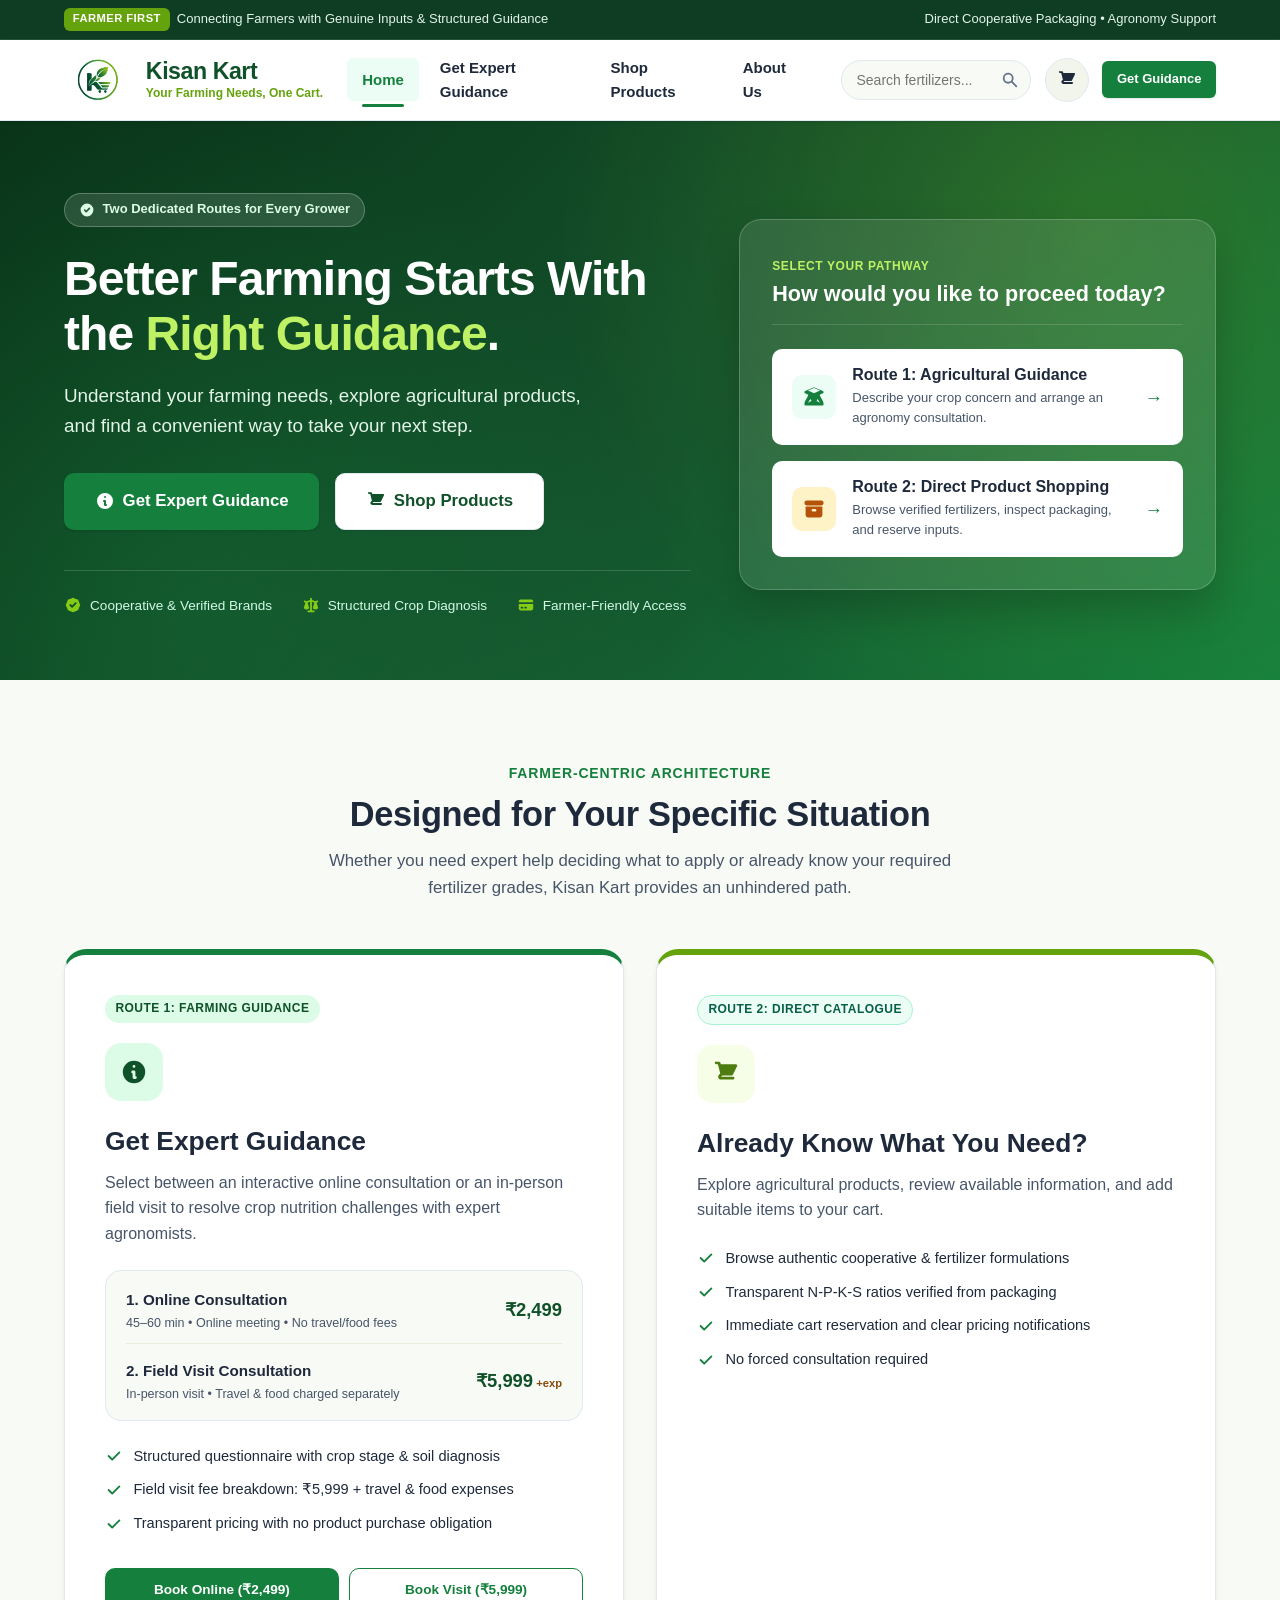
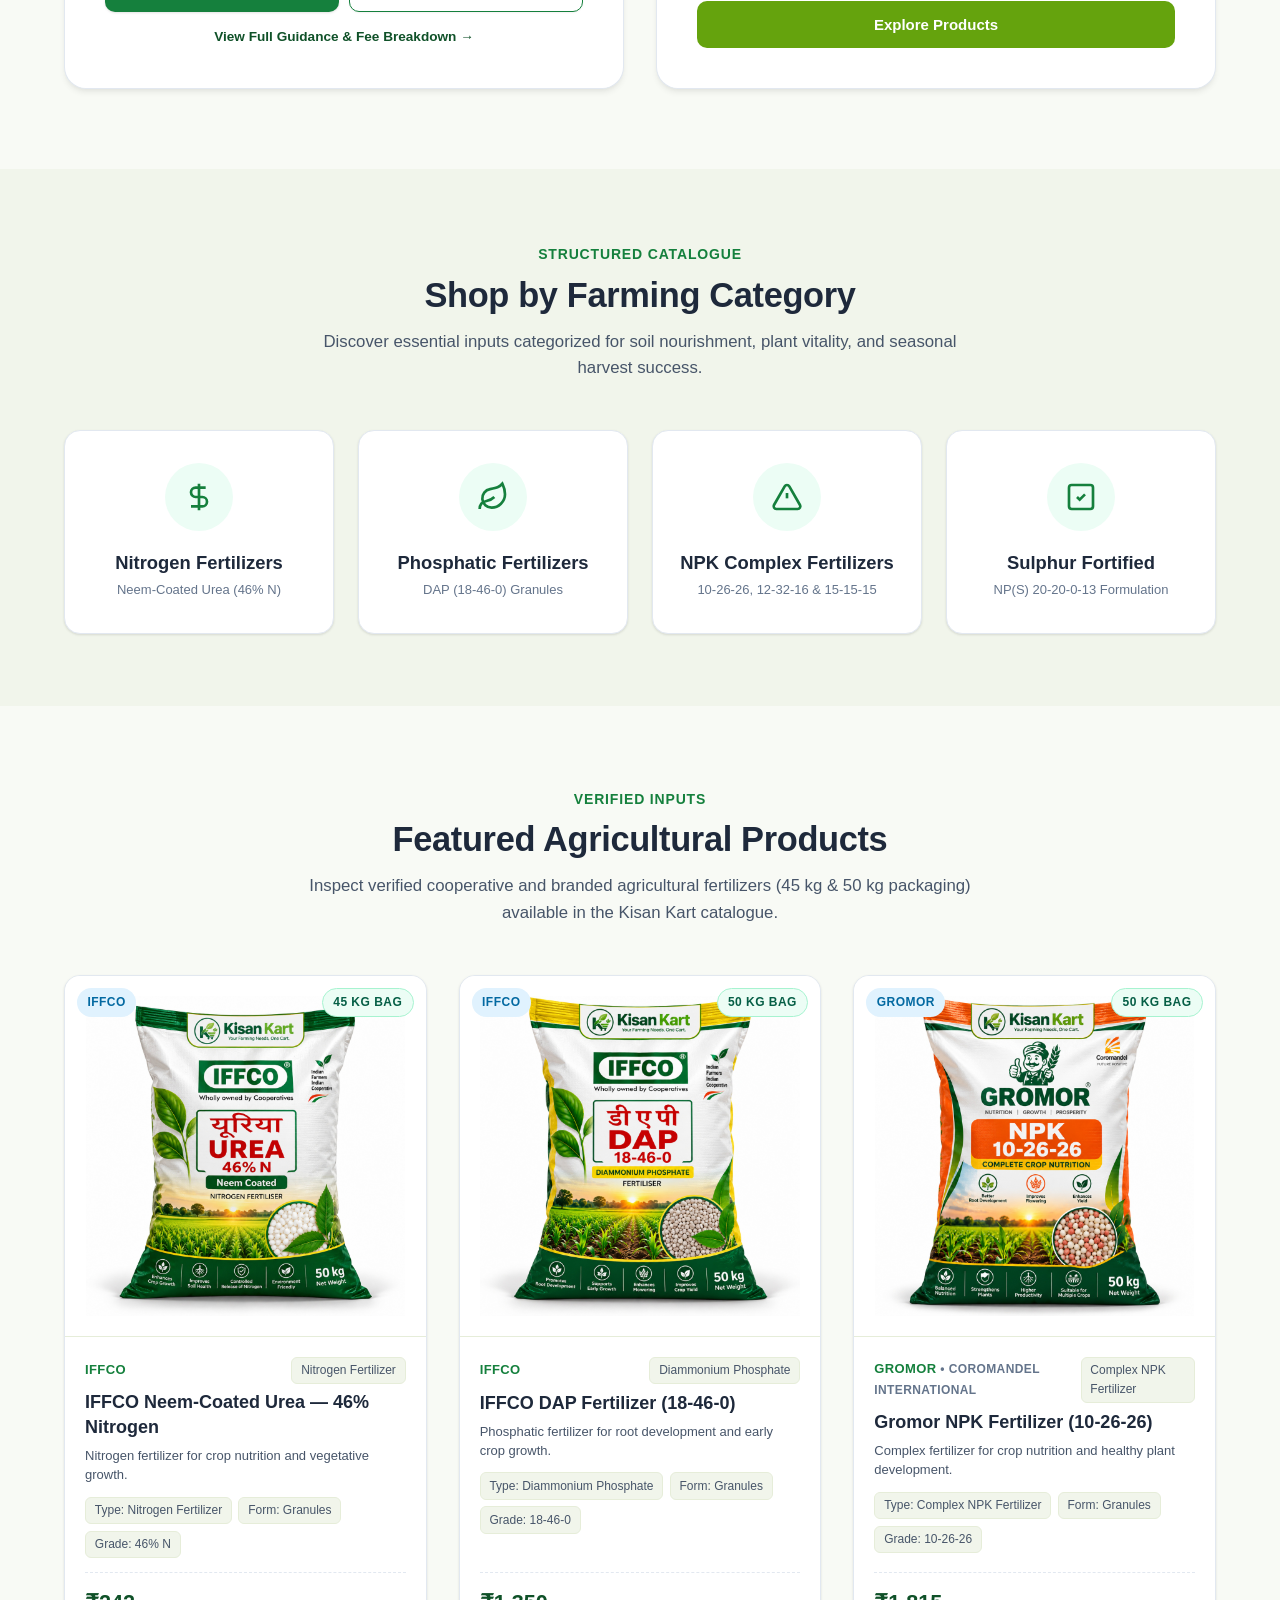
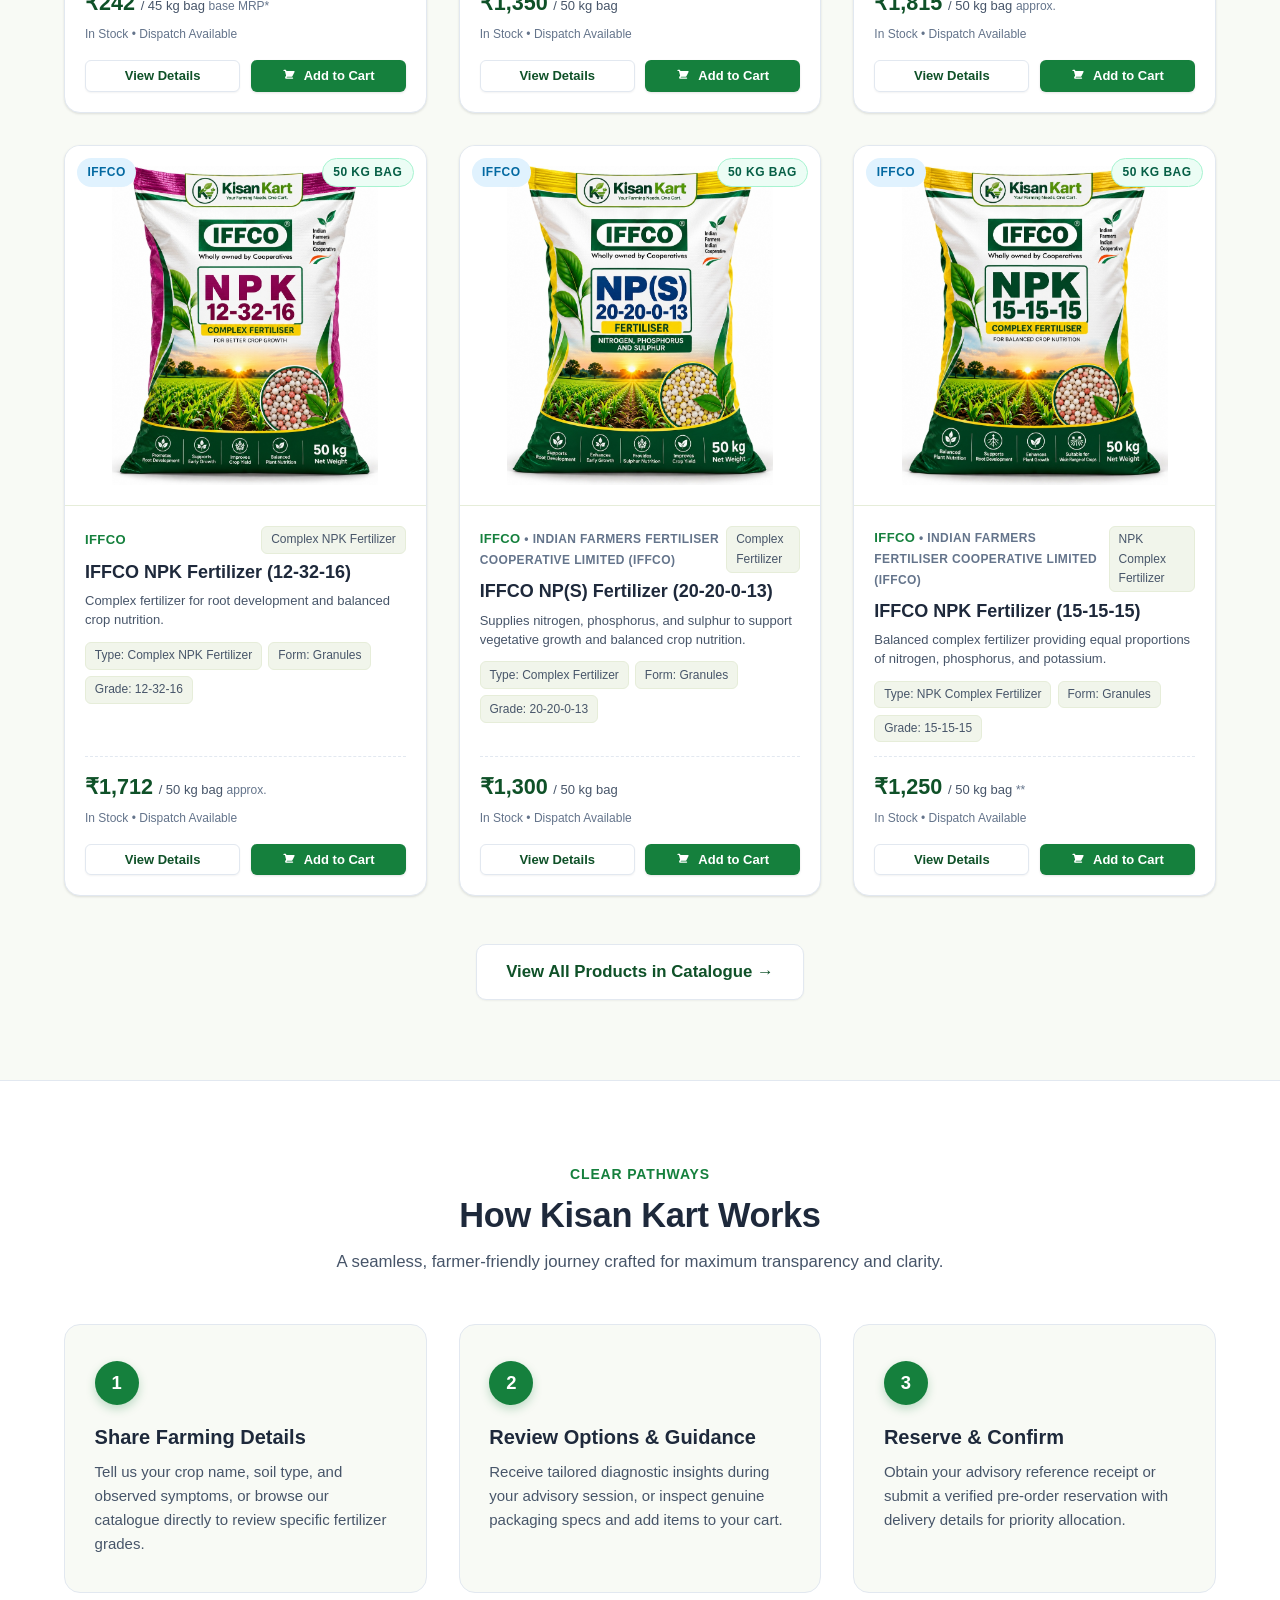
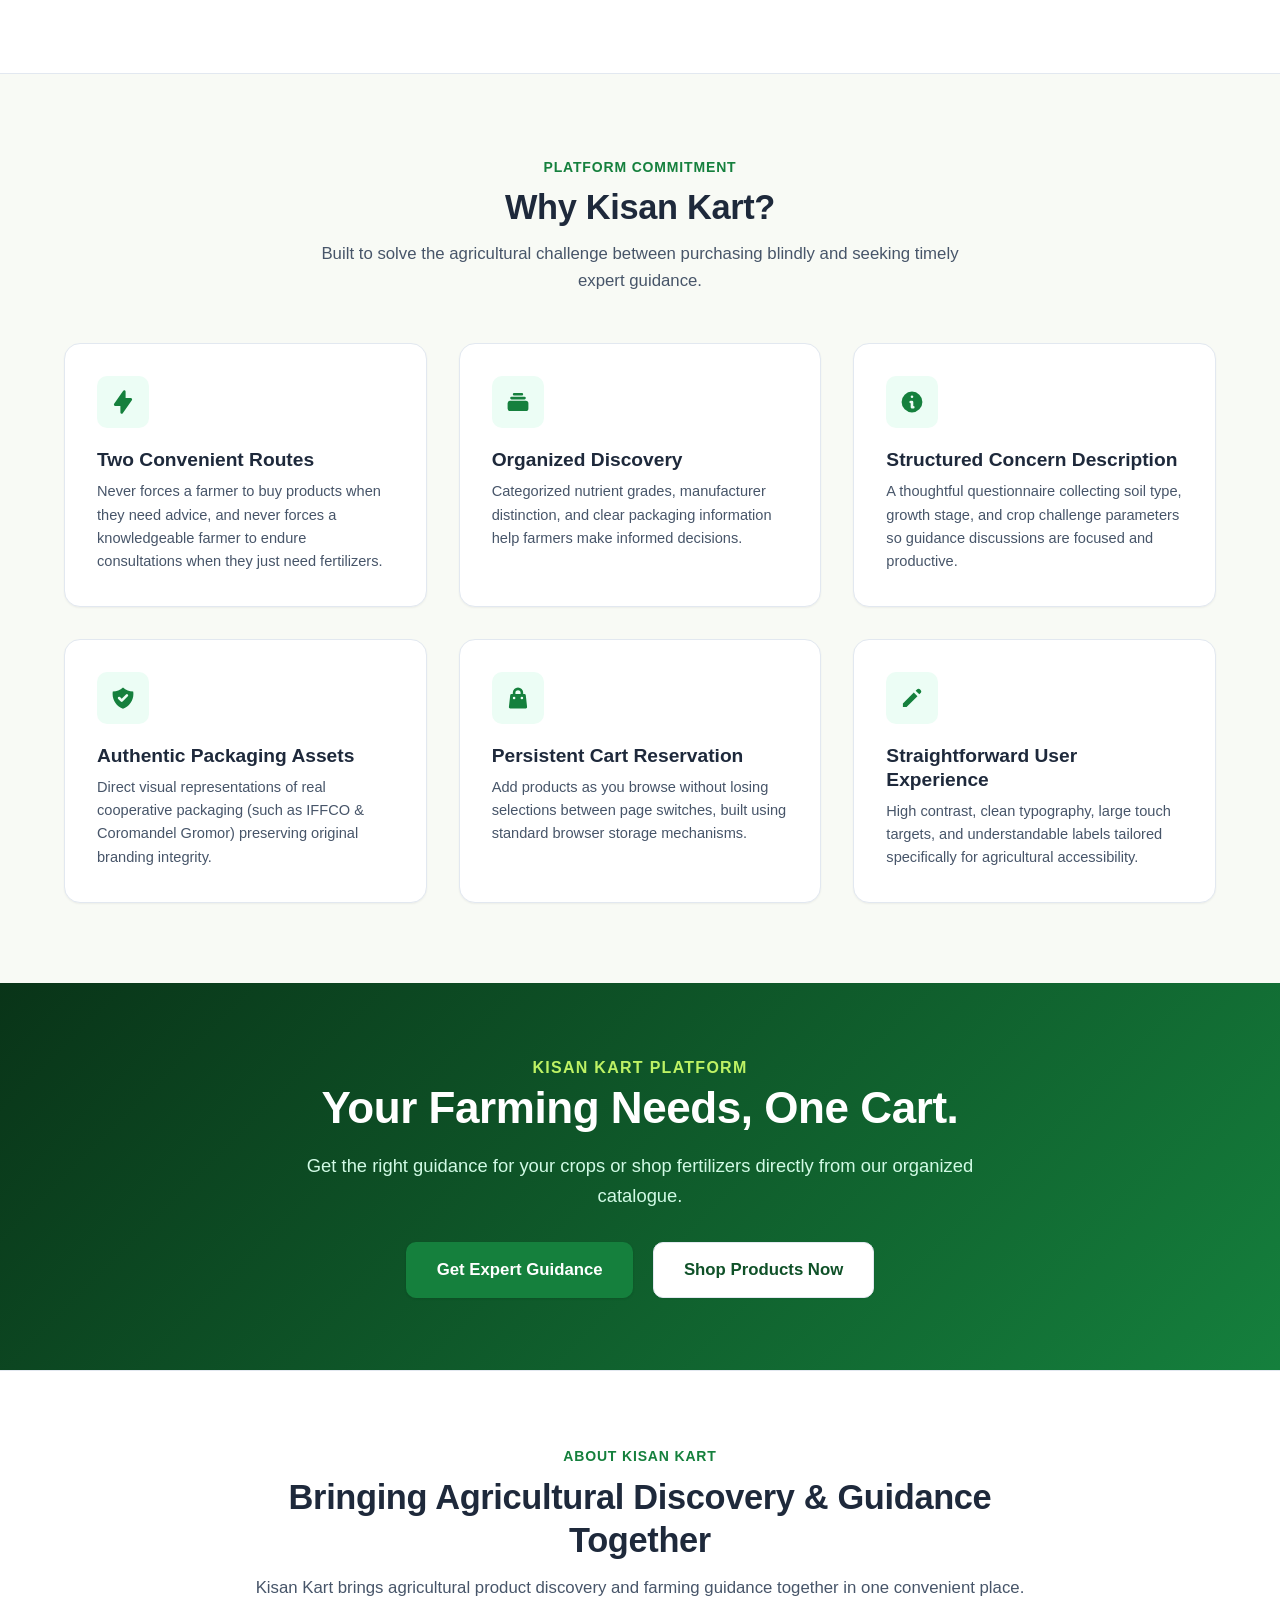
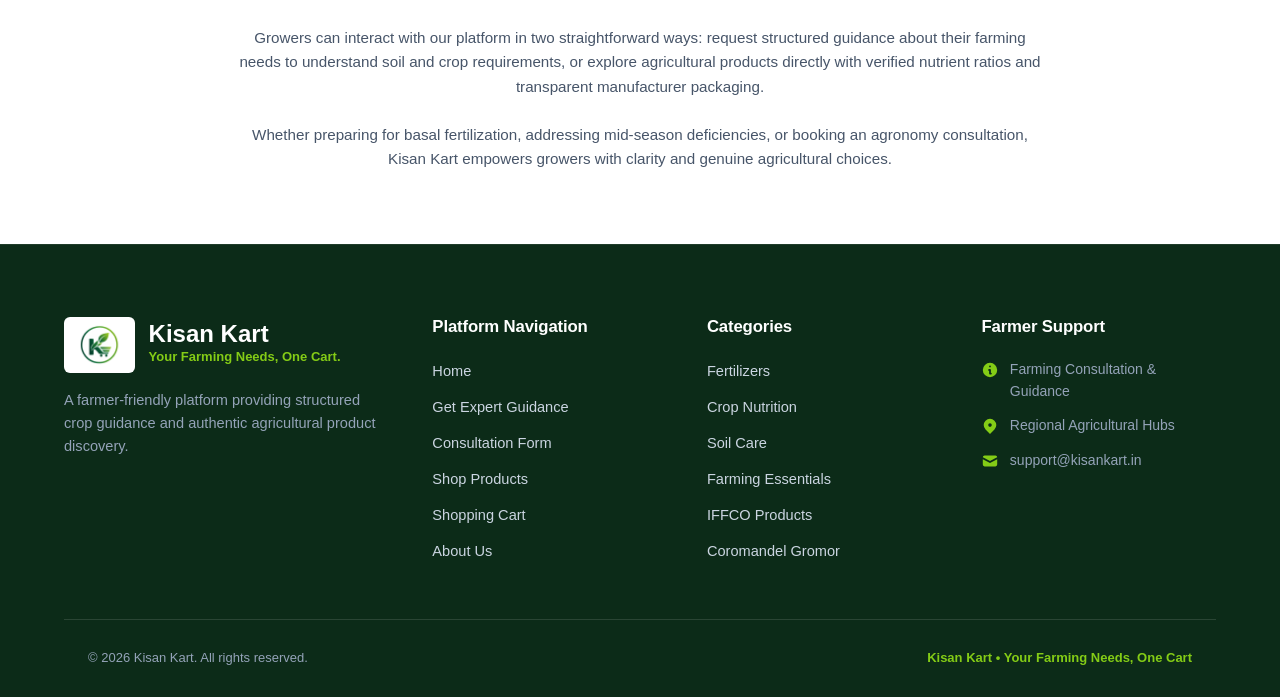
<file: index.html>
<!DOCTYPE html>
<html lang="en">
<head>
    <meta charset="UTF-8">
    <meta name="viewport" content="width=device-width, initial-scale=1.0">
    <title>Kisan Kart | Your Farming Needs, One Cart — Agricultural Shopping & Guidance</title>
    <meta name="description" content="Kisan Kart brings agricultural product discovery and farming guidance together in one convenient place. Explore certified fertilizers and request agronomy guidance.">
    
    <!-- Local Stylesheets (Direct file:// Compatible) -->
    <link rel="stylesheet" href="styles/style.css">
    <link rel="stylesheet" href="styles/responsive.css">
</head>
<body>

    <!-- TOP ANNOUNCEMENT BAR -->
    <aside class="top-notice-banner" aria-label="Official Platform Notice">
        <div class="container">
            <div class="banner-item">
                <span class="banner-badge">Farmer First</span>
                <span>Connecting Farmers with Genuine Inputs & Structured Guidance</span>
            </div>
            <div class="banner-item">
                <span>Direct Cooperative Packaging • Agronomy Support</span>
            </div>
        </div>
    </aside>

    <!-- SHARED SITE HEADER -->
    <header class="site-header">
        <div class="container header-container">
            <!-- Left: Official Kisan Kart Logo -->
            <a href="index.html" class="brand-link" title="Kisan Kart Homepage">
                <img src="assets/images/kisan-kart-logo.png" 
                     alt="Kisan Kart - Your Farming Needs, One Cart Logo" 
                     class="brand-logo-img">
                <div class="brand-meta">
                    <span class="brand-title">Kisan Kart</span>
                    <span class="brand-tagline">Your Farming Needs, One Cart.</span>
                </div>
            </a>

            <!-- Navigation Links -->
            <nav class="main-nav" id="mainNav" aria-label="Primary Navigation">
                <ul class="nav-list">
                    <li><a href="index.html" class="nav-link active">Home</a></li>
                    <li><a href="guidance.html" class="nav-link">Get Expert Guidance</a></li>
                    <li><a href="products.html" class="nav-link">Shop Products</a></li>
                    <li><a href="index.html#about-us" class="nav-link">About Us</a></li>
                </ul>
            </nav>

            <!-- Header Action Tools -->
            <div class="header-actions">
                <form class="header-search-form" id="headerSearchForm" role="search">
                    <input type="text" 
                           class="header-search-input" 
                           id="headerSearchInput" 
                           placeholder="Search fertilizers..." 
                           aria-label="Search agricultural products">
                    <button type="submit" class="header-search-btn" aria-label="Submit search">
                        <svg width="18" height="18" viewBox="0 0 20 20" fill="currentColor">
                            <path fill-rule="evenodd" d="M8 4a4 4 0 100 8 4 4 0 000-8zM2 8a6 6 0 1110.89 3.476l4.817 4.817a1 1 0 01-1.414 1.414l-4.816-4.816A6 6 0 012 8z" clip-rule="evenodd"/>
                        </svg>
                    </button>
                </form>

                <a href="cart.html" class="header-cart-btn" id="headerCartBtn" aria-label="Shopping Cart">
                    <svg width="20" height="20" viewBox="0 0 20 20" fill="currentColor">
                        <path d="M3 1a1 1 0 000 2h1.22l.305 1.222a.997.997 0 00.01.042l1.358 5.43-.893.892C3.74 11.846 4.632 14 6.414 14H15a1 1 0 000-2H6.414l1-1H14a1 1 0 00.894-.553l3-6A1 1 0 0017 3H6.28l-.24-1a1 1 0 00-.986-.78H3z"/>
                    </svg>
                    <span class="cart-count-badge" id="cartCountBadge" style="display: none;">0</span>
                </a>

                <a href="guidance.html" class="btn btn-primary btn-sm" id="headerGuidanceBtn">
                    Get Guidance
                </a>

                <button type="button" class="mobile-nav-toggle" id="mobileNavToggle" aria-label="Toggle navigation menu" aria-expanded="false">
                    <span></span>
                    <span></span>
                    <span></span>
                </button>
            </div>
        </div>
    </header>

    <main>
        <!-- SECTION 9.1: HERO SECTION -->
        <section class="hero-section">
            <div class="container">
                <div class="hero-grid">
                    <div class="hero-content">
                        <div class="hero-badge-pill">
                            <svg width="16" height="16" viewBox="0 0 20 20" fill="currentColor">
                                <path fill-rule="evenodd" d="M10 18a8 8 0 100-16 8 8 0 000 16zm3.707-9.293a1 1 0 00-1.414-1.414L9 10.586 7.707 9.293a1 1 0 00-1.414 1.414l2 2a1 1 0 001.414 0l4-4z" clip-rule="evenodd"/>
                            </svg>
                            Two Dedicated Routes for Every Grower
                        </div>
                        <h1 class="hero-title">
                            Better Farming Starts With the <span>Right Guidance</span>.
                        </h1>
                        <p class="hero-lead">
                            Understand your farming needs, explore agricultural products, and find a convenient way to take your next step.
                        </p>
                        
                        <div class="hero-cta-group">
                            <a href="guidance.html" class="btn btn-primary btn-lg" id="heroGuidanceCta">
                                <svg width="20" height="20" viewBox="0 0 20 20" fill="currentColor">
                                    <path fill-rule="evenodd" d="M18 10a8 8 0 11-16 0 8 8 0 0116 0zm-7-4a1 1 0 11-2 0 1 1 0 012 0zM9 9a1 1 0 000 2v3a1 1 0 001 1h1a1 1 0 100-2v-3a1 1 0 00-1-1H9z" clip-rule="evenodd"/>
                                </svg>
                                Get Expert Guidance
                            </a>
                            <a href="products.html" class="btn btn-secondary btn-lg" id="heroShopCta">
                                <svg width="20" height="20" viewBox="0 0 20 20" fill="currentColor">
                                    <path d="M3 1a1 1 0 000 2h1.22l.305 1.222a.997.997 0 00.01.042l1.358 5.43-.893.892C3.74 11.846 4.632 14 6.414 14H15a1 1 0 000-2H6.414l1-1H14a1 1 0 00.894-.553l3-6A1 1 0 0017 3H6.28l-.24-1a1 1 0 00-.986-.78H3z"/>
                                </svg>
                                Shop Products
                            </a>
                        </div>

                        <div class="hero-trust-bar">
                            <div class="trust-item">
                                <svg class="trust-icon" width="18" height="18" viewBox="0 0 20 20" fill="currentColor">
                                    <path fill-rule="evenodd" d="M6.267 3.455a3.066 3.066 0 001.745-.723 3.066 3.066 0 013.976 0 3.066 3.066 0 001.745.723 3.066 3.066 0 012.812 2.812c.051.643.304 1.254.723 1.745a3.066 3.066 0 010 3.976 3.066 3.066 0 00-.723 1.745 3.066 3.066 0 01-2.812 2.812 3.066 3.066 0 00-1.745.723 3.066 3.066 0 01-3.976 0 3.066 3.066 0 00-1.745-.723 3.066 3.066 0 01-2.812-2.812 3.066 3.066 0 00-.723-1.745 3.066 3.066 0 010-3.976 3.066 3.066 0 00.723-1.745 3.066 3.066 0 012.812-2.812zm7.44 5.252a1 1 0 00-1.414-1.414L9 10.586 7.707 9.293a1 1 0 00-1.414 1.414l2 2a1 1 0 001.414 0l4-4z" clip-rule="evenodd"/>
                                </svg>
                                <span>Cooperative & Verified Brands</span>
                            </div>
                            <div class="trust-item">
                                <svg class="trust-icon" width="18" height="18" viewBox="0 0 20 20" fill="currentColor">
                                    <path fill-rule="evenodd" d="M10 2a1 1 0 011 1v1.323l3.954 1.582 1.599-.8a1 1 0 01.894 1.79l-1.233.616 1.738 5.42a1 1 0 01-.285 1.05A3.989 3.989 0 0115 15a3.989 3.989 0 01-2.667-1.019 1 1 0 01-.285-1.05l1.715-5.349L11 6.477V16h2a1 1 0 110 2H7a1 1 0 110-2h2V6.477L6.237 7.582l1.715 5.349a1 1 0 01-.285 1.05A3.989 3.989 0 015 15a3.989 3.989 0 01-2.667-1.019 1 1 0 01-.285-1.05l1.738-5.42-1.233-.617a1 1 0 01.894-1.788l1.599.799L9 4.323V3a1 1 0 011-1z" clip-rule="evenodd"/>
                                </svg>
                                <span>Structured Crop Diagnosis</span>
                            </div>
                            <div class="trust-item">
                                <svg class="trust-icon" width="18" height="18" viewBox="0 0 20 20" fill="currentColor">
                                    <path fill-rule="evenodd" d="M4 4a2 2 0 00-2 2v1h16V6a2 2 0 00-2-2H4z" />
                                    <path fill-rule="evenodd" d="M18 9H2v5a2 2 0 002 2h12a2 2 0 002-2V9zM4 13a1 1 0 011-1h1a1 1 0 110 2H5a1 1 0 01-1-1zm5-1a1 1 0 100 2h1a1 1 0 100-2H9z" clip-rule="evenodd" />
                                </svg>
                                <span>Farmer-Friendly Access</span>
                            </div>
                        </div>
                    </div>

                    <!-- Showcase Card -->
                    <div class="hero-showcase">
                        <div class="showcase-header">
                            <span class="showcase-tag">Select Your Pathway</span>
                            <h3 class="showcase-title">How would you like to proceed today?</h3>
                        </div>
                        <div class="showcase-cards">
                            <a href="guidance.html" class="showcase-card-mini">
                                <div class="mini-card-icon mini-icon-guidance">
                                    <svg width="24" height="24" viewBox="0 0 20 20" fill="currentColor">
                                        <path d="M10.394 2.08a1 1 0 00-.788 0l-7 3a1 1 0 000 1.84L5.25 8.051a10.957 10.957 0 01-1.204 2.87C3.336 12.35 2 13.987 2 16a1 1 0 001 1h14a1 1 0 001-1c0-2.013-1.336-3.65-2.046-5.079a10.957 10.957 0 01-1.204-2.87l2.644-1.13a1 1 0 000-1.84l-7-3zM5.143 15c.421-1.19 1.13-2.316 2.073-3.238.164.55.38 1.082.646 1.588A6.98 6.98 0 005.143 15zm4.857-8.083L4.936 4.67 10 2.5l5.064 2.17L10 6.917zm2.784 4.845c.943.922 1.652 2.048 2.073 3.238a6.98 6.98 0 00-2.719-1.65c.266-.506.482-1.038.646-1.588z"/>
                                    </svg>
                                </div>
                                <div class="mini-card-info">
                                    <h4>Route 1: Agricultural Guidance</h4>
                                    <p>Describe your crop concern and arrange an agronomy consultation.</p>
                                </div>
                                <span class="mini-card-arrow">&rarr;</span>
                            </a>

                            <a href="products.html" class="showcase-card-mini">
                                <div class="mini-card-icon mini-icon-shop">
                                    <svg width="24" height="24" viewBox="0 0 20 20" fill="currentColor">
                                        <path d="M4 3a2 2 0 100 4h12a2 2 0 100-4H4z"/>
                                        <path fill-rule="evenodd" d="M3 8h14v7a2 2 0 01-2 2H5a2 2 0 01-2-2V8zm5 3a1 1 0 011-1h2a1 1 0 110 2H9a1 1 0 01-1-1z" clip-rule="evenodd"/>
                                    </svg>
                                </div>
                                <div class="mini-card-info">
                                    <h4>Route 2: Direct Product Shopping</h4>
                                    <p>Browse verified fertilizers, inspect packaging, and reserve inputs.</p>
                                </div>
                                <span class="mini-card-arrow">&rarr;</span>
                            </a>
                        </div>
                    </div>
                </div>
            </div>
        </section>

        <!-- SECTION 9.2: TWO PRIMARY SERVICE CARDS -->
        <section class="section-options">
            <div class="container">
                <div class="section-header">
                    <span class="section-pretitle">Farmer-Centric Architecture</span>
                    <h2 class="section-title">Designed for Your Specific Situation</h2>
                    <p class="section-subtitle">
                        Whether you need expert help deciding what to apply or already know your required fertilizer grades, Kisan Kart provides an unhindered path.
                    </p>
                </div>

                <div class="options-grid">
                    <!-- CARD A — GET EXPERT GUIDANCE -->
                    <div class="option-card option-card-guidance">
                        <span class="badge badge-primary option-badge">ROUTE 1: FARMING GUIDANCE</span>
                        <div class="option-icon-box">
                            <svg width="28" height="28" viewBox="0 0 20 20" fill="currentColor">
                                <path fill-rule="evenodd" d="M18 10a8 8 0 11-16 0 8 8 0 0116 0zm-7-4a1 1 0 11-2 0 1 1 0 012 0zM9 9a1 1 0 000 2v3a1 1 0 001 1h1a1 1 0 100-2v-3a1 1 0 00-1-1H9z" clip-rule="evenodd"/>
                            </svg>
                        </div>
                        <h3 class="option-title">Get Expert Guidance</h3>
                        <p class="option-desc">
                            Select between an interactive online consultation or an in-person field visit to resolve crop nutrition challenges with expert agronomists.
                        </p>

                        <div style="background-color: var(--color-bg-body); border: 1px solid var(--color-border); border-radius: var(--radius-lg); padding: 1rem 1.25rem; margin-bottom: 1.5rem; display: flex; flex-direction: column; gap: 0.85rem;">
                            <div style="display: flex; justify-content: space-between; align-items: center; border-bottom: 1px solid var(--color-border-subtle); padding-bottom: 0.65rem;">
                                <div>
                                    <strong style="color: var(--color-text-main); font-size: 0.95rem;">1. Online Consultation</strong>
                                    <div style="font-size: 0.785rem; color: var(--color-text-muted);">45–60 min &bull; Online meeting &bull; No travel/food fees</div>
                                </div>
                                <span style="font-weight: 800; font-size: 1.15rem; color: var(--color-primary-dark);">₹2,499</span>
                            </div>
                            <div style="display: flex; justify-content: space-between; align-items: center;">
                                <div>
                                    <strong style="color: var(--color-text-main); font-size: 0.95rem;">2. Field Visit Consultation</strong>
                                    <div style="font-size: 0.785rem; color: var(--color-text-muted);">In-person visit &bull; Travel &amp; food charged separately</div>
                                </div>
                                <span style="font-weight: 800; font-size: 1.15rem; color: var(--color-primary-dark);">₹5,999<small style="font-size: 0.7rem; font-weight: 600; color: #854d0e;"> +exp</small></span>
                            </div>
                        </div>
                        
                        <div class="option-features">
                            <div class="option-feature-item">
                                <svg width="18" height="18" viewBox="0 0 20 20" fill="currentColor">
                                    <path fill-rule="evenodd" d="M16.707 5.293a1 1 0 010 1.414l-8 8a1 1 0 01-1.414 0l-4-4a1 1 0 011.414-1.414L8 12.586l7.293-7.293a1 1 0 011.414 0z" clip-rule="evenodd"/>
                                </svg>
                                <span>Structured questionnaire with crop stage &amp; soil diagnosis</span>
                            </div>
                            <div class="option-feature-item">
                                <svg width="18" height="18" viewBox="0 0 20 20" fill="currentColor">
                                    <path fill-rule="evenodd" d="M16.707 5.293a1 1 0 010 1.414l-8 8a1 1 0 01-1.414 0l-4-4a1 1 0 011.414-1.414L8 12.586l7.293-7.293a1 1 0 011.414 0z" clip-rule="evenodd"/>
                                </svg>
                                <span>Field visit fee breakdown: ₹5,999 + travel &amp; food expenses</span>
                            </div>
                            <div class="option-feature-item">
                                <svg width="18" height="18" viewBox="0 0 20 20" fill="currentColor">
                                    <path fill-rule="evenodd" d="M16.707 5.293a1 1 0 010 1.414l-8 8a1 1 0 01-1.414 0l-4-4a1 1 0 011.414-1.414L8 12.586l7.293-7.293a1 1 0 011.414 0z" clip-rule="evenodd"/>
                                </svg>
                                <span>Transparent pricing with no product purchase obligation</span>
                            </div>
                        </div>

                        <div class="option-footer" style="display: flex; flex-direction: column; gap: 0.65rem;">
                            <div style="display: grid; grid-template-columns: 1fr 1fr; gap: 0.65rem;">
                                <a href="consultation.html?type=online" class="btn btn-primary" style="font-size: 0.85rem; padding: 0.65rem 0.5rem; text-align: center;">
                                    Book Online (₹2,499)
                                </a>
                                <a href="consultation.html?type=field" class="btn btn-secondary" style="font-size: 0.85rem; padding: 0.65rem 0.5rem; text-align: center; border: 1px solid var(--color-primary); color: var(--color-primary);">
                                    Book Visit (₹5,999)
                                </a>
                            </div>
                            <a href="guidance.html" style="text-align: center; font-size: 0.85rem; font-weight: 600; color: var(--color-primary-dark); padding-top: 0.25rem;">
                                View Full Guidance &amp; Fee Breakdown &rarr;
                            </a>
                        </div>
                    </div>

                    <!-- CARD B — SHOP PRODUCTS DIRECTLY -->
                    <div class="option-card option-card-shop">
                        <span class="badge badge-verified option-badge">ROUTE 2: DIRECT CATALOGUE</span>
                        <div class="option-icon-box">
                            <svg width="28" height="28" viewBox="0 0 20 20" fill="currentColor">
                                <path d="M3 1a1 1 0 000 2h1.22l.305 1.222a.997.997 0 00.01.042l1.358 5.43-.893.892C3.74 11.846 4.632 14 6.414 14H15a1 1 0 000-2H6.414l1-1H14a1 1 0 00.894-.553l3-6A1 1 0 0017 3H6.28l-.24-1a1 1 0 00-.986-.78H3z"/>
                            </svg>
                        </div>
                        <h3 class="option-title">Already Know What You Need?</h3>
                        <p class="option-desc">
                            Explore agricultural products, review available information, and add suitable items to your cart.
                        </p>
                        
                        <div class="option-features">
                            <div class="option-feature-item">
                                <svg width="18" height="18" viewBox="0 0 20 20" fill="currentColor">
                                    <path fill-rule="evenodd" d="M16.707 5.293a1 1 0 010 1.414l-8 8a1 1 0 01-1.414 0l-4-4a1 1 0 011.414-1.414L8 12.586l7.293-7.293a1 1 0 011.414 0z" clip-rule="evenodd"/>
                                </svg>
                                <span>Browse authentic cooperative & fertilizer formulations</span>
                            </div>
                            <div class="option-feature-item">
                                <svg width="18" height="18" viewBox="0 0 20 20" fill="currentColor">
                                    <path fill-rule="evenodd" d="M16.707 5.293a1 1 0 010 1.414l-8 8a1 1 0 01-1.414 0l-4-4a1 1 0 011.414-1.414L8 12.586l7.293-7.293a1 1 0 011.414 0z" clip-rule="evenodd"/>
                                </svg>
                                <span>Transparent N-P-K-S ratios verified from packaging</span>
                            </div>
                            <div class="option-feature-item">
                                <svg width="18" height="18" viewBox="0 0 20 20" fill="currentColor">
                                    <path fill-rule="evenodd" d="M16.707 5.293a1 1 0 010 1.414l-8 8a1 1 0 01-1.414 0l-4-4a1 1 0 011.414-1.414L8 12.586l7.293-7.293a1 1 0 011.414 0z" clip-rule="evenodd"/>
                                </svg>
                                <span>Immediate cart reservation and clear pricing notifications</span>
                            </div>
                            <div class="option-feature-item">
                                <svg width="18" height="18" viewBox="0 0 20 20" fill="currentColor">
                                    <path fill-rule="evenodd" d="M16.707 5.293a1 1 0 010 1.414l-8 8a1 1 0 01-1.414 0l-4-4a1 1 0 011.414-1.414L8 12.586l7.293-7.293a1 1 0 011.414 0z" clip-rule="evenodd"/>
                                </svg>
                                <span>No forced consultation required</span>
                            </div>
                        </div>

                        <div class="option-footer">
                            <a href="products.html" class="btn btn-accent btn-block">
                                Explore Products
                            </a>
                        </div>
                    </div>
                </div>
            </div>
        </section>

        <!-- SECTION 9.3: PRODUCT CATEGORIES -->
        <section class="section-categories">
            <div class="container">
                <div class="section-header">
                    <span class="section-pretitle">Structured Catalogue</span>
                    <h2 class="section-title">Shop by Farming Category</h2>
                    <p class="section-subtitle">
                        Discover essential inputs categorized for soil nourishment, plant vitality, and seasonal harvest success.
                    </p>
                </div>

                <div class="categories-grid">
                    <a href="products.html?category=Nitrogen%20Fertilizers" class="category-card">
                        <div class="category-icon-circle">
                            <svg width="32" height="32" viewBox="0 0 24 24" fill="none" stroke="currentColor" stroke-width="2">
                                <path d="M12 2v20M17 5H9.5a3.5 3.5 0 0 0 0 7h5a3.5 3.5 0 0 1 0 7H6"/>
                            </svg>
                        </div>
                        <h3 class="category-name">Nitrogen Fertilizers</h3>
                        <span class="category-count">Neem-Coated Urea (46% N)</span>
                    </a>

                    <a href="products.html?category=Phosphatic%20Fertilizers" class="category-card">
                        <div class="category-icon-circle">
                            <svg width="32" height="32" viewBox="0 0 24 24" fill="none" stroke="currentColor" stroke-width="2">
                                <path d="M11 20A7 7 0 0 1 9.8 6.1C15.5 5 17 4.48 19 2c1 2 2 4.18 2 8 0 5.5-4.78 10-10 10Z"/>
                                <path d="M2 21c0-3 1.85-5.36 5.08-6C9.5 14.52 12 13 13 12"/>
                            </svg>
                        </div>
                        <h3 class="category-name">Phosphatic Fertilizers</h3>
                        <span class="category-count">DAP (18-46-0) Granules</span>
                    </a>

                    <a href="products.html?category=NPK%20Complex%20Fertilizers" class="category-card">
                        <div class="category-icon-circle">
                            <svg width="32" height="32" viewBox="0 0 24 24" fill="none" stroke="currentColor" stroke-width="2">
                                <path d="m21.73 18-8-14a2 2 0 0 0-3.48 0l-8 14A2 2 0 0 0 4 21h16a2 2 0 0 0 1.73-3Z"/>
                                <line x1="12" y1="9" x2="12" y2="13"/>
                                <line x1="12" y1="17" x2="12.01" y2="17"/>
                            </svg>
                        </div>
                        <h3 class="category-name">NPK Complex Fertilizers</h3>
                        <span class="category-count">10-26-26, 12-32-16 & 15-15-15</span>
                    </a>

                    <a href="products.html?category=Nitrogen,%20Phosphorus%20%26%20Sulphur%20Fertilizers" class="category-card">
                        <div class="category-icon-circle">
                            <svg width="32" height="32" viewBox="0 0 24 24" fill="none" stroke="currentColor" stroke-width="2">
                                <rect width="18" height="18" x="3" y="3" rx="2"/>
                                <path d="m9 12 2 2 4-4"/>
                            </svg>
                        </div>
                        <h3 class="category-name">Sulphur Fortified</h3>
                        <span class="category-count">NP(S) 20-20-0-13 Formulation</span>
                    </a>
                </div>
            </div>
        </section>

        <!-- SECTION 9.4: FEATURED PRODUCTS -->
        <section class="section-products">
            <div class="container">
                <div class="section-header">
                    <span class="section-pretitle">Verified Inputs</span>
                    <h2 class="section-title">Featured Agricultural Products</h2>
                    <p class="section-subtitle">
                        Inspect verified cooperative and branded agricultural fertilizers (45 kg &amp; 50 kg packaging) available in the Kisan Kart catalogue.
                    </p>
                </div>

                <!-- Products Grid populated dynamically -->
                <div class="products-grid" id="featuredProductsGrid">
                    <!-- Populated by JavaScript -->
                </div>

                <div style="text-align: center; margin-top: 3rem;">
                    <a href="products.html" class="btn btn-secondary btn-lg">
                        View All Products in Catalogue &rarr;
                    </a>
                </div>
            </div>
        </section>

        <!-- SECTION 9.5: HOW IT WORKS -->
        <section class="section-steps">
            <div class="container">
                <div class="section-header">
                    <span class="section-pretitle">Clear Pathways</span>
                    <h2 class="section-title">How Kisan Kart Works</h2>
                    <p class="section-subtitle">
                        A seamless, farmer-friendly journey crafted for maximum transparency and clarity.
                    </p>
                </div>

                <div class="steps-grid">
                    <div class="step-card">
                        <div class="step-number">1</div>
                        <h3>Share Farming Details</h3>
                        <p>
                            Tell us your crop name, soil type, and observed symptoms, or browse our catalogue directly to review specific fertilizer grades.
                        </p>
                    </div>

                    <div class="step-card">
                        <div class="step-number">2</div>
                        <h3>Review Options & Guidance</h3>
                        <p>
                            Receive tailored diagnostic insights during your advisory session, or inspect genuine packaging specs and add items to your cart.
                        </p>
                    </div>

                    <div class="step-card">
                        <div class="step-number">3</div>
                        <h3>Reserve & Confirm</h3>
                        <p>
                            Obtain your advisory reference receipt or submit a verified pre-order reservation with delivery details for priority allocation.
                        </p>
                    </div>
                </div>
            </div>
        </section>

        <!-- SECTION 9.6: TRUST AND VALUE SECTION -->
        <section class="section-why">
            <div class="container">
                <div class="section-header">
                    <span class="section-pretitle">Platform Commitment</span>
                    <h2 class="section-title">Why Kisan Kart?</h2>
                    <p class="section-subtitle">
                        Built to solve the agricultural challenge between purchasing blindly and seeking timely expert guidance.
                    </p>
                </div>

                <div class="why-grid">
                    <div class="why-card">
                        <div class="why-icon">
                            <svg width="26" height="26" viewBox="0 0 20 20" fill="currentColor">
                                <path fill-rule="evenodd" d="M11.3 1.046A1 1 0 0112 2v5h4a1 1 0 01.82 1.573l-7 10A1 1 0 018 18v-5H4a1 1 0 01-.82-1.573l7-10a1 1 0 011.12-.38z" clip-rule="evenodd"/>
                            </svg>
                        </div>
                        <h3>Two Convenient Routes</h3>
                        <p>
                            Never forces a farmer to buy products when they need advice, and never forces a knowledgeable farmer to endure consultations when they just need fertilizers.
                        </p>
                    </div>

                    <div class="why-card">
                        <div class="why-icon">
                            <svg width="26" height="26" viewBox="0 0 20 20" fill="currentColor">
                                <path d="M7 3a1 1 0 000 2h6a1 1 0 100-2H7zM4 7a1 1 0 011-1h10a1 1 0 110 2H5a1 1 0 01-1-1zM2 11a2 2 0 012-2h12a2 2 0 012 2v4a2 2 0 01-2 2H4a2 2 0 01-2-2v-4z"/>
                            </svg>
                        </div>
                        <h3>Organized Discovery</h3>
                        <p>
                            Categorized nutrient grades, manufacturer distinction, and clear packaging information help farmers make informed decisions.
                        </p>
                    </div>

                    <div class="why-card">
                        <div class="why-icon">
                            <svg width="26" height="26" viewBox="0 0 20 20" fill="currentColor">
                                <path fill-rule="evenodd" d="M18 10a8 8 0 11-16 0 8 8 0 0116 0zm-7-4a1 1 0 11-2 0 1 1 0 012 0zM9 9a1 1 0 000 2v3a1 1 0 001 1h1a1 1 0 100-2v-3a1 1 0 00-1-1H9z" clip-rule="evenodd"/>
                            </svg>
                        </div>
                        <h3>Structured Concern Description</h3>
                        <p>
                            A thoughtful questionnaire collecting soil type, growth stage, and crop challenge parameters so guidance discussions are focused and productive.
                        </p>
                    </div>

                    <div class="why-card">
                        <div class="why-icon">
                            <svg width="26" height="26" viewBox="0 0 20 20" fill="currentColor">
                                <path fill-rule="evenodd" d="M2.166 4.999A11.954 11.954 0 0010 1.944 11.954 11.954 0 0017.834 5c.11.65.166 1.32.166 2.001 0 5.225-3.34 9.67-8 11.317C5.34 16.67 2 12.225 2 7c0-.682.057-1.35.166-2.001zm11.541 3.708a1 1 0 00-1.414-1.414L9 10.586 7.707 9.293a1 1 0 00-1.414 1.414l2 2a1 1 0 001.414 0l4-4z" clip-rule="evenodd"/>
                            </svg>
                        </div>
                        <h3>Authentic Packaging Assets</h3>
                        <p>
                            Direct visual representations of real cooperative packaging (such as IFFCO & Coromandel Gromor) preserving original branding integrity.
                        </p>
                    </div>

                    <div class="why-card">
                        <div class="why-icon">
                            <svg width="26" height="26" viewBox="0 0 20 20" fill="currentColor">
                                <path fill-rule="evenodd" d="M10 2a4 4 0 00-4 4v1H5a1 1 0 00-.994.89l-1 9A1 1 0 004 18h12a1 1 0 00.994-1.11l-1-9A1 1 0 0015 7h-1V6a4 4 0 00-4-4zm2 5V6a2 2 0 10-4 0v1h4zm-6 3a1 1 0 112 0 1 1 0 01-2 0zm7-1a1 1 0 100 2 1 1 0 000-2z" clip-rule="evenodd"/>
                            </svg>
                        </div>
                        <h3>Persistent Cart Reservation</h3>
                        <p>
                            Add products as you browse without losing selections between page switches, built using standard browser storage mechanisms.
                        </p>
                    </div>

                    <div class="why-card">
                        <div class="why-icon">
                            <svg width="26" height="26" viewBox="0 0 20 20" fill="currentColor">
                                <path d="M13.586 3.586a2 2 0 112.828 2.828l-.793.793-2.828-2.828.793-.793zM11.379 5.793L3 14.172V17h2.828l8.38-8.379-2.83-2.828z"/>
                            </svg>
                        </div>
                        <h3>Straightforward User Experience</h3>
                        <p>
                            High contrast, clean typography, large touch targets, and understandable labels tailored specifically for agricultural accessibility.
                        </p>
                    </div>
                </div>
            </div>
        </section>

        <!-- SECTION 9.7: FINAL CALL TO ACTION -->
        <section class="section-cta">
            <div class="container">
                <span class="cta-tagline">Kisan Kart Platform</span>
                <h2 class="cta-title">Your Farming Needs, One Cart.</h2>
                <p class="cta-desc">
                    Get the right guidance for your crops or shop fertilizers directly from our organized catalogue.
                </p>
                <div class="cta-buttons">
                    <a href="guidance.html" class="btn btn-primary btn-lg">
                        Get Expert Guidance
                    </a>
                    <a href="products.html" class="btn btn-secondary btn-lg">
                        Shop Products Now
                    </a>
                </div>
            </div>
        </section>

        <!-- SECTION 17: ABOUT US -->
        <section id="about-us" class="section-about" style="padding: 4.5rem 0; background-color: #ffffff; border-top: 1px solid var(--color-border);">
            <div class="container" style="max-width: 860px; text-align: center;">
                <span class="section-pretitle">About Kisan Kart</span>
                <h2 class="section-title">Bringing Agricultural Discovery & Guidance Together</h2>
                <p style="font-size: 1.05rem; line-height: 1.7; color: var(--color-text-muted); margin-bottom: 1.5rem;">
                    Kisan Kart brings agricultural product discovery and farming guidance together in one convenient place.
                </p>
                <p style="font-size: 0.95rem; line-height: 1.6; color: var(--color-text-muted); margin-bottom: 1.5rem;">
                    Growers can interact with our platform in two straightforward ways: request structured guidance about their farming needs to understand soil and crop requirements, or explore agricultural products directly with verified nutrient ratios and transparent manufacturer packaging.
                </p>
                <p style="font-size: 0.95rem; line-height: 1.6; color: var(--color-text-muted);">
                    Whether preparing for basal fertilization, addressing mid-season deficiencies, or booking an agronomy consultation, Kisan Kart empowers growers with clarity and genuine agricultural choices.
                </p>
            </div>
        </section>
    </main>

    <!-- SECTION 9.8: FOOTER -->
    <footer class="site-footer">
        <div class="container">
            <div class="footer-top">
                <!-- Brand Column -->
                <div class="footer-brand">
                    <a href="index.html" class="footer-logo-link">
                        <img src="assets/images/kisan-kart-logo.png" 
                             alt="Kisan Kart Official Logo" 
                             class="footer-logo-img">
                        <div>
                            <div class="footer-brand-title">Kisan Kart</div>
                            <div class="footer-brand-tagline">Your Farming Needs, One Cart.</div>
                        </div>
                    </a>
                    <p class="footer-desc">
                        A farmer-friendly platform providing structured crop guidance and authentic agricultural product discovery.
                    </p>
                </div>

                <!-- Navigation Links -->
                <div>
                    <h4 class="footer-heading">Platform Navigation</h4>
                    <ul class="footer-links">
                        <li><a href="index.html">Home</a></li>
                        <li><a href="guidance.html">Get Expert Guidance</a></li>
                        <li><a href="consultation.html">Consultation Form</a></li>
                        <li><a href="products.html">Shop Products</a></li>
                        <li><a href="cart.html">Shopping Cart</a></li>
                        <li><a href="index.html#about-us">About Us</a></li>
                    </ul>
                </div>

                <!-- Product Categories -->
                <div>
                    <h4 class="footer-heading">Categories</h4>
                    <ul class="footer-links">
                        <li><a href="products.html?category=Fertilizers">Fertilizers</a></li>
                        <li><a href="products.html?category=Crop%20Nutrition">Crop Nutrition</a></li>
                        <li><a href="products.html">Soil Care</a></li>
                        <li><a href="products.html">Farming Essentials</a></li>
                        <li><a href="products.html?brand=IFFCO">IFFCO Products</a></li>
                        <li><a href="products.html?brand=Coromandel%20Gromor">Coromandel Gromor</a></li>
                    </ul>
                </div>

                <!-- Support & Assistance -->
                <div>
                    <h4 class="footer-heading">Farmer Support</h4>
                    <ul class="footer-contact-list">
                        <li class="footer-contact-item">
                            <svg width="18" height="18" viewBox="0 0 20 20" fill="currentColor">
                                <path fill-rule="evenodd" d="M18 10a8 8 0 11-16 0 8 8 0 0116 0zm-7-4a1 1 0 11-2 0 1 1 0 012 0zM9 9a1 1 0 000 2v3a1 1 0 001 1h1a1 1 0 100-2v-3a1 1 0 00-1-1H9z" clip-rule="evenodd"/>
                            </svg>
                            <span>Farming Consultation & Guidance</span>
                        </li>
                        <li class="footer-contact-item">
                            <svg width="18" height="18" viewBox="0 0 20 20" fill="currentColor">
                                <path fill-rule="evenodd" d="M5.05 4.05a7 7 0 119.9 9.9L10 18.9l-4.95-4.95a7 7 0 010-9.9zM10 11a2 2 0 100-4 2 2 0 000 4z" clip-rule="evenodd"/>
                            </svg>
                            <span>Regional Agricultural Hubs</span>
                        </li>
                        <li class="footer-contact-item">
                            <svg width="18" height="18" viewBox="0 0 20 20" fill="currentColor">
                                <path d="M2.003 5.884L10 9.882l7.997-3.998A2 2 0 0016 4H4a2 2 0 00-1.997 1.884z"/>
                                <path d="M18 8.118l-8 4-8-4V14a2 2 0 002 2h12a2 2 0 002-2V8.118z"/>
                            </svg>
                            <span>support@kisankart.in</span>
                        </li>
                    </ul>
                </div>
            </div>

            <!-- Footer Bottom -->
            <div class="footer-bottom">
                <div class="container">
                    <div>
                        &copy; <span id="currentYear">2026</span> Kisan Kart. All rights reserved.
                    </div>
                    <div style="color: #84cc16; font-weight: 600;">
                        Kisan Kart • Your Farming Needs, One Cart
                    </div>
                </div>
            </div>
        </div>
    </footer>

    <!-- Classic Non-Module JavaScript Files (Ordered for file:// compatibility) -->
    <script src="scripts/products.js"></script>
    <script src="scripts/cart.js"></script>
    <script src="scripts/main.js"></script>
    <script>
        document.addEventListener("DOMContentLoaded", function() {
            var grid = document.getElementById("featuredProductsGrid");
            if (grid && window.KisanProducts) {
                var featured = window.KisanProducts.getFeatured();
                grid.innerHTML = featured.map(function(p) {
                    return window.createProductCardHTML(p);
                }).join("");
            }
        });
    </script>
</body>
</html>
</file>
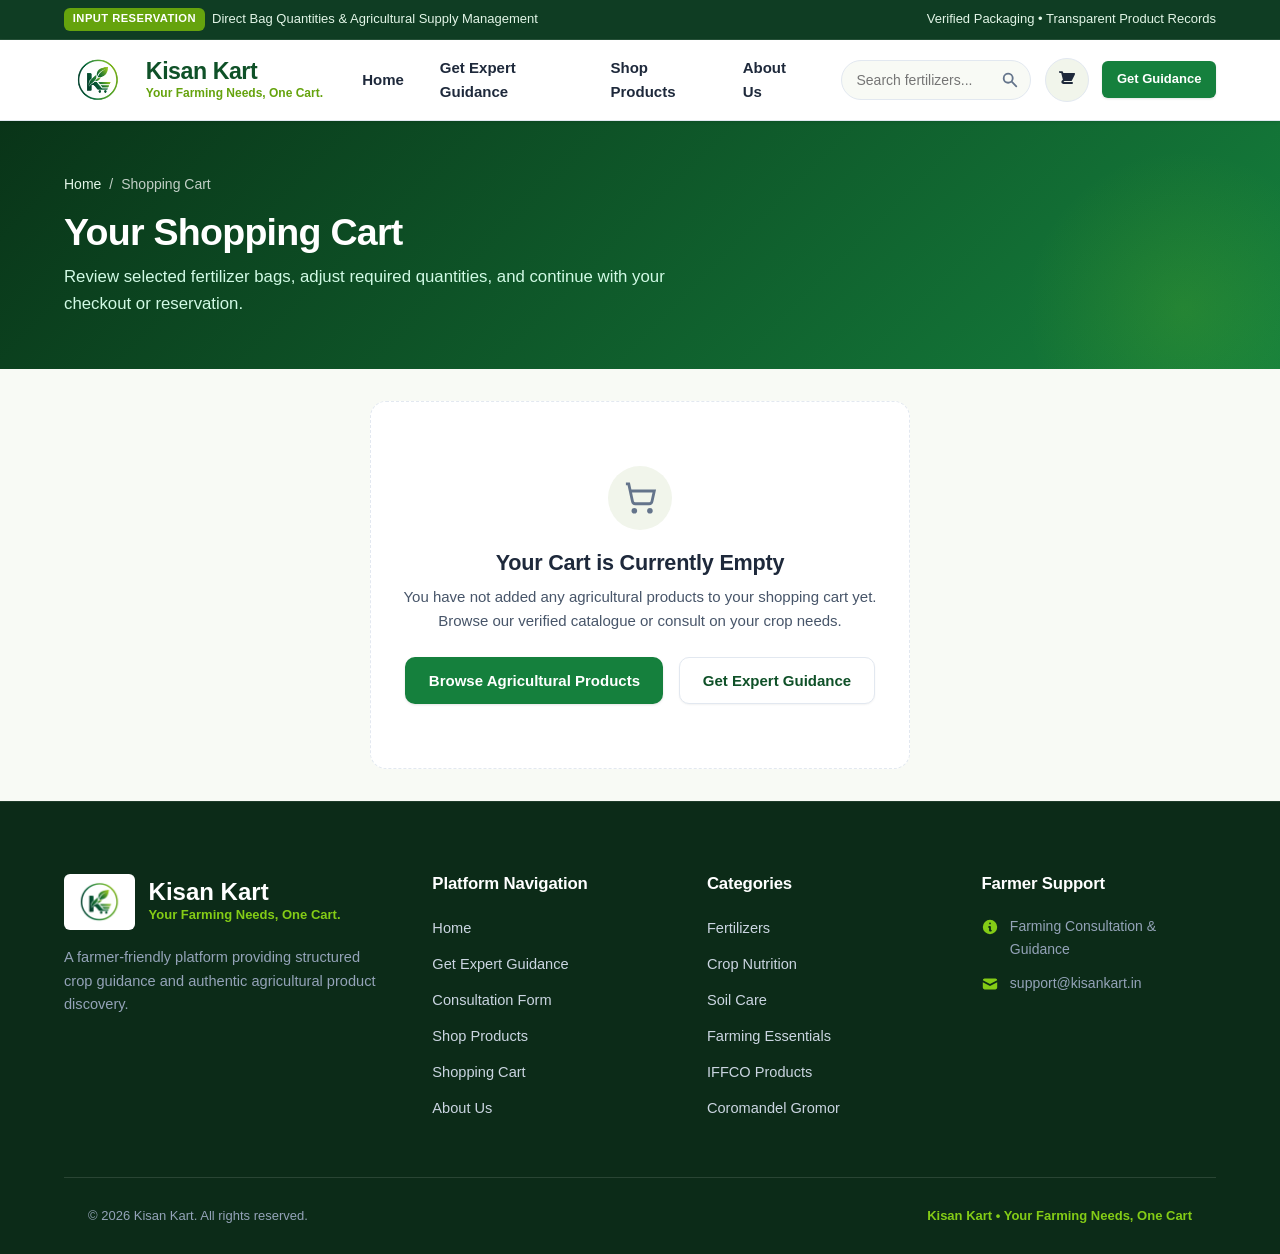
<file: cart.html>
<!DOCTYPE html>
<html lang="en">
<head>
    <meta charset="UTF-8">
    <meta name="viewport" content="width=device-width, initial-scale=1.0">
    <title>Shopping Cart | Kisan Kart</title>
    <meta name="description" content="Review your selected agricultural inputs, update quantities, and proceed through checkout on Kisan Kart.">
    
    <!-- Local Stylesheets (Direct file:// Compatible) -->
    <link rel="stylesheet" href="styles/style.css">
    <link rel="stylesheet" href="styles/responsive.css">
</head>
<body>

    <!-- TOP ANNOUNCEMENT BAR -->
    <aside class="top-notice-banner" aria-label="Official Platform Notice">
        <div class="container">
            <div class="banner-item">
                <span class="banner-badge">Input Reservation</span>
                <span>Direct Bag Quantities & Agricultural Supply Management</span>
            </div>
            <div class="banner-item">
                <span>Verified Packaging • Transparent Product Records</span>
            </div>
        </div>
    </aside>

    <!-- SHARED SITE HEADER -->
    <header class="site-header">
        <div class="container header-container">
            <a href="index.html" class="brand-link" title="Kisan Kart Homepage">
                <img src="assets/images/kisan-kart-logo.png" 
                     alt="Kisan Kart Logo" 
                     class="brand-logo-img">
                <div class="brand-meta">
                    <span class="brand-title">Kisan Kart</span>
                    <span class="brand-tagline">Your Farming Needs, One Cart.</span>
                </div>
            </a>

            <nav class="main-nav" id="mainNav" aria-label="Primary Navigation">
                <ul class="nav-list">
                    <li><a href="index.html" class="nav-link">Home</a></li>
                    <li><a href="guidance.html" class="nav-link">Get Expert Guidance</a></li>
                    <li><a href="products.html" class="nav-link">Shop Products</a></li>
                    <li><a href="index.html#about-us" class="nav-link">About Us</a></li>
                </ul>
            </nav>

            <div class="header-actions">
                <form class="header-search-form" id="headerSearchForm" role="search">
                    <input type="text" 
                           class="header-search-input" 
                           id="headerSearchInput" 
                           placeholder="Search fertilizers..." 
                           aria-label="Search agricultural products">
                    <button type="submit" class="header-search-btn" aria-label="Submit search">
                        <svg width="18" height="18" viewBox="0 0 20 20" fill="currentColor">
                            <path fill-rule="evenodd" d="M8 4a4 4 0 100 8 4 4 0 000-8zM2 8a6 6 0 1110.89 3.476l4.817 4.817a1 1 0 01-1.414 1.414l-4.816-4.816A6 6 0 012 8z" clip-rule="evenodd"/>
                        </svg>
                    </button>
                </form>

                <a href="cart.html" class="header-cart-btn" id="headerCartBtn" aria-label="Shopping Cart">
                    <svg width="20" height="20" viewBox="0 0 20 20" fill="currentColor">
                        <path d="M3 1a1 1 0 000 2h1.22l.305 1.222a.997.997 0 00.01.042l1.358 5.43-.893.892C3.74 11.846 4.632 14 6.414 14H15a1 1 0 000-2H6.414l1-1H14a1 1 0 00.894-.553l3-6A1 1 0 0017 3H6.28l-.24-1a1 1 0 00-.986-.78H3z"/>
                    </svg>
                    <span class="cart-count-badge" id="cartCountBadge" style="display: none;">0</span>
                </a>

                <a href="guidance.html" class="btn btn-primary btn-sm">
                    Get Guidance
                </a>

                <button type="button" class="mobile-nav-toggle" id="mobileNavToggle" aria-label="Toggle navigation menu" aria-expanded="false">
                    <span></span>
                    <span></span>
                    <span></span>
                </button>
            </div>
        </div>
    </header>

    <main>
        <!-- PAGE BANNER -->
        <section class="page-banner">
            <div class="container banner-content">
                <nav class="breadcrumb-list" aria-label="Breadcrumb">
                    <a href="index.html">Home</a>
                    <span>/</span>
                    <span>Shopping Cart</span>
                </nav>
                <h1 class="page-banner-title">Your Shopping Cart</h1>
                <p class="page-banner-desc">
                    Review selected fertilizer bags, adjust required quantities, and continue with your checkout or reservation.
                </p>
            </div>
        </section>

        <!-- CART LAYOUT -->
        <div class="container">
            
            <!-- EMPTY CART STATE -->
            <div id="cartEmptyState" class="empty-state-card" style="display: none;">
                <div class="empty-state-icon">
                    <svg width="34" height="34" viewBox="0 0 24 24" fill="none" stroke="currentColor" stroke-width="2">
                        <circle cx="8" cy="21" r="1"/>
                        <circle cx="19" cy="21" r="1"/>
                        <path d="M2.05 2.05h2l2.66 12.42a2 2 0 0 0 2 1.58h9.78a2 2 0 0 0 1.95-1.57l1.65-7.43H5.12"/>
                    </svg>
                </div>
                <h2 class="empty-state-title">Your Cart is Currently Empty</h2>
                <p class="empty-state-desc">
                    You have not added any agricultural products to your shopping cart yet. Browse our verified catalogue or consult on your crop needs.
                </p>
                <div style="display: flex; gap: 1rem; justify-content: center; flex-wrap: wrap;">
                    <a href="products.html" class="btn btn-primary">Browse Agricultural Products</a>
                    <a href="guidance.html" class="btn btn-secondary">Get Expert Guidance</a>
                </div>
            </div>

            <!-- FILLED CART CONTAINER -->
            <div id="cartFilledContainer" class="cart-layout-grid" style="display: none;">
                
                <!-- CART ITEMS LIST TABLE -->
                <div class="cart-items-card">
                    <div style="display: flex; justify-content: space-between; align-items: center; margin-bottom: 1.25rem; padding-bottom: 0.85rem; border-bottom: 1px solid var(--color-border);">
                        <h2 style="font-size: 1.35rem; color: var(--color-text-main);">Selected Products (<span id="cartTotalItemsCount">0</span>)</h2>
                        <button type="button" class="btn-reset-filters" id="clearCartBtn" style="color: var(--color-error-text);">
                            Clear All
                        </button>
                    </div>

                    <div style="overflow-x: auto;">
                        <table class="cart-table">
                            <thead>
                                <tr>
                                    <th>Product Details</th>
                                    <th>Packaging</th>
                                    <th>Quantity</th>
                                    <th>Price / Subtotal</th>
                                    <th>Action</th>
                                </tr>
                            </thead>
                            <tbody id="cartTableBody">
                                <!-- Populated dynamically by JS -->
                            </tbody>
                        </table>
                    </div>

                    <div style="margin-top: 1.75rem; display: flex; justify-content: space-between; align-items: center; flex-wrap: wrap; gap: 1rem;">
                        <a href="products.html" class="btn btn-secondary">
                            &larr; Continue Shopping
                        </a>
                        <div style="font-size: 0.8125rem; color: var(--color-text-muted);">
                            Need to diagnose crop symptoms? <a href="guidance.html">Request Guidance</a>
                        </div>
                    </div>
                </div>

                <!-- CART SUMMARY CARD -->
                <aside class="cart-summary-card" aria-label="Order Summary">
                    <h3 class="summary-title">Order Summary</h3>

                    <div class="summary-row">
                        <span>Total Quantity (Bags):</span>
                        <strong id="summaryTotalBags">0</strong>
                    </div>

                    <div class="summary-row">
                        <span>Distinct Products:</span>
                        <strong id="summaryUniqueProducts">0</strong>
                    </div>

                    <div class="summary-divider"></div>

                    <!-- Price Confirmation Notice -->
                    <div class="warning-notice-box" id="cartPricingNoticeBox" style="margin-bottom: 1.5rem; font-size: 0.8125rem; padding: 0.85rem;">
                        <svg width="18" height="18" viewBox="0 0 20 20" fill="currentColor">
                            <path fill-rule="evenodd" d="M18 10a8 8 0 11-16 0 8 8 0 0116 0zm-7-4a1 1 0 11-2 0 1 1 0 012 0zM9 9a1 1 0 000 2v3a1 1 0 001 1h1a1 1 0 100-2v-3a1 1 0 00-1-1H9z" clip-rule="evenodd"/>
                        </svg>
                        <div>
                            <strong>Pricing Notice:</strong>
                            <p style="margin: 0.2rem 0 0 0; color: #92400e;">
                                Official retail pricing and cooperative subsidies are being finalized with manufacturers. Order totals will be confirmed prior to billing.
                            </p>
                        </div>
                    </div>

                    <div class="summary-total-row">
                        <span class="summary-total-label">Subtotal Status:</span>
                        <span class="summary-total-value" id="cartSummarySubtotal">Price to be confirmed</span>
                    </div>

                    <a href="checkout.html" class="btn btn-primary btn-block btn-lg" id="proceedCheckoutBtn">
                        Proceed to Checkout &rarr;
                    </a>

                    <div style="margin-top: 1rem; text-align: center; font-size: 0.75rem; color: var(--color-text-subtle);">
                        Verified agricultural reservation • No payment charged until confirmed
                    </div>
                </aside>

            </div>

        </div>
    </main>

    <!-- SHARED FOOTER -->
    <footer class="site-footer">
        <div class="container">
            <div class="footer-top">
                <div class="footer-brand">
                    <a href="index.html" class="footer-logo-link">
                        <img src="assets/images/kisan-kart-logo.png" alt="Kisan Kart Logo" class="footer-logo-img">
                        <div>
                            <div class="footer-brand-title">Kisan Kart</div>
                            <div class="footer-brand-tagline">Your Farming Needs, One Cart.</div>
                        </div>
                    </a>
                    <p class="footer-desc">
                        A farmer-friendly platform providing structured crop guidance and authentic agricultural product discovery.
                    </p>
                </div>

                <div>
                    <h4 class="footer-heading">Platform Navigation</h4>
                    <ul class="footer-links">
                        <li><a href="index.html">Home</a></li>
                        <li><a href="guidance.html">Get Expert Guidance</a></li>
                        <li><a href="consultation.html">Consultation Form</a></li>
                        <li><a href="products.html">Shop Products</a></li>
                        <li><a href="cart.html">Shopping Cart</a></li>
                        <li><a href="index.html#about-us">About Us</a></li>
                    </ul>
                </div>

                <div>
                    <h4 class="footer-heading">Categories</h4>
                    <ul class="footer-links">
                        <li><a href="products.html?category=Fertilizers">Fertilizers</a></li>
                        <li><a href="products.html?category=Crop%20Nutrition">Crop Nutrition</a></li>
                        <li><a href="products.html">Soil Care</a></li>
                        <li><a href="products.html">Farming Essentials</a></li>
                        <li><a href="products.html?brand=IFFCO">IFFCO Products</a></li>
                        <li><a href="products.html?brand=Coromandel%20Gromor">Coromandel Gromor</a></li>
                    </ul>
                </div>

                <div>
                    <h4 class="footer-heading">Farmer Support</h4>
                    <ul class="footer-contact-list">
                        <li class="footer-contact-item">
                            <svg width="18" height="18" viewBox="0 0 20 20" fill="currentColor">
                                <path fill-rule="evenodd" d="M18 10a8 8 0 11-16 0 8 8 0 0116 0zm-7-4a1 1 0 11-2 0 1 1 0 012 0zM9 9a1 1 0 000 2v3a1 1 0 001 1h1a1 1 0 100-2v-3a1 1 0 00-1-1H9z" clip-rule="evenodd"/>
                            </svg>
                            <span>Farming Consultation & Guidance</span>
                        </li>
                        <li class="footer-contact-item">
                            <svg width="18" height="18" viewBox="0 0 20 20" fill="currentColor">
                                <path d="M2.003 5.884L10 9.882l7.997-3.998A2 2 0 0016 4H4a2 2 0 00-1.997 1.884z"/>
                                <path d="M18 8.118l-8 4-8-4V14a2 2 0 002 2h12a2 2 0 002-2V8.118z"/>
                            </svg>
                            <span>support@kisankart.in</span>
                        </li>
                    </ul>
                </div>
            </div>

            <div class="footer-bottom">
                <div class="container">
                    <div>&copy; <span id="currentYear">2026</span> Kisan Kart. All rights reserved.</div>
                    <div style="color: #84cc16; font-weight: 600;">Kisan Kart • Your Farming Needs, One Cart</div>
                </div>
            </div>
        </div>
    </footer>

    <!-- Scripts (Direct file:// Compatible) -->
    <script src="scripts/products.js"></script>
    <script src="scripts/cart.js"></script>
    <script src="scripts/main.js"></script>
    <script>
        document.addEventListener("DOMContentLoaded", function() {
            renderCartPage();

            window.addEventListener("kisan_cart_updated", renderCartPage);

            var clearBtn = document.getElementById("clearCartBtn");
            if (clearBtn) {
                clearBtn.addEventListener("click", function() {
                    if (confirm("Are you sure you want to remove all items from your cart?")) {
                        window.KisanCart.clearCart();
                        renderCartPage();
                    }
                });
            }

            function renderCartPage() {
                var emptyState = document.getElementById("cartEmptyState");
                var filledContainer = document.getElementById("cartFilledContainer");
                var tableBody = document.getElementById("cartTableBody");
                var totalItemsCount = document.getElementById("cartTotalItemsCount");
                var summaryBags = document.getElementById("summaryTotalBags");
                var summaryProducts = document.getElementById("summaryUniqueProducts");
                var summarySubtotal = document.getElementById("cartSummarySubtotal");
                var pricingNoticeBox = document.getElementById("cartPricingNoticeBox");

                if (!window.KisanCart) return;

                var items = window.KisanCart.getItems();

                if (items.length === 0) {
                    emptyState.style.display = "block";
                    filledContainer.style.display = "none";
                    return;
                }

                emptyState.style.display = "none";
                filledContainer.style.display = "grid";

                var financials = window.KisanCart.calculateFinancials();
                var totalBags = 0;

                tableBody.innerHTML = items.map(function(item) {
                    totalBags += item.quantity;
                    var itemPriceText = (item.product && typeof item.product.price === "number")
                        ? "₹" + (item.product.price * item.quantity).toLocaleString("en-IN") + (item.product.priceNote ? " (" + item.product.priceNote + ")" : "")
                        : "Price to be confirmed";
                    var bagLabel = (item.product && item.product.bagSize) ? (item.product.bagSize + " Bag") : "50 kg Bag";

                    return '' +
                        '<tr>' +
                            '<td>' +
                                '<div class="cart-item-info-cell">' +
                                    '<img src="' + item.product.image + '" alt="' + item.product.name + '" class="cart-item-thumb">' +
                                    '<div>' +
                                        '<div class="cart-item-brand">' + item.product.brand + '</div>' +
                                        '<div class="cart-item-title">' +
                                            '<a href="javascript:void(0)" onclick="viewProductDetails(\'' + item.product.id + '\')">' + item.product.name + '</a>' +
                                        '</div>' +
                                        '<div class="cart-item-grade">' + (item.product.grade || "Standard Formulation") + '</div>' +
                                    '</div>' +
                                '</div>' +
                            '</td>' +
                            '<td>' +
                                '<span class="badge badge-verified">' + bagLabel + '</span>' +
                            '</td>' +
                            '<td>' +
                                '<div class="quantity-stepper" style="height: 38px;">' +
                                    '<button type="button" class="stepper-btn cart-qty-minus" data-id="' + item.id + '">&minus;</button>' +
                                    '<input type="number" class="stepper-input cart-qty-input" data-id="' + item.id + '" value="' + item.quantity + '" min="1" max="100">' +
                                    '<button type="button" class="stepper-btn cart-qty-plus" data-id="' + item.id + '">&plus;</button>' +
                                '</div>' +
                            '</td>' +
                            '<td>' +
                                '<span class="cart-item-price-status">' + itemPriceText + '</span>' +
                            '</td>' +
                            '<td>' +
                                '<button type="button" class="btn-remove-item cart-remove-btn" data-id="' + item.id + '" title="Remove item">' +
                                    '<svg width="20" height="20" viewBox="0 0 20 20" fill="currentColor">' +
                                        '<path fill-rule="evenodd" d="M9 2a1 1 0 00-.894.553L7.382 4H4a1 1 0 000 2v10a2 2 0 002 2h8a2 2 0 002-2V6a1 1 0 100-2h-3.382l-.724-1.447A1 1 0 0011 2H9zM7 8a1 1 0 012 0v6a1 1 0 11-2 0V8zm5-1a1 1 0 00-1 1v6a1 1 0 102 0V8a1 1 0 00-1-1z" clip-rule="evenodd"/>' +
                                    '</svg>' +
                                '</button>' +
                            '</td>' +
                        '</tr>';
                }).join("");

                if (totalItemsCount) totalItemsCount.textContent = totalBags;
                if (summaryBags) summaryBags.textContent = totalBags;
                if (summaryProducts) summaryProducts.textContent = items.length;
                if (summarySubtotal) summarySubtotal.textContent = financials.displayStatus;

                if (pricingNoticeBox) {
                    pricingNoticeBox.style.display = financials.hasPendingPrices ? "flex" : "none";
                }

                // Attach listeners
                tableBody.querySelectorAll(".cart-qty-minus").forEach(function(btn) {
                    btn.addEventListener("click", function() {
                        var id = this.getAttribute("data-id");
                        var item = items.find(function(i) { return i.id === id; });
                        if (item && item.quantity > 1) {
                            window.KisanCart.updateQuantity(id, item.quantity - 1);
                            renderCartPage();
                        }
                    });
                });

                tableBody.querySelectorAll(".cart-qty-plus").forEach(function(btn) {
                    btn.addEventListener("click", function() {
                        var id = this.getAttribute("data-id");
                        var item = items.find(function(i) { return i.id === id; });
                        if (item) {
                            window.KisanCart.updateQuantity(id, item.quantity + 1);
                            renderCartPage();
                        }
                    });
                });

                tableBody.querySelectorAll(".cart-qty-input").forEach(function(input) {
                    input.addEventListener("change", function() {
                        var id = this.getAttribute("data-id");
                        var val = parseInt(this.value, 10);
                        if (!isNaN(val) && val >= 1) {
                            window.KisanCart.updateQuantity(id, val);
                        } else {
                            renderCartPage();
                        }
                    });
                });

                tableBody.querySelectorAll(".cart-remove-btn").forEach(function(btn) {
                    btn.addEventListener("click", function() {
                        var id = this.getAttribute("data-id");
                        window.KisanCart.removeItem(id);
                        renderCartPage();
                    });
                });
            }
        });
    </script>
</body>
</html>
</file>
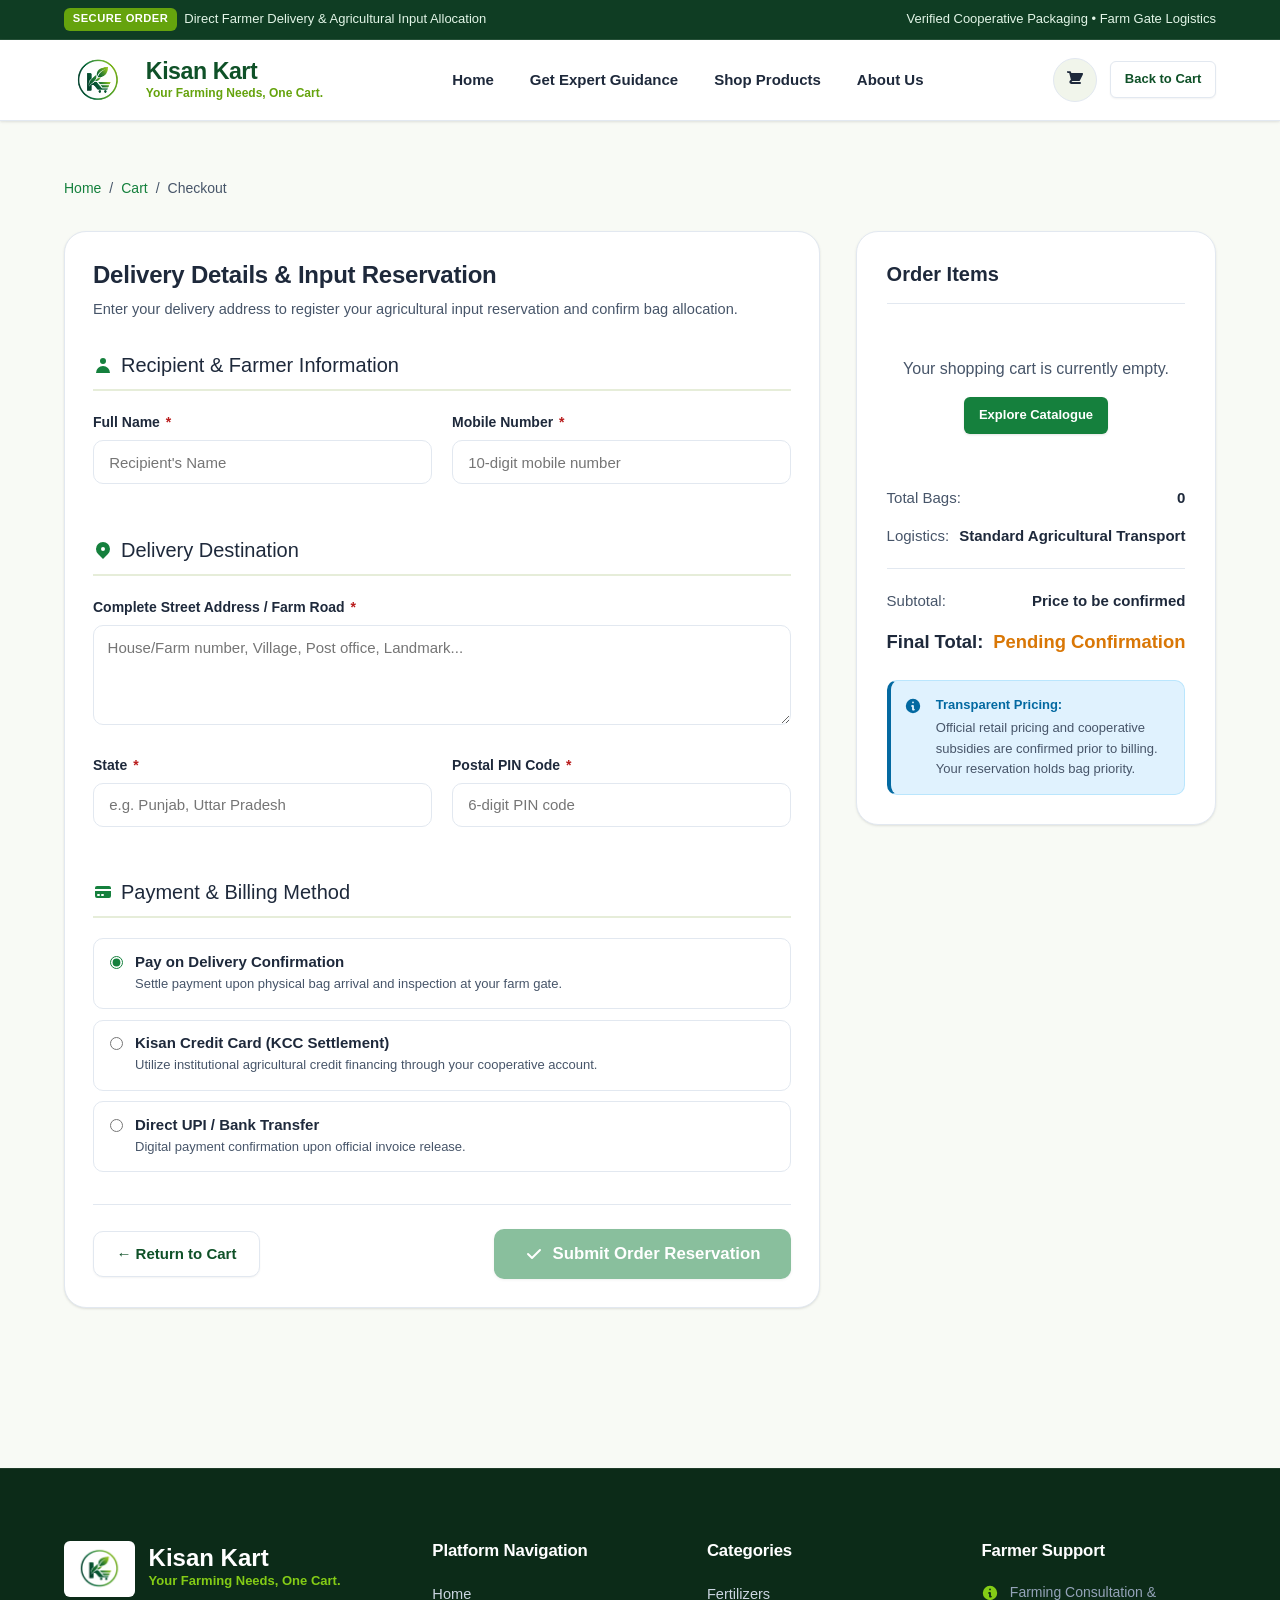
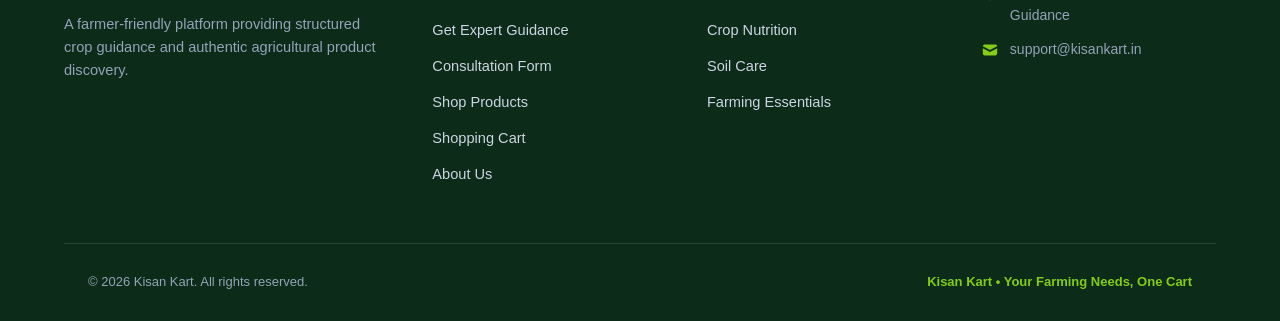
<file: checkout.html>
<!DOCTYPE html>
<html lang="en">
<head>
    <meta charset="UTF-8">
    <meta name="viewport" content="width=device-width, initial-scale=1.0">
    <title>Checkout & Order Confirmation | Kisan Kart</title>
    <meta name="description" content="Enter delivery address and review selected agricultural inputs for order reservation on Kisan Kart.">
    
    <!-- Local Stylesheets (Direct file:// Compatible) -->
    <link rel="stylesheet" href="styles/style.css">
    <link rel="stylesheet" href="styles/responsive.css">
</head>
<body>

    <!-- TOP ANNOUNCEMENT BAR -->
    <aside class="top-notice-banner" aria-label="Official Platform Notice">
        <div class="container">
            <div class="banner-item">
                <span class="banner-badge">Secure Order</span>
                <span>Direct Farmer Delivery & Agricultural Input Allocation</span>
            </div>
            <div class="banner-item">
                <span>Verified Cooperative Packaging • Farm Gate Logistics</span>
            </div>
        </div>
    </aside>

    <!-- SHARED SITE HEADER -->
    <header class="site-header">
        <div class="container header-container">
            <a href="index.html" class="brand-link" title="Kisan Kart Homepage">
                <img src="assets/images/kisan-kart-logo.png" 
                     alt="Kisan Kart Logo" 
                     class="brand-logo-img">
                <div class="brand-meta">
                    <span class="brand-title">Kisan Kart</span>
                    <span class="brand-tagline">Your Farming Needs, One Cart.</span>
                </div>
            </a>

            <nav class="main-nav" id="mainNav" aria-label="Primary Navigation">
                <ul class="nav-list">
                    <li><a href="index.html" class="nav-link">Home</a></li>
                    <li><a href="guidance.html" class="nav-link">Get Expert Guidance</a></li>
                    <li><a href="products.html" class="nav-link">Shop Products</a></li>
                    <li><a href="index.html#about-us" class="nav-link">About Us</a></li>
                </ul>
            </nav>

            <div class="header-actions">
                <a href="cart.html" class="header-cart-btn" id="headerCartBtn" aria-label="Shopping Cart">
                    <svg width="20" height="20" viewBox="0 0 20 20" fill="currentColor">
                        <path d="M3 1a1 1 0 000 2h1.22l.305 1.222a.997.997 0 00.01.042l1.358 5.43-.893.892C3.74 11.846 4.632 14 6.414 14H15a1 1 0 000-2H6.414l1-1H14a1 1 0 00.894-.553l3-6A1 1 0 0017 3H6.28l-.24-1a1 1 0 00-.986-.78H3z"/>
                    </svg>
                    <span class="cart-count-badge" id="cartCountBadge" style="display: none;">0</span>
                </a>

                <a href="cart.html" class="btn btn-secondary btn-sm">
                    Back to Cart
                </a>

                <button type="button" class="mobile-nav-toggle" id="mobileNavToggle" aria-label="Toggle navigation menu" aria-expanded="false">
                    <span></span>
                    <span></span>
                    <span></span>
                </button>
            </div>
        </div>
    </header>

    <main class="consultation-form-wrap">
        <div class="container">
            
            <!-- Breadcrumbs -->
            <nav class="breadcrumb-list" style="color: var(--color-text-muted); margin-bottom: 2rem;" aria-label="Breadcrumb">
                <a href="index.html" style="color: var(--color-primary);">Home</a>
                <span>/</span>
                <a href="cart.html" style="color: var(--color-primary);">Cart</a>
                <span>/</span>
                <span>Checkout</span>
            </nav>

            <div class="cart-layout-grid" style="padding-top: 0;">
                
                <!-- CHECKOUT FORM -->
                <div class="cart-items-card">
                    <h2 style="font-size: 1.5rem; color: var(--color-text-main); margin-bottom: 0.5rem;">
                        Delivery Details & Input Reservation
                    </h2>
                    <p style="font-size: 0.9125rem; color: var(--color-text-muted); margin-bottom: 1.75rem;">
                        Enter your delivery address to register your agricultural input reservation and confirm bag allocation.
                    </p>

                    <form id="checkoutForm" novalidate>
                        
                        <!-- Customer Info -->
                        <div class="form-section-title">
                            <svg width="20" height="20" viewBox="0 0 20 20" fill="currentColor" style="color: var(--color-primary);">
                                <path fill-rule="evenodd" d="M10 9a3 3 0 100-6 3 3 0 000 6zm-7 9a7 7 0 1114 0H3z" clip-rule="evenodd"/>
                            </svg>
                            <span>Recipient & Farmer Information</span>
                        </div>

                        <div class="form-row">
                            <div class="form-group">
                                <label for="customerName" class="form-label">Full Name <span class="required">*</span></label>
                                <input type="text" id="customerName" class="form-control" placeholder="Recipient's Name" required>
                                <div class="form-error-msg">Please enter your full name.</div>
                            </div>

                            <div class="form-group">
                                <label for="customerPhone" class="form-label">Mobile Number <span class="required">*</span></label>
                                <input type="tel" id="customerPhone" class="form-control" placeholder="10-digit mobile number" maxlength="10" required>
                                <div class="form-error-msg">Please enter a valid 10-digit mobile number.</div>
                            </div>
                        </div>

                        <!-- Delivery Destination -->
                        <div class="form-section-title" style="margin-top: 1.75rem;">
                            <svg width="20" height="20" viewBox="0 0 20 20" fill="currentColor" style="color: var(--color-primary);">
                                <path fill-rule="evenodd" d="M5.05 4.05a7 7 0 119.9 9.9L10 18.9l-4.95-4.95a7 7 0 010-9.9zM10 11a2 2 0 100-4 2 2 0 000 4z" clip-rule="evenodd"/>
                            </svg>
                            <span>Delivery Destination</span>
                        </div>

                        <div class="form-group">
                            <label for="customerAddress" class="form-label">Complete Street Address / Farm Road <span class="required">*</span></label>
                            <textarea id="customerAddress" class="form-control" rows="2" placeholder="House/Farm number, Village, Post office, Landmark..." required></textarea>
                            <div class="form-error-msg">Please provide your complete delivery address.</div>
                        </div>

                        <div class="form-row">
                            <div class="form-group">
                                <label for="customerState" class="form-label">State <span class="required">*</span></label>
                                <input type="text" id="customerState" class="form-control" placeholder="e.g. Punjab, Uttar Pradesh" required>
                                <div class="form-error-msg">Please enter your state.</div>
                            </div>

                            <div class="form-group">
                                <label for="customerPin" class="form-label">Postal PIN Code <span class="required">*</span></label>
                                <input type="text" id="customerPin" class="form-control" placeholder="6-digit PIN code" maxlength="6" required>
                                <div class="form-error-msg">Please enter a valid 6-digit postal PIN code.</div>
                            </div>
                        </div>

                        <!-- Payment Method Preference -->
                        <div class="form-section-title" style="margin-top: 1.75rem;">
                            <svg width="20" height="20" viewBox="0 0 20 20" fill="currentColor" style="color: var(--color-primary);">
                                <path fill-rule="evenodd" d="M4 4a2 2 0 00-2 2v1h16V6a2 2 0 00-2-2H4z" />
                                <path fill-rule="evenodd" d="M18 9H2v5a2 2 0 002 2h12a2 2 0 002-2V9zM4 13a1 1 0 011-1h1a1 1 0 110 2H5a1 1 0 01-1-1zm5-1a1 1 0 100 2h1a1 1 0 100-2H9z" clip-rule="evenodd" />
                            </svg>
                            <span>Payment & Billing Method</span>
                        </div>

                        <div class="radio-group" style="margin-bottom: 2rem;">
                            <label class="custom-option-label">
                                <input type="radio" name="paymentMethod" value="Pay on Delivery Confirmation" checked>
                                <div class="option-text-group">
                                    <h5>Pay on Delivery Confirmation</h5>
                                    <p>Settle payment upon physical bag arrival and inspection at your farm gate.</p>
                                </div>
                            </label>

                            <label class="custom-option-label">
                                <input type="radio" name="paymentMethod" value="Kisan Credit Card (KCC Settlement)">
                                <div class="option-text-group">
                                    <h5>Kisan Credit Card (KCC Settlement)</h5>
                                    <p>Utilize institutional agricultural credit financing through your cooperative account.</p>
                                </div>
                            </label>

                            <label class="custom-option-label">
                                <input type="radio" name="paymentMethod" value="Direct UPI / Bank Transfer">
                                <div class="option-text-group">
                                    <h5>Direct UPI / Bank Transfer</h5>
                                    <p>Digital payment confirmation upon official invoice release.</p>
                                </div>
                            </label>
                        </div>

                        <div style="display: flex; justify-content: space-between; align-items: center; padding-top: 1.5rem; border-top: 1px solid var(--color-border); flex-wrap: wrap; gap: 1rem;">
                            <a href="cart.html" class="btn btn-secondary">
                                &larr; Return to Cart
                            </a>

                            <button type="submit" class="btn btn-primary btn-lg" id="placeOrderBtn">
                                <svg width="20" height="20" viewBox="0 0 20 20" fill="currentColor">
                                    <path fill-rule="evenodd" d="M16.707 5.293a1 1 0 010 1.414l-8 8a1 1 0 01-1.414 0l-4-4a1 1 0 011.414-1.414L8 12.586l7.293-7.293a1 1 0 011.414 0z" clip-rule="evenodd"/>
                                </svg>
                                Submit Order Reservation
                            </button>
                        </div>
                    </form>
                </div>

                <!-- ORDER ITEMS SUMMARY SIDEBAR -->
                <aside class="cart-summary-card" aria-label="Order Items Summary">
                    <h3 class="summary-title">Order Items</h3>

                    <div id="checkoutItemsList" style="margin-bottom: 1.25rem;">
                        <!-- Rendered by checkout.js -->
                    </div>

                    <div class="summary-row">
                        <span>Total Bags:</span>
                        <strong id="checkoutTotalQty">0</strong>
                    </div>

                    <div class="summary-row">
                        <span>Logistics:</span>
                        <strong>Standard Agricultural Transport</strong>
                    </div>

                    <div class="summary-divider"></div>

                    <div class="summary-row">
                        <span>Subtotal:</span>
                        <strong id="checkoutSubtotalDisplay">Price to be confirmed</strong>
                    </div>

                    <div class="summary-total-row">
                        <span class="summary-total-label">Final Total:</span>
                        <span class="summary-total-value" id="checkoutTotalDisplay">Pending Confirmation</span>
                    </div>

                    <div class="info-notice-box" style="margin-top: 1rem; margin-bottom: 0; padding: 0.85rem; font-size: 0.8125rem;">
                        <svg width="18" height="18" viewBox="0 0 20 20" fill="currentColor">
                            <path fill-rule="evenodd" d="M18 10a8 8 0 11-16 0 8 8 0 0116 0zm-7-4a1 1 0 11-2 0 1 1 0 012 0zM9 9a1 1 0 000 2v3a1 1 0 001 1h1a1 1 0 100-2v-3a1 1 0 00-1-1H9z" clip-rule="evenodd"/>
                        </svg>
                        <div>
                            <strong>Transparent Pricing:</strong>
                            <p style="margin: 0.15rem 0 0 0;">
                                Official retail pricing and cooperative subsidies are confirmed prior to billing. Your reservation holds bag priority.
                            </p>
                        </div>
                    </div>
                </aside>

            </div>

        </div>
    </main>

    <!-- SHARED FOOTER -->
    <footer class="site-footer">
        <div class="container">
            <div class="footer-top">
                <div class="footer-brand">
                    <a href="index.html" class="footer-logo-link">
                        <img src="assets/images/kisan-kart-logo.png" alt="Kisan Kart Logo" class="footer-logo-img">
                        <div>
                            <div class="footer-brand-title">Kisan Kart</div>
                            <div class="footer-brand-tagline">Your Farming Needs, One Cart.</div>
                        </div>
                    </a>
                    <p class="footer-desc">
                        A farmer-friendly platform providing structured crop guidance and authentic agricultural product discovery.
                    </p>
                </div>

                <div>
                    <h4 class="footer-heading">Platform Navigation</h4>
                    <ul class="footer-links">
                        <li><a href="index.html">Home</a></li>
                        <li><a href="guidance.html">Get Expert Guidance</a></li>
                        <li><a href="consultation.html">Consultation Form</a></li>
                        <li><a href="products.html">Shop Products</a></li>
                        <li><a href="cart.html">Shopping Cart</a></li>
                        <li><a href="index.html#about-us">About Us</a></li>
                    </ul>
                </div>

                <div>
                    <h4 class="footer-heading">Categories</h4>
                    <ul class="footer-links">
                        <li><a href="products.html?category=Fertilizers">Fertilizers</a></li>
                        <li><a href="products.html?category=Crop%20Nutrition">Crop Nutrition</a></li>
                        <li><a href="products.html">Soil Care</a></li>
                        <li><a href="products.html">Farming Essentials</a></li>
                    </ul>
                </div>

                <div>
                    <h4 class="footer-heading">Farmer Support</h4>
                    <ul class="footer-contact-list">
                        <li class="footer-contact-item">
                            <svg width="18" height="18" viewBox="0 0 20 20" fill="currentColor">
                                <path fill-rule="evenodd" d="M18 10a8 8 0 11-16 0 8 8 0 0116 0zm-7-4a1 1 0 11-2 0 1 1 0 012 0zM9 9a1 1 0 000 2v3a1 1 0 001 1h1a1 1 0 100-2v-3a1 1 0 00-1-1H9z" clip-rule="evenodd"/>
                            </svg>
                            <span>Farming Consultation & Guidance</span>
                        </li>
                        <li class="footer-contact-item">
                            <svg width="18" height="18" viewBox="0 0 20 20" fill="currentColor">
                                <path d="M2.003 5.884L10 9.882l7.997-3.998A2 2 0 0016 4H4a2 2 0 00-1.997 1.884z"/>
                                <path d="M18 8.118l-8 4-8-4V14a2 2 0 002 2h12a2 2 0 002-2V8.118z"/>
                            </svg>
                            <span>support@kisankart.in</span>
                        </li>
                    </ul>
                </div>
            </div>

            <div class="footer-bottom">
                <div class="container">
                    <div>&copy; <span id="currentYear">2026</span> Kisan Kart. All rights reserved.</div>
                    <div style="color: #84cc16; font-weight: 600;">Kisan Kart • Your Farming Needs, One Cart</div>
                </div>
            </div>
        </div>
    </footer>

    <!-- Scripts (Direct file:// Compatible) -->
    <script src="scripts/products.js"></script>
    <script src="scripts/cart.js"></script>
    <script src="scripts/main.js"></script>
    <script src="scripts/checkout.js"></script>
</body>
</html>
</file>
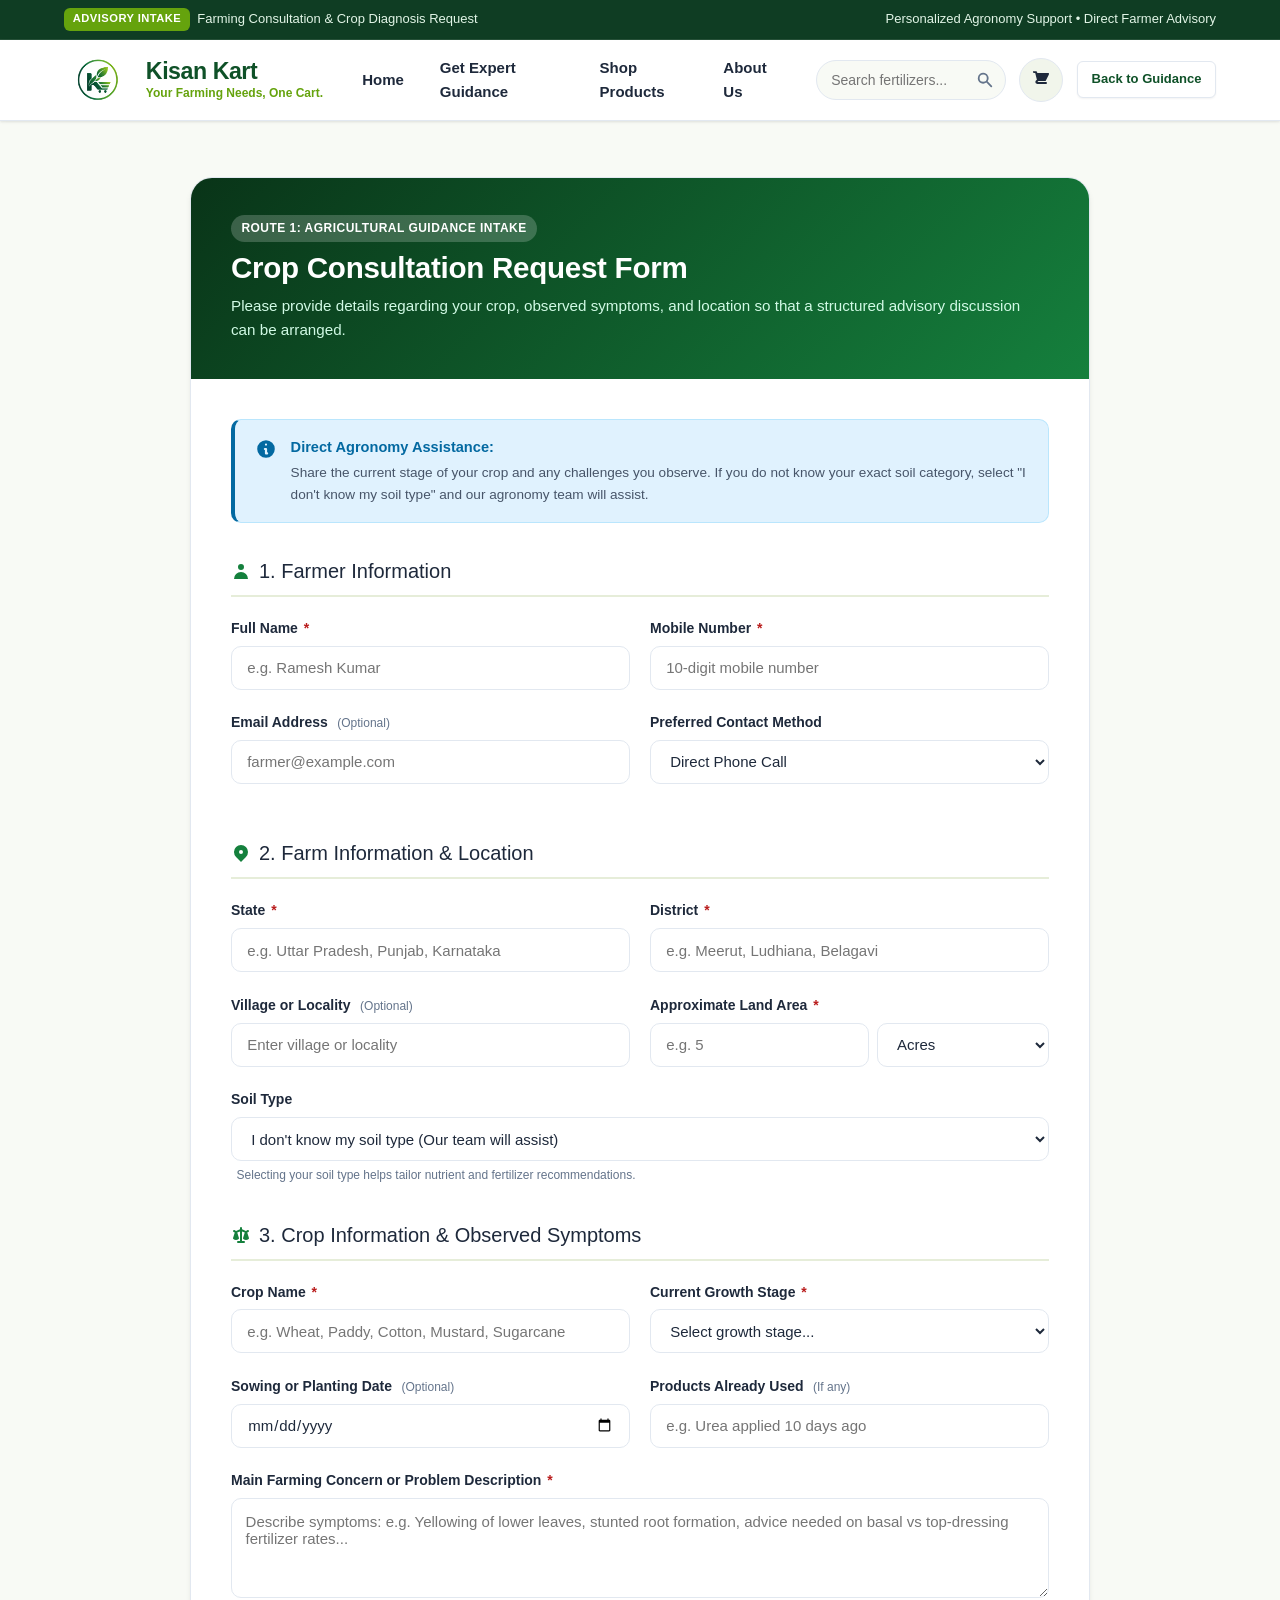
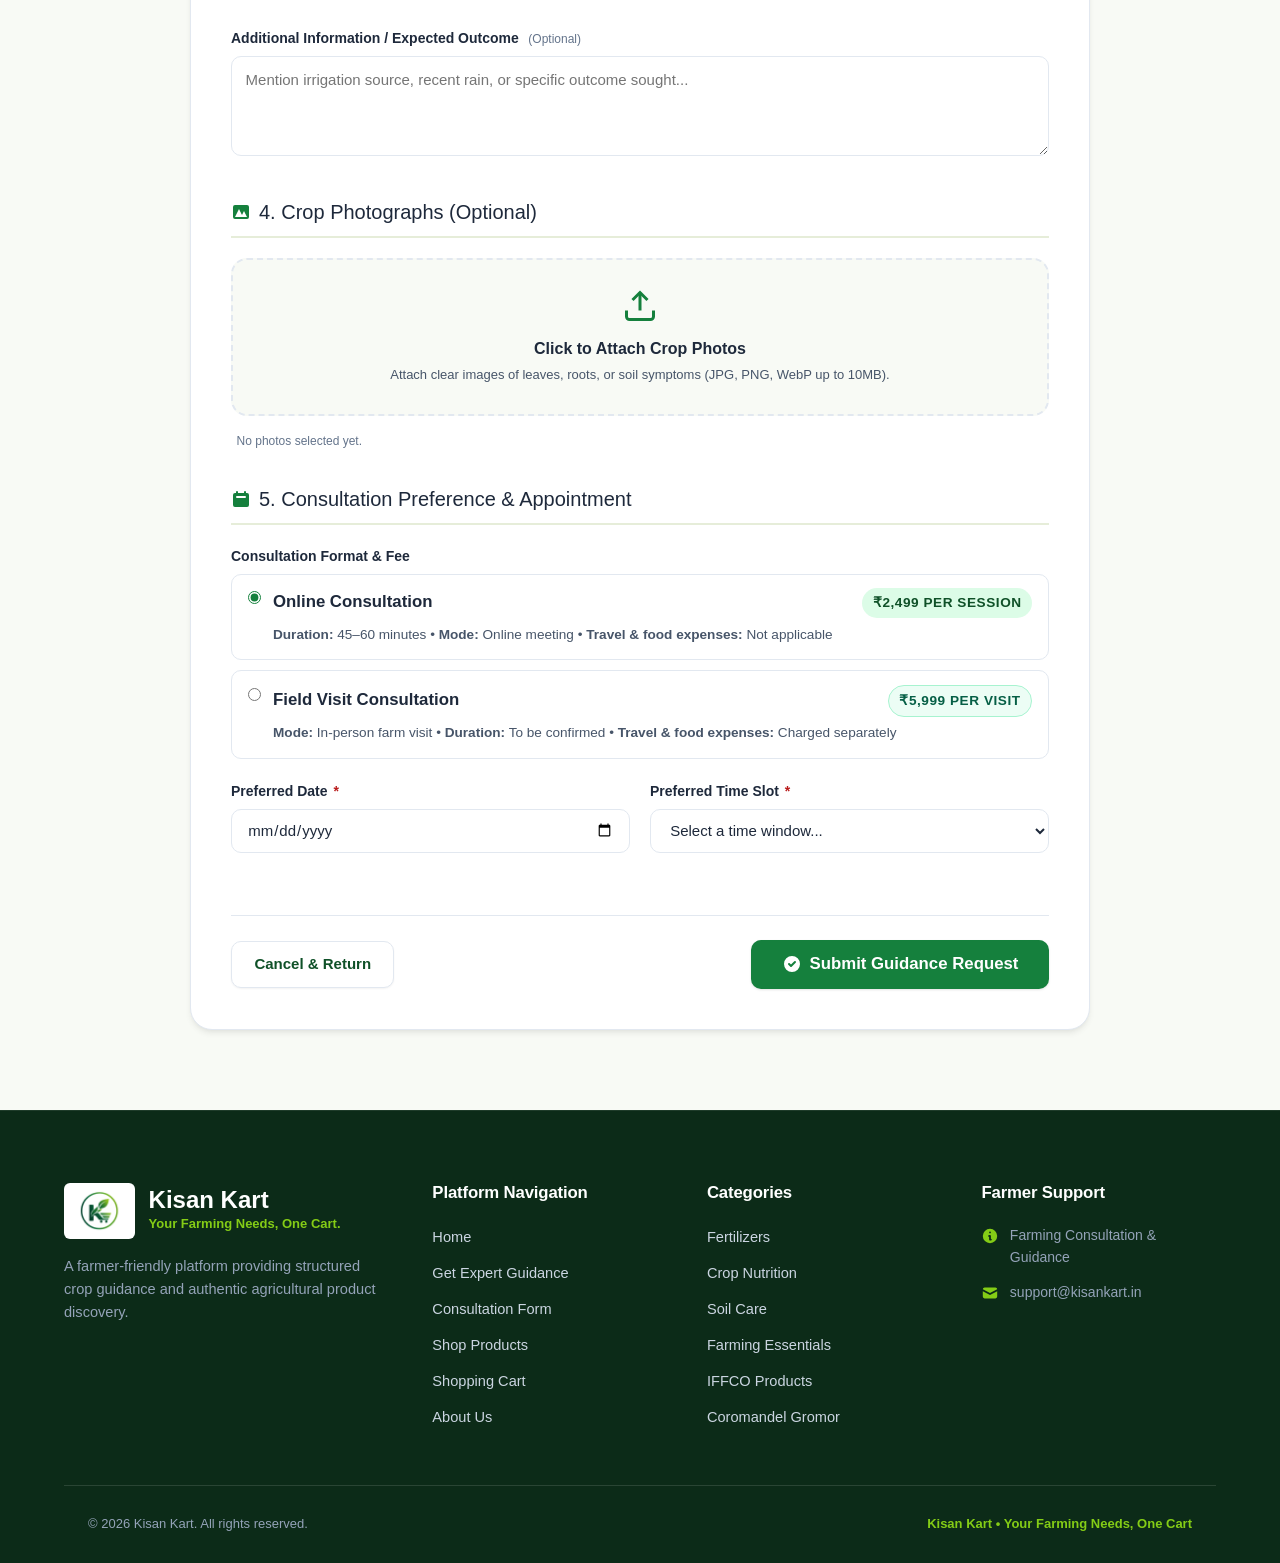
<file: consultation.html>
<!DOCTYPE html>
<html lang="en">
<head>
    <meta charset="UTF-8">
    <meta name="viewport" content="width=device-width, initial-scale=1.0">
    <title>Consultation Request Form | Kisan Kart</title>
    <meta name="description" content="Submit your crop and farming details for a structured agronomy advisory session with Kisan Kart.">
    
    <!-- Local Stylesheets (Direct file:// Compatible) -->
    <link rel="stylesheet" href="styles/style.css">
    <link rel="stylesheet" href="styles/responsive.css">
</head>
<body>

    <!-- TOP ANNOUNCEMENT BAR -->
    <aside class="top-notice-banner" aria-label="Official Platform Notice">
        <div class="container">
            <div class="banner-item">
                <span class="banner-badge">Advisory Intake</span>
                <span>Farming Consultation & Crop Diagnosis Request</span>
            </div>
            <div class="banner-item">
                <span>Personalized Agronomy Support • Direct Farmer Advisory</span>
            </div>
        </div>
    </aside>

    <!-- SHARED SITE HEADER -->
    <header class="site-header">
        <div class="container header-container">
            <a href="index.html" class="brand-link" title="Kisan Kart Homepage">
                <img src="assets/images/kisan-kart-logo.png" 
                     alt="Kisan Kart Logo" 
                     class="brand-logo-img">
                <div class="brand-meta">
                    <span class="brand-title">Kisan Kart</span>
                    <span class="brand-tagline">Your Farming Needs, One Cart.</span>
                </div>
            </a>

            <nav class="main-nav" id="mainNav" aria-label="Primary Navigation">
                <ul class="nav-list">
                    <li><a href="index.html" class="nav-link">Home</a></li>
                    <li><a href="guidance.html" class="nav-link">Get Expert Guidance</a></li>
                    <li><a href="products.html" class="nav-link">Shop Products</a></li>
                    <li><a href="index.html#about-us" class="nav-link">About Us</a></li>
                </ul>
            </nav>

            <div class="header-actions">
                <form class="header-search-form" id="headerSearchForm" role="search">
                    <input type="text" 
                           class="header-search-input" 
                           id="headerSearchInput" 
                           placeholder="Search fertilizers..." 
                           aria-label="Search agricultural products">
                    <button type="submit" class="header-search-btn" aria-label="Submit search">
                        <svg width="18" height="18" viewBox="0 0 20 20" fill="currentColor">
                            <path fill-rule="evenodd" d="M8 4a4 4 0 100 8 4 4 0 000-8zM2 8a6 6 0 1110.89 3.476l4.817 4.817a1 1 0 01-1.414 1.414l-4.816-4.816A6 6 0 012 8z" clip-rule="evenodd"/>
                        </svg>
                    </button>
                </form>

                <a href="cart.html" class="header-cart-btn" id="headerCartBtn" aria-label="Shopping Cart">
                    <svg width="20" height="20" viewBox="0 0 20 20" fill="currentColor">
                        <path d="M3 1a1 1 0 000 2h1.22l.305 1.222a.997.997 0 00.01.042l1.358 5.43-.893.892C3.74 11.846 4.632 14 6.414 14H15a1 1 0 000-2H6.414l1-1H14a1 1 0 00.894-.553l3-6A1 1 0 0017 3H6.28l-.24-1a1 1 0 00-.986-.78H3z"/>
                    </svg>
                    <span class="cart-count-badge" id="cartCountBadge" style="display: none;">0</span>
                </a>

                <a href="guidance.html" class="btn btn-secondary btn-sm">
                    Back to Guidance
                </a>

                <button type="button" class="mobile-nav-toggle" id="mobileNavToggle" aria-label="Toggle navigation menu" aria-expanded="false">
                    <span></span>
                    <span></span>
                    <span></span>
                </button>
            </div>
        </div>
    </header>

    <main class="consultation-form-wrap">
        <div class="container">
            
            <!-- FORM CONTAINER -->
            <div id="consultationFormContainer">
                <div class="consultation-card">
                    <div class="consultation-header-panel">
                        <span class="badge badge-primary" style="background-color: rgba(255, 255, 255, 0.2); color: #ffffff; margin-bottom: 0.5rem;">
                            Route 1: Agricultural Guidance Intake
                        </span>
                        <h2>Crop Consultation Request Form</h2>
                        <p>
                            Please provide details regarding your crop, observed symptoms, and location so that a structured advisory discussion can be arranged.
                        </p>
                    </div>

                    <div class="form-body-panel">
                        <div class="info-notice-box" style="margin-bottom: 2rem;">
                            <svg width="22" height="22" viewBox="0 0 20 20" fill="currentColor">
                                <path fill-rule="evenodd" d="M18 10a8 8 0 11-16 0 8 8 0 0116 0zm-7-4a1 1 0 11-2 0 1 1 0 012 0zM9 9a1 1 0 000 2v3a1 1 0 001 1h1a1 1 0 100-2v-3a1 1 0 00-1-1H9z" clip-rule="evenodd"/>
                            </svg>
                            <div>
                                <strong>Direct Agronomy Assistance:</strong>
                                <p style="margin: 0.2rem 0 0 0; font-size: 0.85rem;">
                                    Share the current stage of your crop and any challenges you observe. If you do not know your exact soil category, select "I don't know my soil type" and our agronomy team will assist.
                                </p>
                            </div>
                        </div>

                        <form id="consultationForm" novalidate>
                            
                            <!-- 11.1 FARMER INFORMATION -->
                            <div class="form-section-title">
                                <svg width="20" height="20" viewBox="0 0 20 20" fill="currentColor" style="color: var(--color-primary);">
                                    <path fill-rule="evenodd" d="M10 9a3 3 0 100-6 3 3 0 000 6zm-7 9a7 7 0 1114 0H3z" clip-rule="evenodd"/>
                                </svg>
                                <span>1. Farmer Information</span>
                            </div>

                            <div class="form-row">
                                <div class="form-group">
                                    <label for="farmerName" class="form-label">Full Name <span class="required">*</span></label>
                                    <input type="text" id="farmerName" class="form-control" placeholder="e.g. Ramesh Kumar" required>
                                    <div class="form-error-msg">Please enter your full name.</div>
                                </div>

                                <div class="form-group">
                                    <label for="mobileNumber" class="form-label">Mobile Number <span class="required">*</span></label>
                                    <input type="tel" id="mobileNumber" class="form-control" placeholder="10-digit mobile number" maxlength="10" required>
                                    <div class="form-error-msg">Please enter a valid 10-digit mobile number.</div>
                                </div>
                            </div>

                            <div class="form-row">
                                <div class="form-group">
                                    <label for="emailAddress" class="form-label">Email Address <span class="form-label-help">(Optional)</span></label>
                                    <input type="email" id="emailAddress" class="form-control" placeholder="farmer@example.com">
                                </div>

                                <div class="form-group">
                                    <label for="contactPreference" class="form-label">Preferred Contact Method</label>
                                    <select id="contactPreference" class="form-control">
                                        <option value="Phone Call">Direct Phone Call</option>
                                        <option value="WhatsApp">WhatsApp Message</option>
                                        <option value="SMS">SMS Notification</option>
                                    </select>
                                </div>
                            </div>

                            <!-- 11.2 FARM INFORMATION -->
                            <div class="form-section-title" style="margin-top: 2rem;">
                                <svg width="20" height="20" viewBox="0 0 20 20" fill="currentColor" style="color: var(--color-primary);">
                                    <path fill-rule="evenodd" d="M5.05 4.05a7 7 0 119.9 9.9L10 18.9l-4.95-4.95a7 7 0 010-9.9zM10 11a2 2 0 100-4 2 2 0 000 4z" clip-rule="evenodd"/>
                                </svg>
                                <span>2. Farm Information & Location</span>
                            </div>

                            <div class="form-row">
                                <div class="form-group">
                                    <label for="farmState" class="form-label">State <span class="required">*</span></label>
                                    <input type="text" id="farmState" class="form-control" placeholder="e.g. Uttar Pradesh, Punjab, Karnataka" required>
                                    <div class="form-error-msg">Please enter your state.</div>
                                </div>

                                <div class="form-group">
                                    <label for="farmDistrict" class="form-label">District <span class="required">*</span></label>
                                    <input type="text" id="farmDistrict" class="form-control" placeholder="e.g. Meerut, Ludhiana, Belagavi" required>
                                    <div class="form-error-msg">Please enter your district.</div>
                                </div>
                            </div>

                            <div class="form-row">
                                <div class="form-group">
                                    <label for="farmVillage" class="form-label">Village or Locality <span class="form-label-help">(Optional)</span></label>
                                    <input type="text" id="farmVillage" class="form-control" placeholder="Enter village or locality">
                                </div>

                                <div class="form-group">
                                    <label class="form-label">Approximate Land Area <span class="required">*</span></label>
                                    <div style="display: flex; gap: 0.5rem;">
                                        <input type="number" id="landSize" class="form-control" placeholder="e.g. 5" min="0.1" step="0.1" required style="flex: 2;">
                                        <select id="landUnit" class="form-control" style="flex: 1.5;">
                                            <option value="Acres">Acres</option>
                                            <option value="Hectares">Hectares</option>
                                            <option value="Bigha">Bigha</option>
                                            <option value="Guntha">Guntha</option>
                                        </select>
                                    </div>
                                    <div class="form-error-msg">Please enter your land size.</div>
                                </div>
                            </div>

                            <div class="form-group">
                                <label for="soilType" class="form-label">Soil Type</label>
                                <select id="soilType" class="form-control">
                                    <option value="I don't know my soil type">I don't know my soil type (Our team will assist)</option>
                                    <option value="Alluvial Soil">Alluvial Soil</option>
                                    <option value="Black Soil (Regur)">Black Soil (Regur)</option>
                                    <option value="Red and Yellow Soil">Red and Yellow Soil</option>
                                    <option value="Laterite Soil">Laterite Soil</option>
                                    <option value="Sandy / Arid Soil">Sandy / Arid Soil</option>
                                    <option value="Clayey Soil">Clayey Soil</option>
                                    <option value="Saline / Alkaline Soil">Saline / Alkaline Soil</option>
                                </select>
                                <span class="form-label-help">Selecting your soil type helps tailor nutrient and fertilizer recommendations.</span>
                            </div>

                            <!-- 11.3 CROP INFORMATION -->
                            <div class="form-section-title" style="margin-top: 2rem;">
                                <svg width="20" height="20" viewBox="0 0 20 20" fill="currentColor" style="color: var(--color-primary);">
                                    <path fill-rule="evenodd" d="M10 2a1 1 0 011 1v1.323l3.954 1.582 1.599-.8a1 1 0 01.894 1.79l-1.233.616 1.738 5.42a1 1 0 01-.285 1.05A3.989 3.989 0 0115 15a3.989 3.989 0 01-2.667-1.019 1 1 0 01-.285-1.05l1.715-5.349L11 6.477V16h2a1 1 0 110 2H7a1 1 0 110-2h2V6.477L6.237 7.582l1.715 5.349a1 1 0 01-.285 1.05A3.989 3.989 0 015 15a3.989 3.989 0 01-2.667-1.019 1 1 0 01-.285-1.05l1.738-5.42-1.233-.617a1 1 0 01.894-1.788l1.599.799L9 4.323V3a1 1 0 011-1z" clip-rule="evenodd"/>
                                </svg>
                                <span>3. Crop Information & Observed Symptoms</span>
                            </div>

                            <div class="form-row">
                                <div class="form-group">
                                    <label for="cropName" class="form-label">Crop Name <span class="required">*</span></label>
                                    <input type="text" id="cropName" class="form-control" placeholder="e.g. Wheat, Paddy, Cotton, Mustard, Sugarcane" required>
                                    <div class="form-error-msg">Please specify the crop name.</div>
                                </div>

                                <div class="form-group">
                                    <label for="cropStage" class="form-label">Current Growth Stage <span class="required">*</span></label>
                                    <select id="cropStage" class="form-control" required>
                                        <option value="">Select growth stage...</option>
                                        <option value="Pre-sowing / Land Preparation">Pre-sowing / Land Preparation</option>
                                        <option value="Germination & Seedling">Germination & Seedling</option>
                                        <option value="Vegetative Growth / Tillering">Vegetative Growth / Tillering</option>
                                        <option value="Flowering Stage">Flowering Stage</option>
                                        <option value="Grain Formation / Fruiting">Grain Formation / Fruiting</option>
                                        <option value="Maturity & Pre-harvest">Maturity & Pre-harvest</option>
                                    </select>
                                    <div class="form-error-msg">Please select the current crop stage.</div>
                                </div>
                            </div>

                            <div class="form-row">
                                <div class="form-group">
                                    <label for="sowingDate" class="form-label">Sowing or Planting Date <span class="form-label-help">(Optional)</span></label>
                                    <input type="date" id="sowingDate" class="form-control">
                                </div>

                                <div class="form-group">
                                    <label for="previousInputs" class="form-label">Products Already Used <span class="form-label-help">(If any)</span></label>
                                    <input type="text" id="previousInputs" class="form-control" placeholder="e.g. Urea applied 10 days ago">
                                </div>
                            </div>

                            <div class="form-group">
                                <label for="farmingProblem" class="form-label">Main Farming Concern or Problem Description <span class="required">*</span></label>
                                <textarea id="farmingProblem" class="form-control" rows="3" placeholder="Describe symptoms: e.g. Yellowing of lower leaves, stunted root formation, advice needed on basal vs top-dressing fertilizer rates..." required></textarea>
                                <div class="form-error-msg">Please describe the problem or advice you are requesting.</div>
                            </div>

                            <div class="form-group">
                                <label for="additionalNotes" class="form-label">Additional Information / Expected Outcome <span class="form-label-help">(Optional)</span></label>
                                <textarea id="additionalNotes" class="form-control" rows="2" placeholder="Mention irrigation source, recent rain, or specific outcome sought..."></textarea>
                            </div>

                            <!-- 11.4 OPTIONAL CROP PHOTOS -->
                            <div class="form-section-title" style="margin-top: 2rem;">
                                <svg width="20" height="20" viewBox="0 0 20 20" fill="currentColor" style="color: var(--color-primary);">
                                    <path fill-rule="evenodd" d="M4 3a2 2 0 00-2 2v10a2 2 0 002 2h12a2 2 0 002-2V5a2 2 0 00-2-2H4zm12 12H4l4-8 3 6 2-4 3 6z" clip-rule="evenodd"/>
                                </svg>
                                <span>4. Crop Photographs (Optional)</span>
                            </div>

                            <div class="form-group">
                                <div class="file-upload-area" onclick="document.getElementById('cropPhotos').click()">
                                    <div class="file-upload-icon">
                                        <svg width="36" height="36" viewBox="0 0 24 24" fill="none" stroke="currentColor" stroke-width="2">
                                            <path d="M21 15v4a2 2 0 0 1-2 2H5a2 2 0 0 1-2-2v-4"/>
                                            <polyline points="17 8 12 3 7 8"/>
                                            <line x1="12" y1="3" x2="12" y2="15"/>
                                        </svg>
                                    </div>
                                    <h4 style="font-size: 1rem; margin-bottom: 0.35rem;">Click to Attach Crop Photos</h4>
                                    <p style="font-size: 0.8125rem; color: var(--color-text-muted); margin: 0;">
                                        Attach clear images of leaves, roots, or soil symptoms (JPG, PNG, WebP up to 10MB).
                                    </p>
                                    <input type="file" id="cropPhotos" accept="image/*" multiple style="display: none;">
                                </div>
                                <div class="file-list-preview" id="photoFileList">
                                    <p class="form-label-help">No photos selected yet.</p>
                                </div>
                            </div>

                            <!-- 11.5 CONSULTATION PREFERENCE -->
                            <div class="form-section-title" style="margin-top: 2rem;">
                                <svg width="20" height="20" viewBox="0 0 20 20" fill="currentColor" style="color: var(--color-primary);">
                                    <path fill-rule="evenodd" d="M6 2a1 1 0 00-1 1v1H4a2 2 0 00-2 2v10a2 2 0 002 2h12a2 2 0 002-2V6a2 2 0 00-2-2h-1V3a1 1 0 10-2 0v1H7V3a1 1 0 00-1-1zm0 5a1 1 0 000 2h8a1 1 0 100-2H6z" clip-rule="evenodd"/>
                                </svg>
                                <span>5. Consultation Preference &amp; Appointment</span>
                            </div>

                            <div class="form-group">
                                <label class="form-label">Consultation Format &amp; Fee</label>
                                <div class="radio-group">
                                    
                                    <!-- Online Consultation Option -->
                                    <label class="custom-option-label" id="labelTypeOnline">
                                        <input type="radio" name="consultationType" id="typeOnlineRadio" value="Online Consultation (₹2,499)" checked>
                                        <div class="option-text-group" style="width: 100%;">
                                            <div style="display: flex; justify-content: space-between; align-items: baseline; flex-wrap: wrap; gap: 0.5rem;">
                                                <h5 style="margin: 0; font-size: 1.05rem; font-weight: 700;">Online Consultation</h5>
                                                <span class="badge badge-primary" style="font-weight: 700; font-size: 0.85rem;">₹2,499 per session</span>
                                            </div>
                                            <p style="margin: 0.35rem 0 0 0; font-size: 0.85rem; color: var(--color-text-muted);">
                                                <strong>Duration:</strong> 45–60 minutes &bull; <strong>Mode:</strong> Online meeting &bull; <strong>Travel &amp; food expenses:</strong> Not applicable
                                            </p>
                                        </div>
                                    </label>

                                    <!-- Field Visit Consultation Option -->
                                    <label class="custom-option-label" id="labelTypeField">
                                        <input type="radio" name="consultationType" id="typeFieldRadio" value="Field Visit Consultation (₹5,999 + expenses)">
                                        <div class="option-text-group" style="width: 100%;">
                                            <div style="display: flex; justify-content: space-between; align-items: baseline; flex-wrap: wrap; gap: 0.5rem;">
                                                <h5 style="margin: 0; font-size: 1.05rem; font-weight: 700;">Field Visit Consultation</h5>
                                                <span class="badge badge-verified" style="font-weight: 700; font-size: 0.85rem;">₹5,999 per visit</span>
                                            </div>
                                            <p style="margin: 0.35rem 0 0 0; font-size: 0.85rem; color: var(--color-text-muted);">
                                                <strong>Mode:</strong> In-person farm visit &bull; <strong>Duration:</strong> To be confirmed &bull; <strong>Travel &amp; food expenses:</strong> Charged separately
                                            </p>
                                        </div>
                                    </label>
                                </div>

                                <!-- Dynamic Field Visit Fee Breakdown Box -->
                                <div class="fee-breakdown-card" id="formFieldVisitBreakdown" style="display: none; margin-top: 1.25rem;">
                                    <div class="fee-breakdown-title">
                                        <svg width="18" height="18" viewBox="0 0 20 20" fill="currentColor">
                                            <path fill-rule="evenodd" d="M10 2a8 8 0 100 16 8 8 0 000-16zm1 11H9v-2h2v2zm0-4H9V5h2v4z" clip-rule="evenodd"/>
                                        </svg>
                                        <span>Field Visit Fee Breakdown</span>
                                    </div>
                                    <table class="fee-breakdown-table">
                                        <thead>
                                            <tr>
                                                <th>Fee component</th>
                                                <th style="text-align: right;">Amount</th>
                                            </tr>
                                        </thead>
                                        <tbody>
                                            <tr>
                                                <td>Consultation fee</td>
                                                <td style="text-align: right; font-weight: 700; color: var(--color-primary-dark);">₹5,999</td>
                                            </tr>
                                            <tr>
                                                <td>Travel expenses</td>
                                                <td style="text-align: right; color: #854d0e; font-weight: 600;">Additional charges (Charged separately)</td>
                                            </tr>
                                            <tr>
                                                <td>Food expenses</td>
                                                <td style="text-align: right; color: #854d0e; font-weight: 600;">Additional charges (Charged separately)</td>
                                            </tr>
                                        </tbody>
                                        <tfoot>
                                            <tr>
                                                <th>Total payable</th>
                                                <th style="text-align: right; font-weight: 800; color: var(--color-primary-dark);">₹5,999 + travel expenses + food expenses</th>
                                            </tr>
                                        </tfoot>
                                    </table>
                                    <p class="fee-breakdown-note">
                                        Travel and food expenses are charged separately and are not included in the ₹5,999 fee. These additional expenses remain "Charged separately" until actual travel logistics are finalized.
                                    </p>
                                </div>
                            </div>

                            <div class="form-row">
                                <div class="form-group">
                                    <label for="appointmentDate" class="form-label">Preferred Date <span class="required">*</span></label>
                                    <input type="date" id="appointmentDate" class="form-control" required>
                                    <div class="form-error-msg">Please choose an upcoming date.</div>
                                </div>

                                <div class="form-group">
                                    <label for="appointmentTime" class="form-label">Preferred Time Slot <span class="required">*</span></label>
                                    <select id="appointmentTime" class="form-control" required>
                                        <option value="">Select a time window...</option>
                                        <option value="Morning (09:00 AM - 12:00 PM)">Morning (09:00 AM - 12:00 PM)</option>
                                        <option value="Afternoon (01:00 PM - 04:00 PM)">Afternoon (01:00 PM - 04:00 PM)</option>
                                        <option value="Evening (04:30 PM - 07:00 PM)">Evening (04:30 PM - 07:00 PM)</option>
                                    </select>
                                    <div class="form-error-msg">Please select your preferred time slot.</div>
                                </div>
                            </div>

                            <!-- 11.7 REVIEW & SUBMISSION -->
                            <div style="margin-top: 2.5rem; padding-top: 1.5rem; border-top: 1px solid var(--color-border); display: flex; justify-content: space-between; align-items: center; flex-wrap: wrap; gap: 1rem;">
                                <a href="guidance.html" class="btn btn-secondary">
                                    Cancel & Return
                                </a>

                                <button type="submit" class="btn btn-primary btn-lg" id="submitConsultationBtn">
                                    <svg width="20" height="20" viewBox="0 0 20 20" fill="currentColor">
                                        <path fill-rule="evenodd" d="M10 18a8 8 0 100-16 8 8 0 000 16zm3.707-9.293a1 1 0 00-1.414-1.414L9 10.586 7.707 9.293a1 1 0 00-1.414 1.414l2 2a1 1 0 001.414 0l4-4z" clip-rule="evenodd"/>
                                    </svg>
                                    Submit Guidance Request
                                </button>
                            </div>
                        </form>
                    </div>
                </div>
            </div>

            <!-- CONFIRMATION CONTAINER (Shown after submit) -->
            <div id="consultationConfirmationContainer" style="display: none;">
                <!-- Populated dynamically via scripts/guidance.js -->
            </div>

        </div>
    </main>

    <!-- SHARED FOOTER -->
    <footer class="site-footer">
        <div class="container">
            <div class="footer-top">
                <div class="footer-brand">
                    <a href="index.html" class="footer-logo-link">
                        <img src="assets/images/kisan-kart-logo.png" alt="Kisan Kart Logo" class="footer-logo-img">
                        <div>
                            <div class="footer-brand-title">Kisan Kart</div>
                            <div class="footer-brand-tagline">Your Farming Needs, One Cart.</div>
                        </div>
                    </a>
                    <p class="footer-desc">
                        A farmer-friendly platform providing structured crop guidance and authentic agricultural product discovery.
                    </p>
                </div>

                <div>
                    <h4 class="footer-heading">Platform Navigation</h4>
                    <ul class="footer-links">
                        <li><a href="index.html">Home</a></li>
                        <li><a href="guidance.html">Get Expert Guidance</a></li>
                        <li><a href="consultation.html">Consultation Form</a></li>
                        <li><a href="products.html">Shop Products</a></li>
                        <li><a href="cart.html">Shopping Cart</a></li>
                        <li><a href="index.html#about-us">About Us</a></li>
                    </ul>
                </div>

                <div>
                    <h4 class="footer-heading">Categories</h4>
                    <ul class="footer-links">
                        <li><a href="products.html?category=Fertilizers">Fertilizers</a></li>
                        <li><a href="products.html?category=Crop%20Nutrition">Crop Nutrition</a></li>
                        <li><a href="products.html">Soil Care</a></li>
                        <li><a href="products.html">Farming Essentials</a></li>
                        <li><a href="products.html?brand=IFFCO">IFFCO Products</a></li>
                        <li><a href="products.html?brand=Coromandel%20Gromor">Coromandel Gromor</a></li>
                    </ul>
                </div>

                <div>
                    <h4 class="footer-heading">Farmer Support</h4>
                    <ul class="footer-contact-list">
                        <li class="footer-contact-item">
                            <svg width="18" height="18" viewBox="0 0 20 20" fill="currentColor">
                                <path fill-rule="evenodd" d="M18 10a8 8 0 11-16 0 8 8 0 0116 0zm-7-4a1 1 0 11-2 0 1 1 0 012 0zM9 9a1 1 0 000 2v3a1 1 0 001 1h1a1 1 0 100-2v-3a1 1 0 00-1-1H9z" clip-rule="evenodd"/>
                            </svg>
                            <span>Farming Consultation & Guidance</span>
                        </li>
                        <li class="footer-contact-item">
                            <svg width="18" height="18" viewBox="0 0 20 20" fill="currentColor">
                                <path d="M2.003 5.884L10 9.882l7.997-3.998A2 2 0 0016 4H4a2 2 0 00-1.997 1.884z"/>
                                <path d="M18 8.118l-8 4-8-4V14a2 2 0 002 2h12a2 2 0 002-2V8.118z"/>
                            </svg>
                            <span>support@kisankart.in</span>
                        </li>
                    </ul>
                </div>
            </div>

            <div class="footer-bottom">
                <div class="container">
                    <div>&copy; <span id="currentYear">2026</span> Kisan Kart. All rights reserved.</div>
                    <div style="color: #84cc16; font-weight: 600;">Kisan Kart • Your Farming Needs, One Cart</div>
                </div>
            </div>
        </div>
    </footer>

    <!-- Scripts (Direct file:// Compatible) -->
    <script src="scripts/products.js"></script>
    <script src="scripts/cart.js"></script>
    <script src="scripts/main.js"></script>
    <script src="scripts/guidance.js"></script>
</body>
</html>
</file>
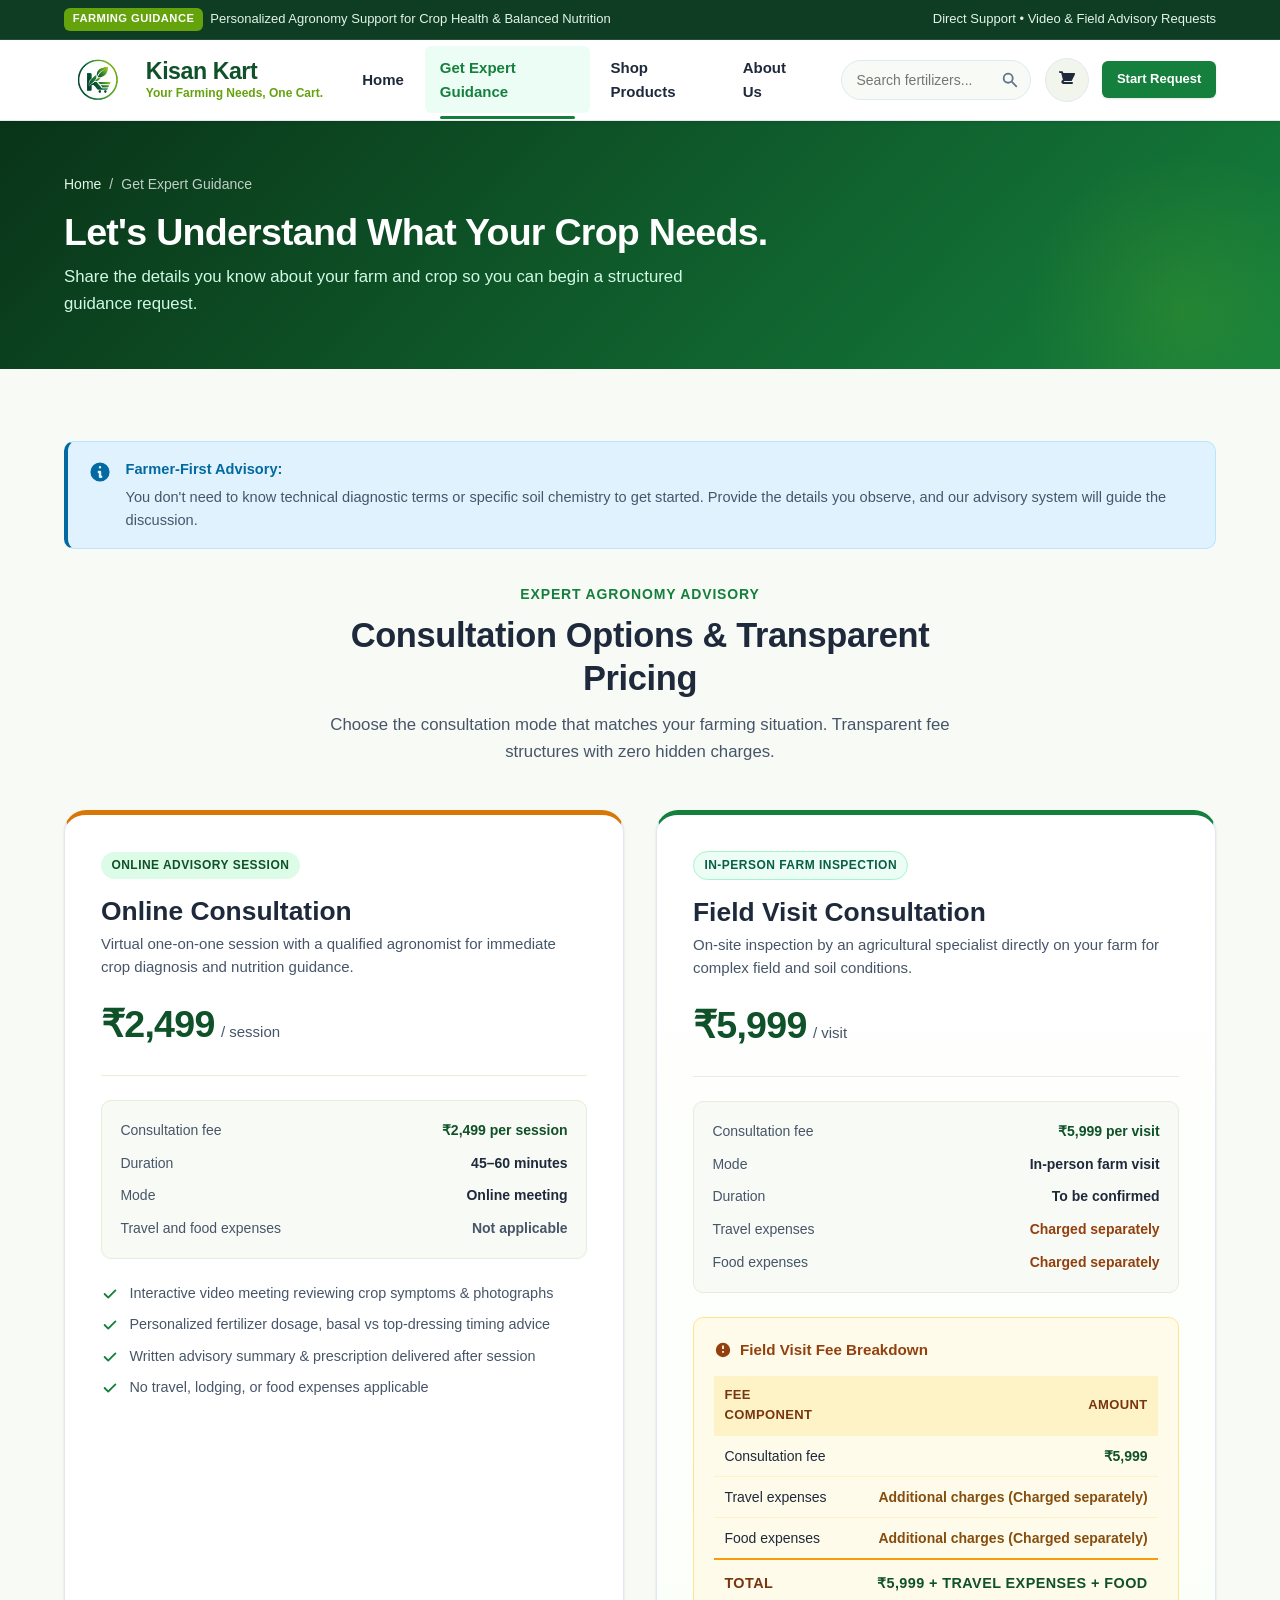
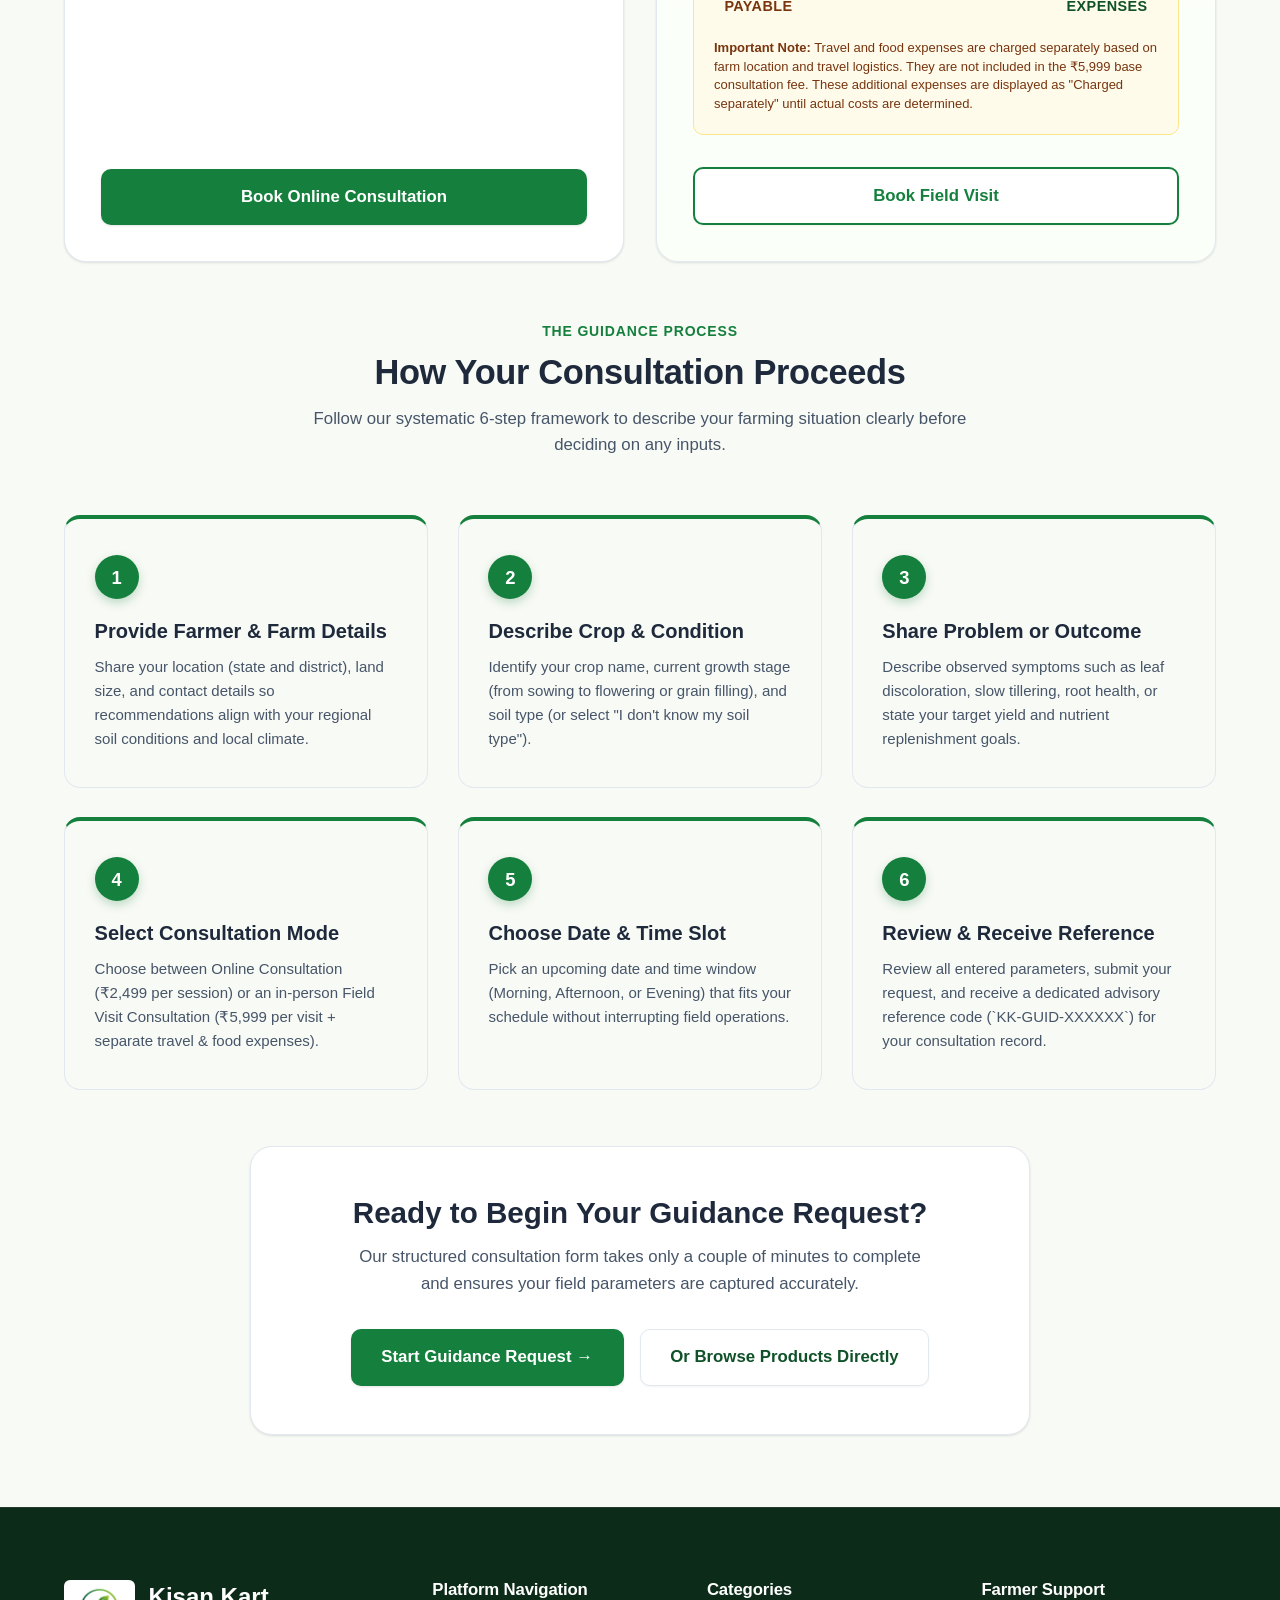
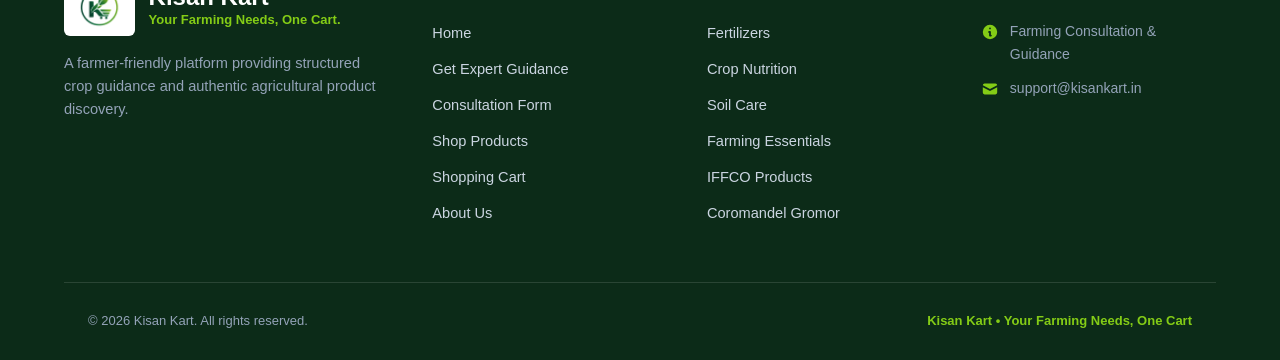
<file: guidance.html>
<!DOCTYPE html>
<html lang="en">
<head>
    <meta charset="UTF-8">
    <meta name="viewport" content="width=device-width, initial-scale=1.0">
    <title>Get Expert Farming Guidance | Kisan Kart</title>
    <meta name="description" content="Share the details you know about your farm and crop so you can begin a structured guidance request with Kisan Kart.">
    
    <!-- Local Stylesheets (Direct file:// Compatible) -->
    <link rel="stylesheet" href="styles/style.css">
    <link rel="stylesheet" href="styles/responsive.css">
</head>
<body>

    <!-- TOP ANNOUNCEMENT BAR -->
    <aside class="top-notice-banner" aria-label="Official Platform Notice">
        <div class="container">
            <div class="banner-item">
                <span class="banner-badge">Farming Guidance</span>
                <span>Personalized Agronomy Support for Crop Health & Balanced Nutrition</span>
            </div>
            <div class="banner-item">
                <span>Direct Support • Video & Field Advisory Requests</span>
            </div>
        </div>
    </aside>

    <!-- SHARED SITE HEADER -->
    <header class="site-header">
        <div class="container header-container">
            <a href="index.html" class="brand-link" title="Kisan Kart Homepage">
                <img src="assets/images/kisan-kart-logo.png" 
                     alt="Kisan Kart - Your Farming Needs, One Cart Logo" 
                     class="brand-logo-img">
                <div class="brand-meta">
                    <span class="brand-title">Kisan Kart</span>
                    <span class="brand-tagline">Your Farming Needs, One Cart.</span>
                </div>
            </a>

            <nav class="main-nav" id="mainNav" aria-label="Primary Navigation">
                <ul class="nav-list">
                    <li><a href="index.html" class="nav-link">Home</a></li>
                    <li><a href="guidance.html" class="nav-link active">Get Expert Guidance</a></li>
                    <li><a href="products.html" class="nav-link">Shop Products</a></li>
                    <li><a href="index.html#about-us" class="nav-link">About Us</a></li>
                </ul>
            </nav>

            <div class="header-actions">
                <form class="header-search-form" id="headerSearchForm" role="search">
                    <input type="text" 
                           class="header-search-input" 
                           id="headerSearchInput" 
                           placeholder="Search fertilizers..." 
                           aria-label="Search agricultural products">
                    <button type="submit" class="header-search-btn" aria-label="Submit search">
                        <svg width="18" height="18" viewBox="0 0 20 20" fill="currentColor">
                            <path fill-rule="evenodd" d="M8 4a4 4 0 100 8 4 4 0 000-8zM2 8a6 6 0 1110.89 3.476l4.817 4.817a1 1 0 01-1.414 1.414l-4.816-4.816A6 6 0 012 8z" clip-rule="evenodd"/>
                        </svg>
                    </button>
                </form>

                <a href="cart.html" class="header-cart-btn" id="headerCartBtn" aria-label="Shopping Cart">
                    <svg width="20" height="20" viewBox="0 0 20 20" fill="currentColor">
                        <path d="M3 1a1 1 0 000 2h1.22l.305 1.222a.997.997 0 00.01.042l1.358 5.43-.893.892C3.74 11.846 4.632 14 6.414 14H15a1 1 0 000-2H6.414l1-1H14a1 1 0 00.894-.553l3-6A1 1 0 0017 3H6.28l-.24-1a1 1 0 00-.986-.78H3z"/>
                    </svg>
                    <span class="cart-count-badge" id="cartCountBadge" style="display: none;">0</span>
                </a>

                <a href="consultation.html" class="btn btn-primary btn-sm" id="headerGuidanceBtn">
                    Start Request
                </a>

                <button type="button" class="mobile-nav-toggle" id="mobileNavToggle" aria-label="Toggle navigation menu" aria-expanded="false">
                    <span></span>
                    <span></span>
                    <span></span>
                </button>
            </div>
        </div>
    </header>

    <main>
        <!-- SECTION 10: PAGE BANNER -->
        <section class="page-banner">
            <div class="container banner-content">
                <nav class="breadcrumb-list" aria-label="Breadcrumb">
                    <a href="index.html">Home</a>
                    <span>/</span>
                    <span>Get Expert Guidance</span>
                </nav>
                <h1 class="page-banner-title">Let's Understand What Your Crop Needs.</h1>
                <p class="page-banner-desc">
                    Share the details you know about your farm and crop so you can begin a structured guidance request.
                </p>
            </div>
        </section>

        <!-- WORKFLOW SECTION -->
        <section style="padding: 4.5rem 0; background-color: var(--color-bg-body);">
            <div class="container">
                
                <div class="info-notice-box">
                    <svg width="24" height="24" viewBox="0 0 20 20" fill="currentColor">
                        <path fill-rule="evenodd" d="M18 10a8 8 0 11-16 0 8 8 0 0116 0zm-7-4a1 1 0 11-2 0 1 1 0 012 0zM9 9a1 1 0 000 2v3a1 1 0 001 1h1a1 1 0 100-2v-3a1 1 0 00-1-1H9z" clip-rule="evenodd"/>
                    </svg>
                    <div>
                        <strong>Farmer-First Advisory:</strong>
                        <p style="margin: 0.25rem 0 0 0;">
                            You don't need to know technical diagnostic terms or specific soil chemistry to get started. Provide the details you observe, and our advisory system will guide the discussion.
                        </p>
                    </div>
                </div>

                <!-- CONSULTATION OPTIONS & PRICING -->
                <section class="section-consultation-plans" id="consultation-plans">
                    <div class="section-header" style="margin-bottom: 2.75rem;">
                        <span class="section-pretitle">Expert Agronomy Advisory</span>
                        <h2 class="section-title">Consultation Options &amp; Transparent Pricing</h2>
                        <p class="section-subtitle">
                            Choose the consultation mode that matches your farming situation. Transparent fee structures with zero hidden charges.
                        </p>
                    </div>

                    <div class="consultation-options-grid">
                        
                        <!-- OPTION 1: ONLINE CONSULTATION -->
                        <div class="consultation-plan-card" id="cardOnlineConsultation">
                            <div class="plan-card-badge">
                                <span class="badge badge-primary">Online Advisory Session</span>
                            </div>
                            
                            <div class="plan-header">
                                <h3 class="plan-title">Online Consultation</h3>
                                <p class="plan-subtitle">
                                    Virtual one-on-one session with a qualified agronomist for immediate crop diagnosis and nutrition guidance.
                                </p>
                                <div class="plan-price-wrap">
                                    <span class="plan-price-amount">₹2,499</span>
                                    <span class="plan-price-period">/ session</span>
                                </div>
                            </div>

                            <div class="plan-specs-table">
                                <div class="plan-spec-row">
                                    <span class="spec-label">Consultation fee</span>
                                    <span class="spec-value" style="font-weight: 700; color: var(--color-primary-dark);">₹2,499 per session</span>
                                </div>
                                <div class="plan-spec-row">
                                    <span class="spec-label">Duration</span>
                                    <span class="spec-value">45–60 minutes</span>
                                </div>
                                <div class="plan-spec-row">
                                    <span class="spec-label">Mode</span>
                                    <span class="spec-value">Online meeting</span>
                                </div>
                                <div class="plan-spec-row">
                                    <span class="spec-label">Travel and food expenses</span>
                                    <span class="spec-value" style="color: var(--color-text-muted);">Not applicable</span>
                                </div>
                            </div>

                            <div class="plan-features-list">
                                <div class="plan-feature-item">
                                    <svg width="18" height="18" viewBox="0 0 20 20" fill="currentColor">
                                        <path fill-rule="evenodd" d="M16.707 5.293a1 1 0 010 1.414l-8 8a1 1 0 01-1.414 0l-4-4a1 1 0 011.414-1.414L8 12.586l7.293-7.293a1 1 0 011.414 0z" clip-rule="evenodd"/>
                                    </svg>
                                    <span>Interactive video meeting reviewing crop symptoms &amp; photographs</span>
                                </div>
                                <div class="plan-feature-item">
                                    <svg width="18" height="18" viewBox="0 0 20 20" fill="currentColor">
                                        <path fill-rule="evenodd" d="M16.707 5.293a1 1 0 010 1.414l-8 8a1 1 0 01-1.414 0l-4-4a1 1 0 011.414-1.414L8 12.586l7.293-7.293a1 1 0 011.414 0z" clip-rule="evenodd"/>
                                    </svg>
                                    <span>Personalized fertilizer dosage, basal vs top-dressing timing advice</span>
                                </div>
                                <div class="plan-feature-item">
                                    <svg width="18" height="18" viewBox="0 0 20 20" fill="currentColor">
                                        <path fill-rule="evenodd" d="M16.707 5.293a1 1 0 010 1.414l-8 8a1 1 0 01-1.414 0l-4-4a1 1 0 011.414-1.414L8 12.586l7.293-7.293a1 1 0 011.414 0z" clip-rule="evenodd"/>
                                    </svg>
                                    <span>Written advisory summary &amp; prescription delivered after session</span>
                                </div>
                                <div class="plan-feature-item">
                                    <svg width="18" height="18" viewBox="0 0 20 20" fill="currentColor">
                                        <path fill-rule="evenodd" d="M16.707 5.293a1 1 0 010 1.414l-8 8a1 1 0 01-1.414 0l-4-4a1 1 0 011.414-1.414L8 12.586l7.293-7.293a1 1 0 011.414 0z" clip-rule="evenodd"/>
                                    </svg>
                                    <span>No travel, lodging, or food expenses applicable</span>
                                </div>
                            </div>

                            <div class="plan-cta-wrap">
                                <a href="consultation.html?type=online" class="btn btn-primary btn-block btn-lg" id="bookOnlineConsultationBtn">
                                    Book Online Consultation
                                </a>
                            </div>
                        </div>

                        <!-- OPTION 2: FIELD VISIT CONSULTATION -->
                        <div class="consultation-plan-card consultation-plan-featured" id="cardFieldVisitConsultation">
                            <div class="plan-card-badge">
                                <span class="badge badge-verified">In-Person Farm Inspection</span>
                            </div>
                            
                            <div class="plan-header">
                                <h3 class="plan-title">Field Visit Consultation</h3>
                                <p class="plan-subtitle">
                                    On-site inspection by an agricultural specialist directly on your farm for complex field and soil conditions.
                                </p>
                                <div class="plan-price-wrap">
                                    <span class="plan-price-amount">₹5,999</span>
                                    <span class="plan-price-period">/ visit</span>
                                </div>
                            </div>

                            <div class="plan-specs-table">
                                <div class="plan-spec-row">
                                    <span class="spec-label">Consultation fee</span>
                                    <span class="spec-value" style="font-weight: 700; color: var(--color-primary-dark);">₹5,999 per visit</span>
                                </div>
                                <div class="plan-spec-row">
                                    <span class="spec-label">Mode</span>
                                    <span class="spec-value">In-person farm visit</span>
                                </div>
                                <div class="plan-spec-row">
                                    <span class="spec-label">Duration</span>
                                    <span class="spec-value">To be confirmed</span>
                                </div>
                                <div class="plan-spec-row">
                                    <span class="spec-label">Travel expenses</span>
                                    <span class="spec-value" style="color: #92400e; font-weight: 600;">Charged separately</span>
                                </div>
                                <div class="plan-spec-row">
                                    <span class="spec-label">Food expenses</span>
                                    <span class="spec-value" style="color: #92400e; font-weight: 600;">Charged separately</span>
                                </div>
                            </div>

                            <!-- FIELD VISIT FEE BREAKDOWN TABLE -->
                            <div class="fee-breakdown-card">
                                <div class="fee-breakdown-title">
                                    <svg width="18" height="18" viewBox="0 0 20 20" fill="currentColor">
                                        <path fill-rule="evenodd" d="M10 2a8 8 0 100 16 8 8 0 000-16zm1 11H9v-2h2v2zm0-4H9V5h2v4z" clip-rule="evenodd"/>
                                    </svg>
                                    <span>Field Visit Fee Breakdown</span>
                                </div>

                                <table class="fee-breakdown-table" aria-label="Field Visit Fee Breakdown">
                                    <thead>
                                        <tr>
                                            <th>Fee component</th>
                                            <th style="text-align: right;">Amount</th>
                                        </tr>
                                    </thead>
                                    <tbody>
                                        <tr>
                                            <td>Consultation fee</td>
                                            <td style="text-align: right; font-weight: 700; color: var(--color-primary-dark);">₹5,999</td>
                                        </tr>
                                        <tr>
                                            <td>Travel expenses</td>
                                            <td style="text-align: right; color: #854d0e; font-weight: 600;">Additional charges (Charged separately)</td>
                                        </tr>
                                        <tr>
                                            <td>Food expenses</td>
                                            <td style="text-align: right; color: #854d0e; font-weight: 600;">Additional charges (Charged separately)</td>
                                        </tr>
                                    </tbody>
                                    <tfoot>
                                        <tr>
                                            <th>Total payable</th>
                                            <th style="text-align: right; font-weight: 800; color: var(--color-primary-dark);">₹5,999 + travel expenses + food expenses</th>
                                        </tr>
                                    </tfoot>
                                </table>

                                <p class="fee-breakdown-note">
                                    <strong>Important Note:</strong> Travel and food expenses are charged separately based on farm location and travel logistics. They are not included in the ₹5,999 base consultation fee. These additional expenses are displayed as "Charged separately" until actual costs are determined.
                                </p>
                            </div>

                            <div class="plan-cta-wrap">
                                <a href="consultation.html?type=field" class="btn btn-secondary btn-block btn-lg" id="bookFieldVisitBtn" style="border: 2px solid var(--color-primary); color: var(--color-primary); font-weight: 700;">
                                    Book Field Visit
                                </a>
                            </div>
                        </div>

                    </div>
                </section>

                <div class="section-header" style="margin-bottom: 3.5rem;">
                    <span class="section-pretitle">The Guidance Process</span>
                    <h2 class="section-title">How Your Consultation Proceeds</h2>
                    <p class="section-subtitle">
                        Follow our systematic 6-step framework to describe your farming situation clearly before deciding on any inputs.
                    </p>
                </div>

                <!-- 6 Steps Grid -->
                <div style="display: grid; grid-template-columns: repeat(auto-fit, minmax(320px, 1fr)); gap: 1.85rem; margin-bottom: 3.5rem;">
                    
                    <!-- STEP 1 -->
                    <div class="step-card" style="border-top: 4px solid var(--color-primary);">
                        <div class="step-number">1</div>
                        <h3>Provide Farmer & Farm Details</h3>
                        <p>
                            Share your location (state and district), land size, and contact details so recommendations align with your regional soil conditions and local climate.
                        </p>
                    </div>

                    <!-- STEP 2 -->
                    <div class="step-card" style="border-top: 4px solid var(--color-primary);">
                        <div class="step-number">2</div>
                        <h3>Describe Crop & Condition</h3>
                        <p>
                            Identify your crop name, current growth stage (from sowing to flowering or grain filling), and soil type (or select "I don't know my soil type").
                        </p>
                    </div>

                    <!-- STEP 3 -->
                    <div class="step-card" style="border-top: 4px solid var(--color-primary);">
                        <div class="step-number">3</div>
                        <h3>Share Problem or Outcome</h3>
                        <p>
                            Describe observed symptoms such as leaf discoloration, slow tillering, root health, or state your target yield and nutrient replenishment goals.
                        </p>
                    </div>

                    <!-- STEP 4 -->
                    <div class="step-card" style="border-top: 4px solid var(--color-primary);">
                        <div class="step-number">4</div>
                        <h3>Select Consultation Mode</h3>
                        <p>
                            Choose between Online Consultation (₹2,499 per session) or an in-person Field Visit Consultation (₹5,999 per visit + separate travel &amp; food expenses).
                        </p>
                    </div>

                    <!-- STEP 5 -->
                    <div class="step-card" style="border-top: 4px solid var(--color-primary);">
                        <div class="step-number">5</div>
                        <h3>Choose Date & Time Slot</h3>
                        <p>
                            Pick an upcoming date and time window (Morning, Afternoon, or Evening) that fits your schedule without interrupting field operations.
                        </p>
                    </div>

                    <!-- STEP 6 -->
                    <div class="step-card" style="border-top: 4px solid var(--color-primary);">
                        <div class="step-number">6</div>
                        <h3>Review & Receive Reference</h3>
                        <p>
                            Review all entered parameters, submit your request, and receive a dedicated advisory reference code (`KK-GUID-XXXXXX`) for your consultation record.
                        </p>
                    </div>
                </div>

                <!-- Callout to Start Form -->
                <div style="background-color: #ffffff; border: 1px solid var(--color-border); border-radius: var(--radius-xl); padding: 3rem; text-align: center; box-shadow: var(--shadow-sm); max-width: 780px; margin: 0 auto;">
                    <h3 style="font-size: 1.85rem; margin-bottom: 0.75rem; color: var(--color-text-main);">
                        Ready to Begin Your Guidance Request?
                    </h3>
                    <p style="color: var(--color-text-muted); font-size: 1.05rem; margin-bottom: 2rem; max-width: 580px; margin-left: auto; margin-right: auto;">
                        Our structured consultation form takes only a couple of minutes to complete and ensures your field parameters are captured accurately.
                    </p>
                    <div style="display: flex; justify-content: center; gap: 1rem; flex-wrap: wrap;">
                        <a href="consultation.html" class="btn btn-primary btn-lg" id="startConsultationBtn">
                            Start Guidance Request &rarr;
                        </a>
                        <a href="products.html" class="btn btn-secondary btn-lg">
                            Or Browse Products Directly
                        </a>
                    </div>
                </div>
            </div>
        </section>
    </main>

    <!-- SHARED FOOTER -->
    <footer class="site-footer">
        <div class="container">
            <div class="footer-top">
                <div class="footer-brand">
                    <a href="index.html" class="footer-logo-link">
                        <img src="assets/images/kisan-kart-logo.png" alt="Kisan Kart Logo" class="footer-logo-img">
                        <div>
                            <div class="footer-brand-title">Kisan Kart</div>
                            <div class="footer-brand-tagline">Your Farming Needs, One Cart.</div>
                        </div>
                    </a>
                    <p class="footer-desc">
                        A farmer-friendly platform providing structured crop guidance and authentic agricultural product discovery.
                    </p>
                </div>

                <div>
                    <h4 class="footer-heading">Platform Navigation</h4>
                    <ul class="footer-links">
                        <li><a href="index.html">Home</a></li>
                        <li><a href="guidance.html">Get Expert Guidance</a></li>
                        <li><a href="consultation.html">Consultation Form</a></li>
                        <li><a href="products.html">Shop Products</a></li>
                        <li><a href="cart.html">Shopping Cart</a></li>
                        <li><a href="index.html#about-us">About Us</a></li>
                    </ul>
                </div>

                <div>
                    <h4 class="footer-heading">Categories</h4>
                    <ul class="footer-links">
                        <li><a href="products.html?category=Fertilizers">Fertilizers</a></li>
                        <li><a href="products.html?category=Crop%20Nutrition">Crop Nutrition</a></li>
                        <li><a href="products.html">Soil Care</a></li>
                        <li><a href="products.html">Farming Essentials</a></li>
                        <li><a href="products.html?brand=IFFCO">IFFCO Products</a></li>
                        <li><a href="products.html?brand=Coromandel%20Gromor">Coromandel Gromor</a></li>
                    </ul>
                </div>

                <div>
                    <h4 class="footer-heading">Farmer Support</h4>
                    <ul class="footer-contact-list">
                        <li class="footer-contact-item">
                            <svg width="18" height="18" viewBox="0 0 20 20" fill="currentColor">
                                <path fill-rule="evenodd" d="M18 10a8 8 0 11-16 0 8 8 0 0116 0zm-7-4a1 1 0 11-2 0 1 1 0 012 0zM9 9a1 1 0 000 2v3a1 1 0 001 1h1a1 1 0 100-2v-3a1 1 0 00-1-1H9z" clip-rule="evenodd"/>
                            </svg>
                            <span>Farming Consultation & Guidance</span>
                        </li>
                        <li class="footer-contact-item">
                            <svg width="18" height="18" viewBox="0 0 20 20" fill="currentColor">
                                <path d="M2.003 5.884L10 9.882l7.997-3.998A2 2 0 0016 4H4a2 2 0 00-1.997 1.884z"/>
                                <path d="M18 8.118l-8 4-8-4V14a2 2 0 002 2h12a2 2 0 002-2V8.118z"/>
                            </svg>
                            <span>support@kisankart.in</span>
                        </li>
                    </ul>
                </div>
            </div>

            <div class="footer-bottom">
                <div class="container">
                    <div>&copy; <span id="currentYear">2026</span> Kisan Kart. All rights reserved.</div>
                    <div style="color: #84cc16; font-weight: 600;">Kisan Kart • Your Farming Needs, One Cart</div>
                </div>
            </div>
        </div>
    </footer>

    <!-- Scripts -->
    <script src="scripts/products.js"></script>
    <script src="scripts/cart.js"></script>
    <script src="scripts/main.js"></script>
</body>
</html>
</file>
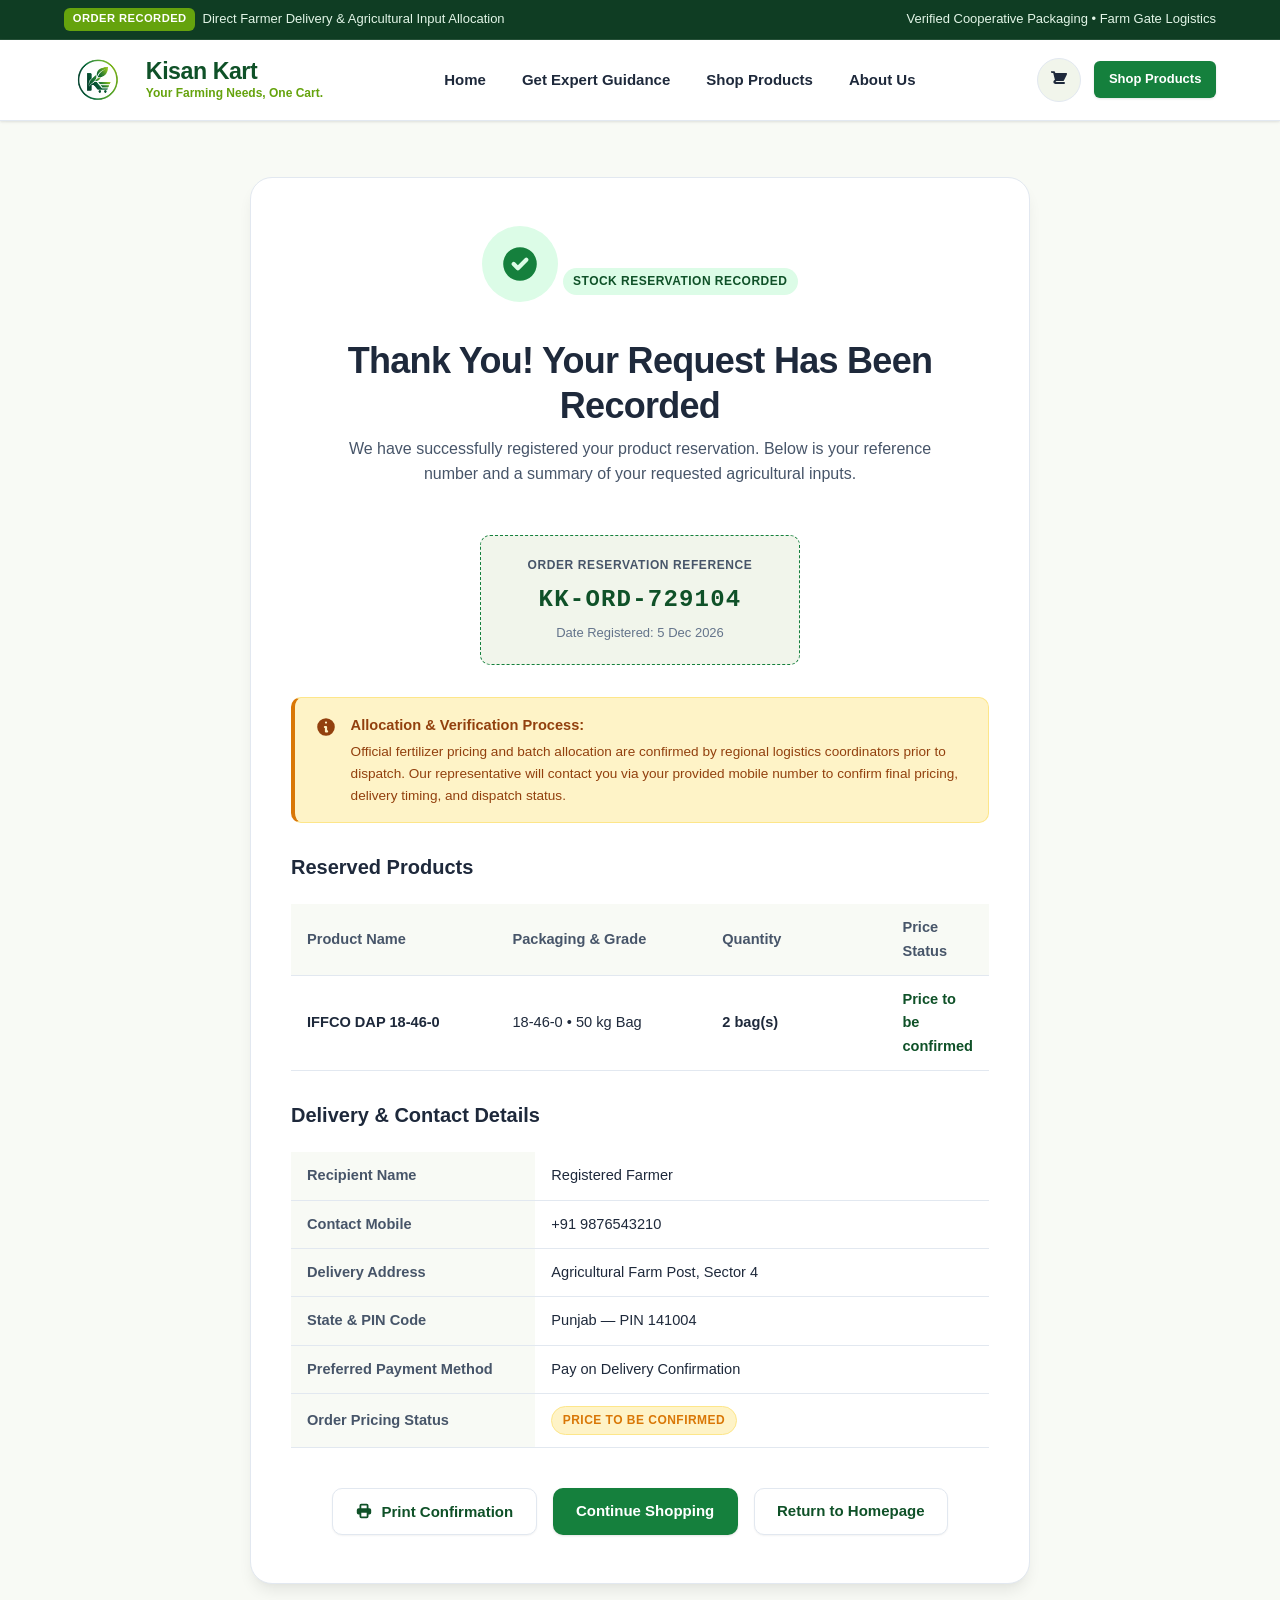
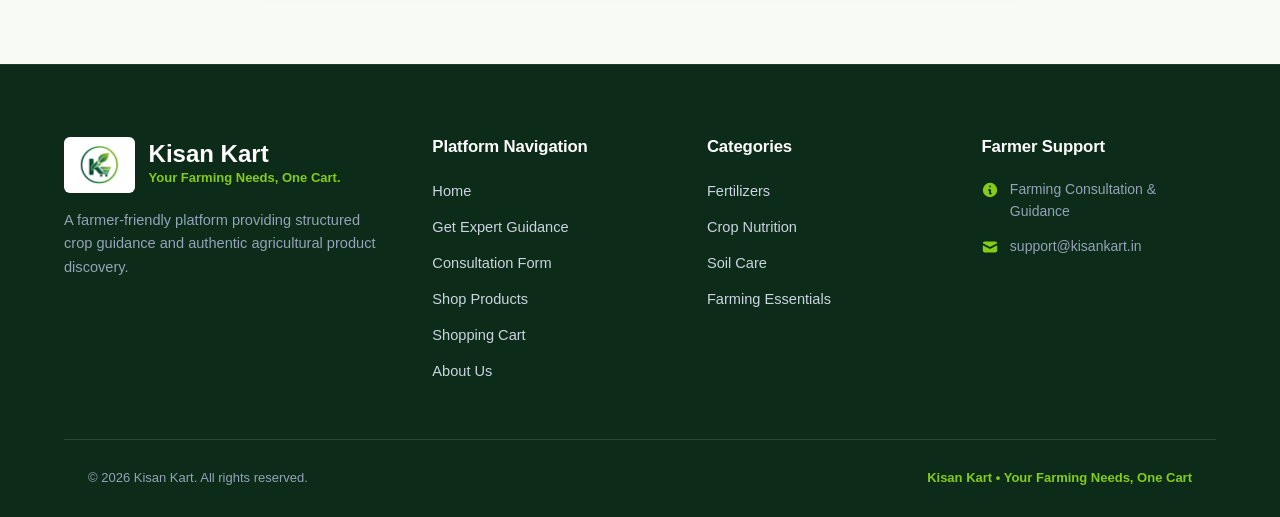
<file: order-confirmation.html>
<!DOCTYPE html>
<html lang="en">
<head>
    <meta charset="UTF-8">
    <meta name="viewport" content="width=device-width, initial-scale=1.0">
    <title>Order Confirmation | Kisan Kart</title>
    <meta name="description" content="View your recorded agricultural product reservation details and reference on Kisan Kart.">
    
    <!-- Local Stylesheets (Direct file:// Compatible) -->
    <link rel="stylesheet" href="styles/style.css">
    <link rel="stylesheet" href="styles/responsive.css">
</head>
<body>

    <!-- TOP ANNOUNCEMENT BAR -->
    <aside class="top-notice-banner" aria-label="Official Platform Notice">
        <div class="container">
            <div class="banner-item">
                <span class="banner-badge">Order Recorded</span>
                <span>Direct Farmer Delivery & Agricultural Input Allocation</span>
            </div>
            <div class="banner-item">
                <span>Verified Cooperative Packaging • Farm Gate Logistics</span>
            </div>
        </div>
    </aside>

    <!-- SHARED HEADER -->
    <header class="site-header">
        <div class="container header-container">
            <a href="index.html" class="brand-link" title="Kisan Kart Homepage">
                <img src="assets/images/kisan-kart-logo.png" 
                     alt="Kisan Kart Logo" 
                     class="brand-logo-img">
                <div class="brand-meta">
                    <span class="brand-title">Kisan Kart</span>
                    <span class="brand-tagline">Your Farming Needs, One Cart.</span>
                </div>
            </a>

            <nav class="main-nav" id="mainNav" aria-label="Primary Navigation">
                <ul class="nav-list">
                    <li><a href="index.html" class="nav-link">Home</a></li>
                    <li><a href="guidance.html" class="nav-link">Get Expert Guidance</a></li>
                    <li><a href="products.html" class="nav-link">Shop Products</a></li>
                    <li><a href="index.html#about-us" class="nav-link">About Us</a></li>
                </ul>
            </nav>

            <div class="header-actions">
                <a href="cart.html" class="header-cart-btn" id="headerCartBtn" aria-label="Shopping Cart">
                    <svg width="20" height="20" viewBox="0 0 20 20" fill="currentColor">
                        <path d="M3 1a1 1 0 000 2h1.22l.305 1.222a.997.997 0 00.01.042l1.358 5.43-.893.892C3.74 11.846 4.632 14 6.414 14H15a1 1 0 000-2H6.414l1-1H14a1 1 0 00.894-.553l3-6A1 1 0 0017 3H6.28l-.24-1a1 1 0 00-.986-.78H3z"/>
                    </svg>
                    <span class="cart-count-badge" id="cartCountBadge" style="display: none;">0</span>
                </a>

                <a href="products.html" class="btn btn-primary btn-sm">
                    Shop Products
                </a>

                <button type="button" class="mobile-nav-toggle" id="mobileNavToggle" aria-label="Toggle navigation menu" aria-expanded="false">
                    <span></span>
                    <span></span>
                    <span></span>
                </button>
            </div>
        </div>
    </header>

    <main class="consultation-form-wrap">
        <div class="container">
            
            <div class="consultation-confirmation-panel" id="orderConfirmationPanel">
                <!-- Icon -->
                <div class="confirmation-icon-circle">
                    <svg width="42" height="42" viewBox="0 0 20 20" fill="currentColor">
                        <path fill-rule="evenodd" d="M10 18a8 8 0 100-16 8 8 0 000 16zm3.707-9.293a1 1 0 00-1.414-1.414L9 10.586 7.707 9.293a1 1 0 00-1.414 1.414l2 2a1 1 0 001.414 0l4-4z" clip-rule="evenodd"/>
                    </svg>
                </div>

                <span class="badge badge-primary">Stock Reservation Recorded</span>
                <h1 style="font-size: 2.25rem; margin: 0.75rem 0 0.5rem 0; color: var(--color-text-main);">
                    Thank You! Your Request Has Been Recorded
                </h1>
                <p style="color: var(--color-text-muted); max-width: 620px; margin: 0 auto 1.5rem auto;">
                    We have successfully registered your product reservation. Below is your reference number and a summary of your requested agricultural inputs.
                </p>

                <!-- Order Reference Box -->
                <div class="confirmation-ref-box">
                    <div class="ref-label">Order Reservation Reference</div>
                    <div class="ref-number" id="orderRefNumber">KK-ORD-849201</div>
                    <div style="font-size: 0.8125rem; color: var(--color-text-subtle); margin-top: 0.25rem;">
                        Date Registered: <span id="orderDateDisplay">Today</span>
                    </div>
                </div>

                <!-- Next Steps Notice -->
                <div class="warning-notice-box" style="text-align: left; margin-bottom: 2rem;">
                    <svg width="22" height="22" viewBox="0 0 20 20" fill="currentColor">
                        <path fill-rule="evenodd" d="M18 10a8 8 0 11-16 0 8 8 0 0116 0zm-7-4a1 1 0 11-2 0 1 1 0 012 0zM9 9a1 1 0 000 2v3a1 1 0 001 1h1a1 1 0 100-2v-3a1 1 0 00-1-1H9z" clip-rule="evenodd"/>
                    </svg>
                    <div>
                        <strong>Allocation & Verification Process:</strong>
                        <p style="margin: 0.25rem 0 0 0; font-size: 0.85rem; color: #92400e;">
                            Official fertilizer pricing and batch allocation are confirmed by regional logistics coordinators prior to dispatch. Our representative will contact you via your provided mobile number to confirm final pricing, delivery timing, and dispatch status.
                        </p>
                    </div>
                </div>

                <!-- Ordered Items Table -->
                <h3 style="font-size: 1.25rem; text-align: left; margin-bottom: 0.75rem; color: var(--color-text-main);">
                    Reserved Products
                </h3>
                <table class="summary-data-table">
                    <thead>
                        <tr>
                            <th>Product Name</th>
                            <th>Packaging & Grade</th>
                            <th>Quantity</th>
                            <th>Price Status</th>
                        </tr>
                    </thead>
                    <tbody id="confirmationItemsTable">
                        <!-- Populated dynamically by JS -->
                    </tbody>
                </table>

                <!-- Delivery & Payment Information -->
                <h3 style="font-size: 1.25rem; text-align: left; margin: 2rem 0 0.75rem 0; color: var(--color-text-main);">
                    Delivery & Contact Details
                </h3>
                <table class="summary-data-table">
                    <tbody>
                        <tr>
                            <th>Recipient Name</th>
                            <td id="confCustomerName">-</td>
                        </tr>
                        <tr>
                            <th>Contact Mobile</th>
                            <td id="confCustomerPhone">-</td>
                        </tr>
                        <tr>
                            <th>Delivery Address</th>
                            <td id="confCustomerAddress">-</td>
                        </tr>
                        <tr>
                            <th>State & PIN Code</th>
                            <td id="confCustomerLocation">-</td>
                        </tr>
                        <tr>
                            <th>Preferred Payment Method</th>
                            <td id="confPaymentMethod">Pay on Delivery Confirmation</td>
                        </tr>
                        <tr>
                            <th>Order Pricing Status</th>
                            <td id="confOrderPricingStatus"><span class="badge badge-pending">Price to be confirmed</span></td>
                        </tr>
                    </tbody>
                </table>

                <!-- Actions -->
                <div style="display: flex; gap: 1rem; justify-content: center; flex-wrap: wrap; margin-top: 2.5rem;">
                    <button type="button" class="btn btn-secondary" onclick="window.print()">
                        <svg width="18" height="18" viewBox="0 0 20 20" fill="currentColor">
                            <path fill-rule="evenodd" d="M5 4v3H4a2 2 0 00-2 2v3a2 2 0 002 2h1v2a2 2 0 002 2h6a2 2 0 002-2v-2h1a2 2 0 002-2V9a2 2 0 00-2-2h-1V4a2 2 0 00-2-2H7a2 2 0 00-2 2zm8 0H7v3h6V4zm0 8H7v4h6v-4z" clip-rule="evenodd"/>
                        </svg>
                        Print Confirmation
                    </button>
                    <a href="products.html" class="btn btn-primary">
                        Continue Shopping
                    </a>
                    <a href="index.html" class="btn btn-secondary">
                        Return to Homepage
                    </a>
                </div>
            </div>

        </div>
    </main>

    <!-- SHARED FOOTER -->
    <footer class="site-footer">
        <div class="container">
            <div class="footer-top">
                <div class="footer-brand">
                    <a href="index.html" class="footer-logo-link">
                        <img src="assets/images/kisan-kart-logo.png" alt="Kisan Kart Logo" class="footer-logo-img">
                        <div>
                            <div class="footer-brand-title">Kisan Kart</div>
                            <div class="footer-brand-tagline">Your Farming Needs, One Cart.</div>
                        </div>
                    </a>
                    <p class="footer-desc">
                        A farmer-friendly platform providing structured crop guidance and authentic agricultural product discovery.
                    </p>
                </div>

                <div>
                    <h4 class="footer-heading">Platform Navigation</h4>
                    <ul class="footer-links">
                        <li><a href="index.html">Home</a></li>
                        <li><a href="guidance.html">Get Expert Guidance</a></li>
                        <li><a href="consultation.html">Consultation Form</a></li>
                        <li><a href="products.html">Shop Products</a></li>
                        <li><a href="cart.html">Shopping Cart</a></li>
                        <li><a href="index.html#about-us">About Us</a></li>
                    </ul>
                </div>

                <div>
                    <h4 class="footer-heading">Categories</h4>
                    <ul class="footer-links">
                        <li><a href="products.html?category=Fertilizers">Fertilizers</a></li>
                        <li><a href="products.html?category=Crop%20Nutrition">Crop Nutrition</a></li>
                        <li><a href="products.html">Soil Care</a></li>
                        <li><a href="products.html">Farming Essentials</a></li>
                    </ul>
                </div>

                <div>
                    <h4 class="footer-heading">Farmer Support</h4>
                    <ul class="footer-contact-list">
                        <li class="footer-contact-item">
                            <svg width="18" height="18" viewBox="0 0 20 20" fill="currentColor">
                                <path fill-rule="evenodd" d="M18 10a8 8 0 11-16 0 8 8 0 0116 0zm-7-4a1 1 0 11-2 0 1 1 0 012 0zM9 9a1 1 0 000 2v3a1 1 0 001 1h1a1 1 0 100-2v-3a1 1 0 00-1-1H9z" clip-rule="evenodd"/>
                            </svg>
                            <span>Farming Consultation & Guidance</span>
                        </li>
                        <li class="footer-contact-item">
                            <svg width="18" height="18" viewBox="0 0 20 20" fill="currentColor">
                                <path d="M2.003 5.884L10 9.882l7.997-3.998A2 2 0 0016 4H4a2 2 0 00-1.997 1.884z"/>
                                <path d="M18 8.118l-8 4-8-4V14a2 2 0 002 2h12a2 2 0 002-2V8.118z"/>
                            </svg>
                            <span>support@kisankart.in</span>
                        </li>
                    </ul>
                </div>
            </div>

            <div class="footer-bottom">
                <div class="container">
                    <div>&copy; <span id="currentYear">2026</span> Kisan Kart. All rights reserved.</div>
                    <div style="color: #84cc16; font-weight: 600;">Kisan Kart • Your Farming Needs, One Cart</div>
                </div>
            </div>
        </div>
    </footer>

    <!-- Scripts (Direct file:// Compatible) -->
    <script src="scripts/products.js"></script>
    <script src="scripts/cart.js"></script>
    <script src="scripts/main.js"></script>
    <script>
        document.addEventListener("DOMContentLoaded", function() {
            var order = null;
            try {
                var stored = localStorage.getItem("kisan_kart_last_order");
                if (stored) {
                    order = JSON.parse(stored);
                }
            } catch (e) {
                console.error("Failed to load last order from localStorage:", e);
            }

            var urlParams = new URLSearchParams(window.location.search);
            var refParam = urlParams.get("ref");

            if (!order) {
                // Safe default placeholder if visited directly
                order = {
                    orderRef: refParam || "KK-ORD-729104",
                    date: new Date().toLocaleDateString("en-IN", { day: "numeric", month: "short", year: "numeric" }),
                    customer: {
                        name: "Registered Farmer",
                        phone: "9876543210",
                        address: "Agricultural Farm Post, Sector 4",
                        state: "Punjab",
                        pin: "141004"
                    },
                    paymentMethod: "Pay on Delivery Confirmation",
                    items: [
                        {
                            name: "IFFCO DAP 18-46-0",
                            brand: "IFFCO",
                            grade: "18-46-0",
                            quantity: 2,
                            priceStatus: "Price to be confirmed"
                        }
                    ],
                    totalQuantity: 2
                };
            }

            // Render order fields
            var refEl = document.getElementById("orderRefNumber");
            if (refEl) refEl.textContent = order.orderRef || refParam || "KK-ORD-729104";

            var dateEl = document.getElementById("orderDateDisplay");
            if (dateEl) dateEl.textContent = order.date || "Today";
            
            if (order.customer) {
                var nameEl = document.getElementById("confCustomerName");
                if (nameEl) nameEl.textContent = order.customer.name || "-";

                var phoneEl = document.getElementById("confCustomerPhone");
                if (phoneEl) phoneEl.textContent = "+91 " + (order.customer.phone || "-");

                var addrEl = document.getElementById("confCustomerAddress");
                if (addrEl) addrEl.textContent = order.customer.address || "-";

                var locEl = document.getElementById("confCustomerLocation");
                if (locEl) locEl.textContent = (order.customer.state || "-") + " — PIN " + (order.customer.pin || "-");
            }

            var payMethodEl = document.getElementById("confPaymentMethod");
            if (payMethodEl) payMethodEl.textContent = order.paymentMethod || "Pay on Delivery Confirmation";

            var pricingStatusEl = document.getElementById("confOrderPricingStatus");
            if (pricingStatusEl) {
                if (order.financials && order.financials.isCalculable) {
                    pricingStatusEl.innerHTML = '<span style="font-size: 1.1rem; font-weight: 800; color: var(--color-primary-dark); font-family: var(--font-heading);">₹' + order.financials.total.toLocaleString("en-IN") + '</span> <span class="badge badge-verified" style="margin-left: 0.5rem;">Total Confirmed</span>';
                } else {
                    pricingStatusEl.innerHTML = '<span class="badge badge-pending">Price to be confirmed</span>';
                }
            }

            // Render Items
            var itemsTable = document.getElementById("confirmationItemsTable");
            if (itemsTable && order.items && order.items.length) {
                var rows = "";
                for (var i = 0; i < order.items.length; i++) {
                    var item = order.items[i];
                    var bagText = item.bagSize ? (item.bagSize + ' Bag') : '50 kg Bag';
                    var priceText = "";
                    if (typeof item.price === "number") {
                        var noteStr = item.priceNote ? (' (' + item.priceNote + ')') : '';
                        priceText = '₹' + (item.price * item.quantity).toLocaleString("en-IN") + noteStr;
                    } else {
                        priceText = item.priceStatus || "Price to be confirmed";
                    }

                    rows += '<tr>' +
                        '<td style="font-weight: 700; color: var(--color-text-main);">' + item.name + '</td>' +
                        '<td>' + (item.grade || "Standard Grade") + ' • ' + bagText + '</td>' +
                        '<td style="font-weight: 700;">' + item.quantity + ' bag(s)</td>' +
                        '<td style="color: var(--color-primary-dark); font-weight: 700;">' + priceText + '</td>' +
                    '</tr>';
                }
                itemsTable.innerHTML = rows;
            }
        });
    </script>
</body>
</html>
</file>
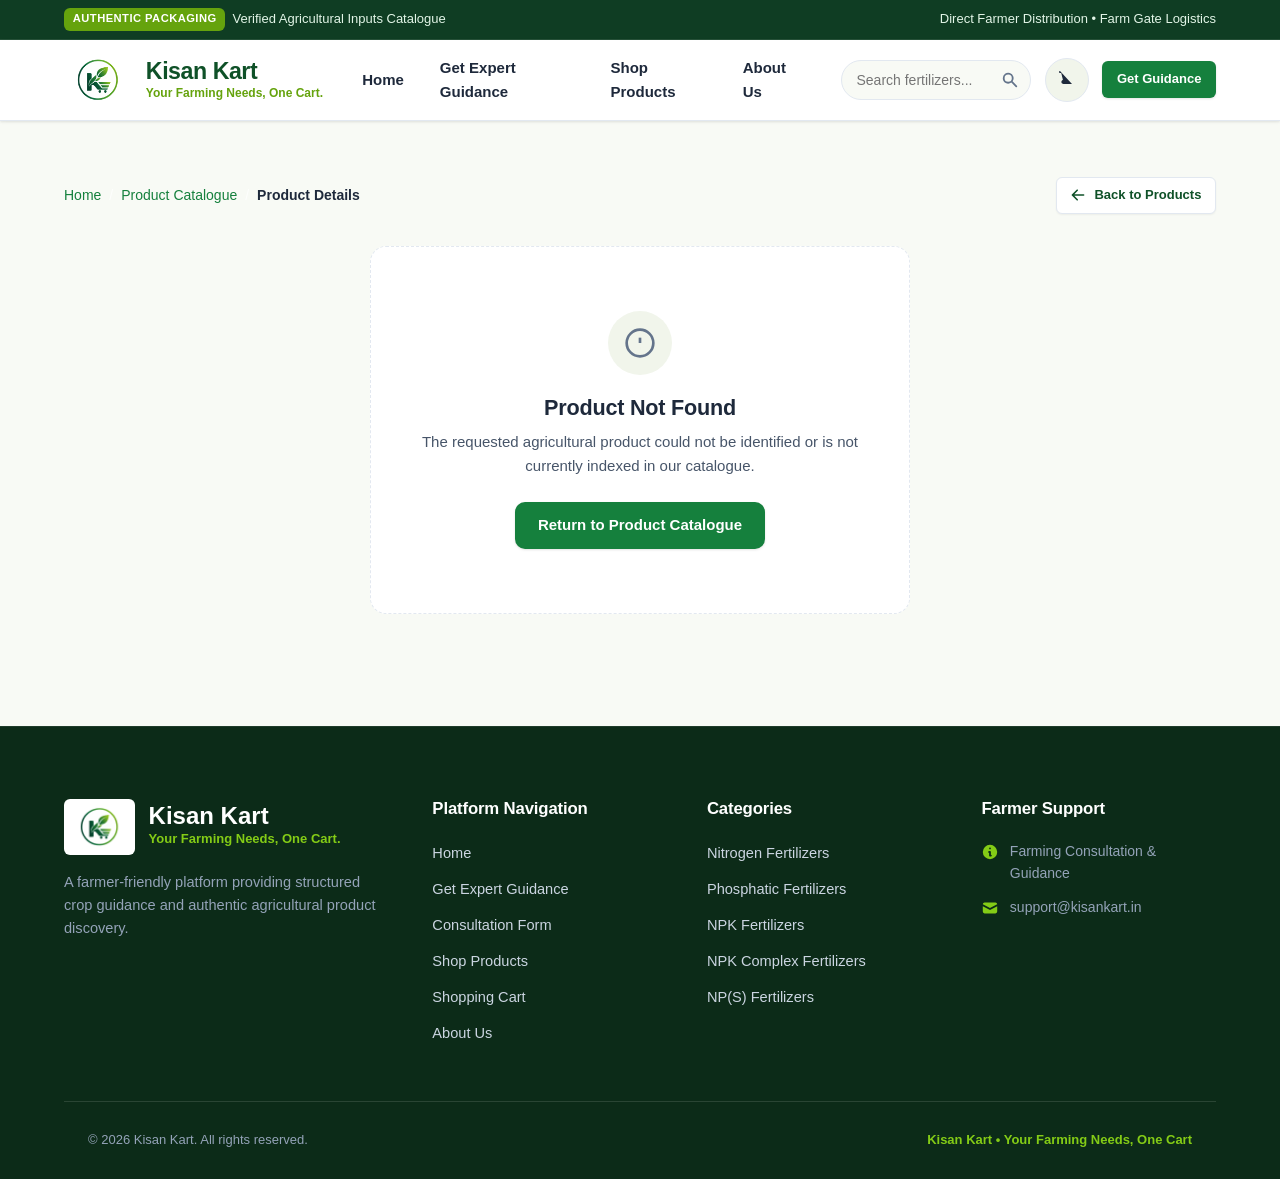
<file: product-details.html>
<!DOCTYPE html>
<html lang="en">
<head>
    <meta charset="UTF-8">
    <meta name="viewport" content="width=device-width, initial-scale=1.0">
    <title>Product Details | Kisan Kart</title>
    <meta name="description" content="View verified specifications, complete descriptions, manufacturer details, and key features for agricultural products at Kisan Kart.">
    
    <!-- Local Stylesheets (Direct file:// Compatible) -->
    <link rel="stylesheet" href="styles/style.css">
    <link rel="stylesheet" href="styles/responsive.css">
</head>
<body>

    <!-- TOP ANNOUNCEMENT BAR -->
    <aside class="top-notice-banner" aria-label="Official Platform Notice">
        <div class="container">
            <div class="banner-item">
                <span class="banner-badge">Authentic Packaging</span>
                <span>Verified Agricultural Inputs Catalogue</span>
            </div>
            <div class="banner-item">
                <span>Direct Farmer Distribution • Farm Gate Logistics</span>
            </div>
        </div>
    </aside>

    <!-- SHARED SITE HEADER -->
    <header class="site-header">
        <div class="container header-container">
            <a href="index.html" class="brand-link" title="Kisan Kart Homepage">
                <img src="assets/images/kisan-kart-logo.png" 
                     alt="Kisan Kart Logo" 
                     class="brand-logo-img">
                <div class="brand-meta">
                    <span class="brand-title">Kisan Kart</span>
                    <span class="brand-tagline">Your Farming Needs, One Cart.</span>
                </div>
            </a>

            <nav class="main-nav" id="mainNav" aria-label="Primary Navigation">
                <ul class="nav-list">
                    <li><a href="index.html" class="nav-link">Home</a></li>
                    <li><a href="guidance.html" class="nav-link">Get Expert Guidance</a></li>
                    <li><a href="products.html" class="nav-link active">Shop Products</a></li>
                    <li><a href="index.html#about-us" class="nav-link">About Us</a></li>
                </ul>
            </nav>

            <div class="header-actions">
                <form class="header-search-form" id="headerSearchForm" role="search">
                    <input type="text" 
                           class="header-search-input" 
                           id="headerSearchInput" 
                           placeholder="Search fertilizers..." 
                           aria-label="Search agricultural products">
                    <button type="submit" class="header-search-btn" aria-label="Submit search">
                        <svg width="18" height="18" viewBox="0 0 20 20" fill="currentColor">
                            <path fill-rule="evenodd" d="M8 4a4 4 0 100 8 4 4 0 000-8zM2 8a6 6 0 1110.89 3.476l4.817 4.817a1 1 0 01-1.414 1.414l-4.816-4.816A6 6 0 012 8z" clip-rule="evenodd"/>
                        </svg>
                    </button>
                </form>

                <a href="cart.html" class="header-cart-btn" id="headerCartBtn" aria-label="Shopping Cart">
                    <svg width="20" height="20" viewBox="0 0 20 20" fill="currentColor">
                        <path d="M3 1a1 1 0 000 2h1.22l.305 1.222a.997.997 0 00.01.042l1.358 5.43-.893.892C3.74 11.846 4.632 14 6.414 14H15a1 1 0 00-2H6.414l1-1H14a1 1 0 00.894-.553l3-6A1 1 0 0017 3H6.28l-.24-1a1 1 0 00-.986-.78H3z"/>
                    </svg>
                    <span class="cart-count-badge" id="cartCountBadge" style="display: none;">0</span>
                </a>

                <a href="guidance.html" class="btn btn-primary btn-sm">
                    Get Guidance
                </a>

                <button type="button" class="mobile-nav-toggle" id="mobileNavToggle" aria-label="Toggle navigation menu" aria-expanded="false">
                    <span></span>
                    <span></span>
                    <span></span>
                </button>
            </div>
        </div>
    </header>

    <main class="product-details-wrap">
        <div class="container">
            
            <!-- Breadcrumbs & Quick Back Link -->
            <div style="display: flex; justify-content: space-between; align-items: center; margin-bottom: 2rem; flex-wrap: wrap; gap: 1rem;">
                <nav class="breadcrumb-list" style="margin-bottom: 0;" aria-label="Breadcrumb">
                    <a href="index.html" style="color: var(--color-primary);">Home</a>
                    <span>/</span>
                    <a href="products.html" style="color: var(--color-primary);">Product Catalogue</a>
                    <span>/</span>
                    <span id="breadcrumbProductName" style="color: var(--color-text-main); font-weight: 600;">Product Details</span>
                </nav>

                <a href="products.html" class="btn btn-secondary btn-sm" id="topBackToProductsBtn">
                    <svg width="16" height="16" viewBox="0 0 20 20" fill="currentColor">
                        <path fill-rule="evenodd" d="M9.707 16.707a1 1 0 01-1.414 0l-6-6a1 1 0 010-1.414l6-6a1 1 0 011.414 1.414L5.414 9H17a1 1 0 110 2H5.414l4.293 4.293a1 1 0 010 1.414z" clip-rule="evenodd"/>
                    </svg>
                    Back to Products
                </a>
            </div>

            <!-- PRODUCT NOT FOUND STATE -->
            <div id="productNotFoundPanel" class="empty-state-card" style="display: none;">
                <div class="empty-state-icon">
                    <svg width="32" height="32" viewBox="0 0 24 24" fill="none" stroke="currentColor" stroke-width="2">
                        <circle cx="12" cy="12" r="10"/>
                        <line x1="12" y1="8" x2="12" y2="12"/>
                        <line x1="12" y1="16" x2="12.01" y2="16"/>
                    </svg>
                </div>
                <h2 class="empty-state-title">Product Not Found</h2>
                <p class="empty-state-desc">
                    The requested agricultural product could not be identified or is not currently indexed in our catalogue.
                </p>
                <a href="products.html" class="btn btn-primary">Return to Product Catalogue</a>
            </div>

            <!-- PRODUCT DETAILS MAIN CONTENT -->
            <div id="productDetailsContent">
                
                <!-- TOP SHOWCASE GRID -->
                <div class="product-details-grid">
                    
                    <!-- LEFT COLUMN: Product Packaging View & "Why Buy From Kisan Kart?" -->
                    <div class="product-gallery">
                        <div class="product-main-view">
                            <img id="detailProductImg" 
                                 src="" 
                                 alt="" 
                                 class="product-main-img" 
                                 onerror="this.src='assets/images/kisan-kart-logo.png'">
                        </div>
                        <div style="font-size: 0.8125rem; color: var(--color-text-subtle); text-align: center;">
                            Genuine manufacturer packaging indexed by Kisan Kart
                        </div>

                        <!-- Special Advisory Note (Shown for Concept Mockup / Verification) -->
                        <div id="detailSpecialNoteBox" class="special-advisory-box" style="display: none;">
                            <svg width="20" height="20" viewBox="0 0 20 20" fill="currentColor">
                                <path fill-rule="evenodd" d="M8.257 3.099c.765-1.36 2.722-1.36 3.486 0l5.58 9.92c.75 1.334-.213 2.98-1.742 2.98H4.42c-1.53 0-2.493-1.646-1.743-2.98l5.58-9.92zM11 13a1 1 0 11-2 0 1 1 0 012 0zm-1-8a1 1 0 00-1 1v3a1 1 0 002 0V6a1 1 0 00-1-1z" clip-rule="evenodd"/>
                            </svg>
                            <span id="detailSpecialNoteText"></span>
                        </div>

                        <!-- Why Buy from Kisan Kart? Card -->
                        <div class="why-buy-card">
                            <h3 class="why-buy-card-title">
                                <svg width="20" height="20" viewBox="0 0 20 20" fill="currentColor" style="color: var(--color-primary);">
                                    <path fill-rule="evenodd" d="M6.267 3.455a3.066 3.066 0 001.745-.723 3.066 3.066 0 013.976 0 3.066 3.066 0 001.745.723 3.066 3.066 0 012.812 2.812c.051.643.304 1.254.723 1.745a3.066 3.066 0 010 3.976 3.066 3.066 0 00-.723 1.745 3.066 3.066 0 01-2.812 2.812 3.066 3.066 0 00-1.745.723 3.066 3.066 0 01-3.976 0 3.066 3.066 0 00-1.745-.723 3.066 3.066 0 01-2.812-2.812 3.066 3.066 0 00-.723-1.745 3.066 3.066 0 010-3.976 3.066 3.066 0 00.723-1.745 3.066 3.066 0 012.812-2.812zm7.44 5.252a1 1 0 00-1.414-1.414L9 10.586 7.707 9.293a1 1 0 00-1.414 1.414l2 2a1 1 0 001.414 0l4-4z" clip-rule="evenodd"/>
                                </svg>
                                Why Buy from Kisan Kart?
                            </h3>
                            <div class="why-buy-list" id="detailWhyBuyList">
                                <!-- Populated dynamically by JS -->
                            </div>
                        </div>
                    </div>

                    <!-- RIGHT COLUMN: Product Information, Description & Actions -->
                    <div class="product-info-column">
                        <div class="product-meta-badges">
                            <span class="badge badge-brand" id="detailProductBrandBadge">IFFCO</span>
                            <span class="badge badge-primary" id="detailProductCategoryBadge">Fertilizers</span>
                            <span class="badge badge-verified" id="detailProductTypeBadge">Complex Fertilizer</span>
                            <span class="badge" style="background-color: #f1f5f9; color: #334155; border: 1px solid #cbd5e1;" id="detailProductSoldByBadge">Sold by Kisan Kart</span>
                        </div>

                        <h1 class="product-detail-title" id="detailProductName">Loading product...</h1>

                        <!-- Manufacturer & Sold By Line -->
                        <div class="product-manufacturer-line">
                            <div style="font-size: 0.9375rem; color: var(--color-text-main); margin-bottom: 0.25rem;">
                                Brand: <strong id="detailProductBrand">-</strong> &bull; 
                                Manufacturer: <strong id="detailProductManufacturer">-</strong> &bull; 
                                Sold By: <strong id="detailProductSoldBy" style="color: var(--color-primary-dark);">Kisan Kart</strong>
                            </div>
                            <span style="display: block; font-size: 0.8125rem; color: var(--color-text-subtle);">
                                Authentic agricultural input sourced and facilitated through Kisan Kart platform.
                            </span>
                        </div>

                        <!-- Price & Stock Status Box -->
                        <div class="product-price-section">
                            <div style="display: flex; justify-content: space-between; align-items: center; flex-wrap: wrap; gap: 0.5rem;">
                                <div class="price-status-highlight">
                                    <svg width="22" height="22" viewBox="0 0 20 20" fill="currentColor">
                                        <path fill-rule="evenodd" d="M18 10a8 8 0 11-16 0 8 8 0 0116 0zm-7-4a1 1 0 11-2 0 1 1 0 012 0zM9 9a1 1 0 000 2v3a1 1 0 001 1h1a1 1 0 100-2v-3a1 1 0 00-1-1H9z" clip-rule="evenodd"/>
                                    </svg>
                                    <span id="detailPriceStatus">Price to be confirmed</span>
                                </div>
                                <span class="badge" style="background-color: #fef9c3; color: #854d0e; border: 1px solid #fde047;" id="detailAvailabilityStatus">
                                    Update according to stock.
                                </span>
                            </div>
                            <div class="price-notice-subtext" id="detailPriceNotice">
                                Official retail pricing and cooperative subsidies will be updated upon subsequent verified catalogue release.
                            </div>
                        </div>

                        <!-- Full Product Description Section -->
                        <div style="margin-bottom: 1.75rem;">
                            <h3 style="font-size: 1.15rem; margin-bottom: 0.65rem; color: var(--color-text-main);">
                                Product Description
                            </h3>
                            <div id="detailProductFullDescription" style="font-size: 0.95rem; line-height: 1.65; color: var(--color-text-muted);">
                                <!-- Populated dynamically with full multi-paragraph description by JS -->
                            </div>
                        </div>

                        <!-- Packaging & Application Quick Overview -->
                        <div class="product-quick-specs-grid">
                            <div class="quick-spec-card">
                                <div class="quick-spec-label">Packaging Standard</div>
                                <div class="quick-spec-value" id="detailQuickPackaging">-</div>
                            </div>
                            <div class="quick-spec-card">
                                <div class="quick-spec-label">Application Method</div>
                                <div class="quick-spec-value" id="detailQuickApplication">-</div>
                            </div>
                        </div>

                        <!-- Actions Bar: Stepper, Add to Cart & Navigation -->
                        <div class="product-actions-bar">
                            <div style="display: flex; flex-direction: column; gap: 0.35rem;">
                                <label for="quantityStepperInput" id="stepperQtyLabel" style="font-size: 0.8125rem; font-weight: 600; color: var(--color-text-muted);">
                                    Quantity (Bags):
                                </label>
                                <div class="quantity-stepper">
                                    <button type="button" class="stepper-btn" id="stepperMinusBtn" aria-label="Decrease quantity">&minus;</button>
                                    <input type="number" id="quantityStepperInput" class="stepper-input" value="1" min="1" max="100" aria-label="Selected quantity">
                                    <button type="button" class="stepper-btn" id="stepperPlusBtn" aria-label="Increase quantity">&plus;</button>
                                </div>
                            </div>

                            <button type="button" class="btn btn-primary btn-lg" id="detailAddToCartBtn" style="flex: 1.2; min-height: 48px;">
                                <svg width="20" height="20" viewBox="0 0 20 20" fill="currentColor">
                                    <path d="M3 1a1 1 0 000 2h1.22l.305 1.222a.997.997 0 00.01.042l1.358 5.43-.893.892C3.74 11.846 4.632 14 6.414 14H15a1 1 0 00-2H6.414l1-1H14a1 1 0 00.894-.553l3-6A1 1 0 0017 3H6.28l-.24-1a1 1 0 00-.986-.78H3z"/>
                                </svg>
                                Add to Cart
                            </button>

                            <a href="products.html" class="btn btn-secondary" style="height: 48px; display: inline-flex; align-items: center; gap: 0.4rem;">
                                <svg width="18" height="18" viewBox="0 0 20 20" fill="currentColor">
                                    <path fill-rule="evenodd" d="M9.707 16.707a1 1 0 01-1.414 0l-6-6a1 1 0 010-1.414l6-6a1 1 0 011.414 1.414L5.414 9H17a1 1 0 110 2H5.414l4.293 4.293a1 1 0 010 1.414z" clip-rule="evenodd"/>
                                </svg>
                                Back to Products
                            </a>

                            <a href="guidance.html" class="btn btn-outline" style="height: 48px; border-color: var(--color-primary); color: var(--color-primary);">
                                Need Farming Advice?
                            </a>
                        </div>
                    </div>
                </div>

                <!-- COMPLETE SPECIFICATIONS SECTION (FULL WIDTH TABLE) -->
                <section class="product-verified-specs-box" style="margin-top: 3.5rem; background: #ffffff; border: 1px solid var(--color-border); border-radius: var(--radius-xl); padding: 2.5rem; box-shadow: var(--shadow-sm);">
                    <div style="border-bottom: 1px solid var(--color-border); padding-bottom: 1rem; margin-bottom: 1.5rem;">
                        <span class="section-pretitle">Verified Technical Data</span>
                        <h2 style="font-size: 1.75rem; color: var(--color-text-main); margin-top: 0.25rem;">
                            Complete Product Specifications
                        </h2>
                        <p style="font-size: 0.9375rem; color: var(--color-text-muted); margin: 0.25rem 0 0 0;">
                            Official product parameters, physical formulation, and application guidelines.
                        </p>
                    </div>

                    <table class="specs-table">
                        <tbody id="detailSpecsTableBody">
                            <!-- Populated dynamically by JS -->
                        </tbody>
                    </table>
                </section>

                <!-- KEY FEATURES SECTION -->
                <section style="margin-top: 3.5rem; background: #ffffff; border: 1px solid var(--color-border); border-radius: var(--radius-xl); padding: 2.5rem; box-shadow: var(--shadow-sm);">
                    <div style="border-bottom: 1px solid var(--color-border); padding-bottom: 1rem; margin-bottom: 1rem;">
                        <span class="section-pretitle">Key Features</span>
                        <h2 style="font-size: 1.75rem; color: var(--color-text-main); margin-top: 0.25rem;">
                            Agronomic & Nutritional Highlights
                        </h2>
                        <p style="font-size: 0.9375rem; color: var(--color-text-muted); margin: 0.25rem 0 0 0;">
                            Core plant nutrition capabilities and crop support functions.
                        </p>
                    </div>

                    <div class="features-grid" id="detailKeyFeaturesGrid">
                        <!-- Populated dynamically with 5 feature cards by JS -->
                    </div>
                </section>

                <!-- RELATED PRODUCTS SECTION -->
                <section style="margin-top: 4.5rem;">
                    <div style="display: flex; justify-content: space-between; align-items: baseline; margin-bottom: 2rem;">
                        <div>
                            <span class="section-pretitle">Explore Formulations</span>
                            <h2 style="font-size: 1.85rem; color: var(--color-text-main);">Related Agricultural Products</h2>
                        </div>
                        <a href="products.html" class="btn btn-secondary btn-sm">View Full Catalogue &rarr;</a>
                    </div>
                    
                    <div class="products-grid" id="relatedProductsGrid">
                        <!-- Populated by JS -->
                    </div>
                </section>
            </div>

        </div>
    </main>

    <!-- SHARED FOOTER -->
    <footer class="site-footer">
        <div class="container">
            <div class="footer-top">
                <div class="footer-brand">
                    <a href="index.html" class="footer-logo-link">
                        <img src="assets/images/kisan-kart-logo.png" alt="Kisan Kart Logo" class="footer-logo-img">
                        <div>
                            <div class="footer-brand-title">Kisan Kart</div>
                            <div class="footer-brand-tagline">Your Farming Needs, One Cart.</div>
                        </div>
                    </a>
                    <p class="footer-desc">
                        A farmer-friendly platform providing structured crop guidance and authentic agricultural product discovery.
                    </p>
                </div>

                <div>
                    <h4 class="footer-heading">Platform Navigation</h4>
                    <ul class="footer-links">
                        <li><a href="index.html">Home</a></li>
                        <li><a href="guidance.html">Get Expert Guidance</a></li>
                        <li><a href="consultation.html">Consultation Form</a></li>
                        <li><a href="products.html">Shop Products</a></li>
                        <li><a href="cart.html">Shopping Cart</a></li>
                        <li><a href="index.html#about-us">About Us</a></li>
                    </ul>
                </div>

                <div>
                    <h4 class="footer-heading">Categories</h4>
                    <ul class="footer-links">
                        <li><a href="products.html?category=Nitrogen%20Fertilizers">Nitrogen Fertilizers</a></li>
                        <li><a href="products.html?category=Phosphatic%20Fertilizers">Phosphatic Fertilizers</a></li>
                        <li><a href="products.html?category=NPK%20Fertilizers">NPK Fertilizers</a></li>
                        <li><a href="products.html?category=NPK%20Complex%20Fertilizers">NPK Complex Fertilizers</a></li>
                        <li><a href="products.html?category=Nitrogen,%20Phosphorus%20%26%20Sulphur%20Fertilizers">NP(S) Fertilizers</a></li>
                    </ul>
                </div>

                <div>
                    <h4 class="footer-heading">Farmer Support</h4>
                    <ul class="footer-contact-list">
                        <li class="footer-contact-item">
                            <svg width="18" height="18" viewBox="0 0 20 20" fill="currentColor">
                                <path fill-rule="evenodd" d="M18 10a8 8 0 11-16 0 8 8 0 0116 0zm-7-4a1 1 0 11-2 0 1 1 0 012 0zM9 9a1 1 0 000 2v3a1 1 0 001 1h1a1 1 0 100-2v-3a1 1 0 00-1-1H9z" clip-rule="evenodd"/>
                            </svg>
                            <span>Farming Consultation & Guidance</span>
                        </li>
                        <li class="footer-contact-item">
                            <svg width="18" height="18" viewBox="0 0 20 20" fill="currentColor">
                                <path d="M2.003 5.884L10 9.882l7.997-3.998A2 2 0 0016 4H4a2 2 0 00-1.997 1.884z"/>
                                <path d="M18 8.118l-8 4-8-4V14a2 2 0 002 2h12a2 2 0 002-2V8.118z"/>
                            </svg>
                            <span>support@kisankart.in</span>
                        </li>
                    </ul>
                </div>
            </div>

            <div class="footer-bottom">
                <div class="container">
                    <div>&copy; <span id="currentYear">2026</span> Kisan Kart. All rights reserved.</div>
                    <div style="color: #84cc16; font-weight: 600;">Kisan Kart • Your Farming Needs, One Cart</div>
                </div>
            </div>
        </div>
    </footer>

    <!-- Scripts (Direct file:// Compatible) -->
    <script src="scripts/products.js"></script>
    <script src="scripts/cart.js"></script>
    <script src="scripts/main.js"></script>
    <script>
        document.addEventListener("DOMContentLoaded", function() {
            var urlParams = new URLSearchParams(window.location.search);
            var productId = urlParams.get("id");

            // Direct file:// opening fallback
            if (!productId) {
                try {
                    productId = localStorage.getItem("kisan_selected_product_id");
                } catch(e) {}
            }

            var notFoundPanel = document.getElementById("productNotFoundPanel");
            var detailsContent = document.getElementById("productDetailsContent");
            var breadcrumbName = document.getElementById("breadcrumbProductName");

            if (!productId || !window.KisanProducts) {
                showNotFound();
                return;
            }

            var product = window.KisanProducts.getById(productId);
            if (!product) {
                showNotFound();
                return;
            }

            // 1. Product Name & Page Titles
            document.title = product.name + " | Kisan Kart";
            if (breadcrumbName) breadcrumbName.textContent = product.name;
            var nameEl = document.getElementById("detailProductName");
            if (nameEl) nameEl.textContent = product.name;

            // 2. Product Image
            var imgEl = document.getElementById("detailProductImg");
            if (imgEl) {
                imgEl.src = product.image;
                imgEl.alt = product.imageAlt || product.name;
            }

            // 3. Brand & Manufacturer
            var brandBadge = document.getElementById("detailProductBrandBadge");
            if (brandBadge) brandBadge.textContent = product.brand;
            var brandEl = document.getElementById("detailProductBrand");
            if (brandEl) brandEl.textContent = product.brand;
            var mfrEl = document.getElementById("detailProductManufacturer");
            if (mfrEl) mfrEl.textContent = product.manufacturer || product.brand;

            // 4. Sold By Information
            var soldByEl = document.getElementById("detailProductSoldBy");
            if (soldByEl) soldByEl.textContent = product.soldBy || "Kisan Kart";

            // 5. Category & Fertilizer Type Badges
            var catBadge = document.getElementById("detailProductCategoryBadge");
            if (catBadge) catBadge.textContent = product.category;
            var typeBadge = document.getElementById("detailProductTypeBadge");
            if (typeBadge) typeBadge.textContent = product.fertilizerType || product.category;

            // 6. Full Product Description (All paragraphs)
            var descContainer = document.getElementById("detailProductFullDescription");
            if (descContainer && product.fullDescription) {
                descContainer.innerHTML = product.fullDescription.map(function(para) {
                    return '<p style="margin-bottom: 0.85rem;">' + para + '</p>';
                }).join("");
            }

            // 7. Complete Product Specifications Table
            var specsBody = document.getElementById("detailSpecsTableBody");
            if (specsBody && product.specifications) {
                specsBody.innerHTML = product.specifications.map(function(spec) {
                    return '<tr>' +
                        '<th>' + spec.label + '</th>' +
                        '<td>' + spec.value + '</td>' +
                    '</tr>';
                }).join("");
            }

            // 8. All Five Key Features
            var featuresGrid = document.getElementById("detailKeyFeaturesGrid");
            if (featuresGrid && product.keyFeatures) {
                featuresGrid.innerHTML = product.keyFeatures.map(function(feature, idx) {
                    return '<div class="feature-item-card">' +
                        '<svg width="22" height="22" viewBox="0 0 20 20" fill="currentColor">' +
                            '<path fill-rule="evenodd" d="M10 18a8 8 0 100-16 8 8 0 000 16zm3.707-9.293a1 1 0 00-1.414-1.414L9 10.586 7.707 9.293a1 1 0 00-1.414 1.414l2 2a1 1 0 001.414 0l4-4z" clip-rule="evenodd"/>' +
                        '</svg>' +
                        '<div>' +
                            '<div style="font-weight: 700; color: var(--color-text-main); font-size: 0.9375rem; margin-bottom: 0.2rem;">Feature ' + (idx + 1) + '</div>' +
                            '<div style="font-size: 0.875rem; color: var(--color-text-muted); line-height: 1.5;">' + feature + '</div>' +
                        '</div>' +
                    '</div>';
                }).join("");
            }

            // 9. All Five "Why Buy from Kisan Kart?" Points
            var whyBuyList = document.getElementById("detailWhyBuyList");
            if (whyBuyList && product.whyBuyPoints) {
                whyBuyList.innerHTML = product.whyBuyPoints.map(function(point) {
                    return '<div class="why-buy-item">' +
                        '<svg width="18" height="18" viewBox="0 0 20 20" fill="currentColor">' +
                            '<path fill-rule="evenodd" d="M16.707 5.293a1 1 0 010 1.414l-8 8a1 1 0 01-1.414 0l-4-4a1 1 0 011.414-1.414L8 12.586l7.293-7.293a1 1 0 011.414 0z" clip-rule="evenodd"/>' +
                        '</svg>' +
                        '<span>' + point + '</span>' +
                    '</div>';
                }).join("");
            }

            // 10. Packaging & Application Quick Overview
            var quickPackEl = document.getElementById("detailQuickPackaging");
            if (quickPackEl) {
                quickPackEl.textContent = product.packaging || "Packaging details will be updated.";
            }
            var quickAppEl = document.getElementById("detailQuickApplication");
            if (quickAppEl) {
                quickAppEl.textContent = product.application || "Soil application as recommended.";
            }

            // 11. Price Status & 12. Availability Status
            var priceStatusEl = document.getElementById("detailPriceStatus");
            if (priceStatusEl) {
                if (typeof product.price === "number") {
                    var noteStr = product.priceNote ? (" " + product.priceNote) : "";
                    var bagStr = product.bagSize ? (" (" + product.bagSize + " bag)") : "";
                    priceStatusEl.textContent = "₹" + product.price.toLocaleString("en-IN") + noteStr + bagStr;
                } else {
                    priceStatusEl.textContent = product.priceStatus || "Price to be confirmed";
                }
            }
            var priceNoticeEl = document.getElementById("detailPriceNotice");
            if (priceNoticeEl && product.detailsStatus) {
                priceNoticeEl.textContent = product.detailsStatus;
            }
            var availStatusEl = document.getElementById("detailAvailabilityStatus");
            if (availStatusEl) {
                availStatusEl.textContent = product.availability || "In Stock • Dispatch Available";
            }

            var stepperLabel = document.getElementById("stepperQtyLabel");
            if (stepperLabel) {
                stepperLabel.textContent = "Quantity (" + (product.bagSize || "50 kg") + " Bags):";
            }

            // Special Advisory Note (Mockup concept / Verification notice)
            var specialBox = document.getElementById("detailSpecialNoteBox");
            var specialText = document.getElementById("detailSpecialNoteText");
            if (product.specialNote && specialBox && specialText) {
                specialText.textContent = product.specialNote;
                specialBox.style.display = "flex";
            }

            // 13. Stepper & Add to Cart Controls
            var qtyInput = document.getElementById("quantityStepperInput");
            var minusBtn = document.getElementById("stepperMinusBtn");
            var plusBtn = document.getElementById("stepperPlusBtn");

            if (qtyInput && minusBtn && plusBtn) {
                minusBtn.addEventListener("click", function() {
                    var val = parseInt(qtyInput.value, 10) || 1;
                    if (val > 1) qtyInput.value = val - 1;
                });
                plusBtn.addEventListener("click", function() {
                    var val = parseInt(qtyInput.value, 10) || 1;
                    if (val < 100) qtyInput.value = val + 1;
                });
            }

            var addBtn = document.getElementById("detailAddToCartBtn");
            if (addBtn) {
                addBtn.addEventListener("click", function() {
                    var qty = parseInt(qtyInput ? qtyInput.value : 1, 10) || 1;
                    if (window.KisanCart) {
                        window.KisanCart.addItem(product.id, qty);
                    }
                });
            }

            // Related Products Grid (3 other products)
            var relatedGrid = document.getElementById("relatedProductsGrid");
            if (relatedGrid && window.KisanProducts.getRelated) {
                var related = window.KisanProducts.getRelated(product.id, 3);
                relatedGrid.innerHTML = related.map(function(p) {
                    return window.createProductCardHTML(p);
                }).join("");
            }

            function showNotFound() {
                if (notFoundPanel && detailsContent) {
                    notFoundPanel.style.display = "block";
                    detailsContent.style.display = "none";
                }
            }
        });
    </script>
</body>
</html>
</file>
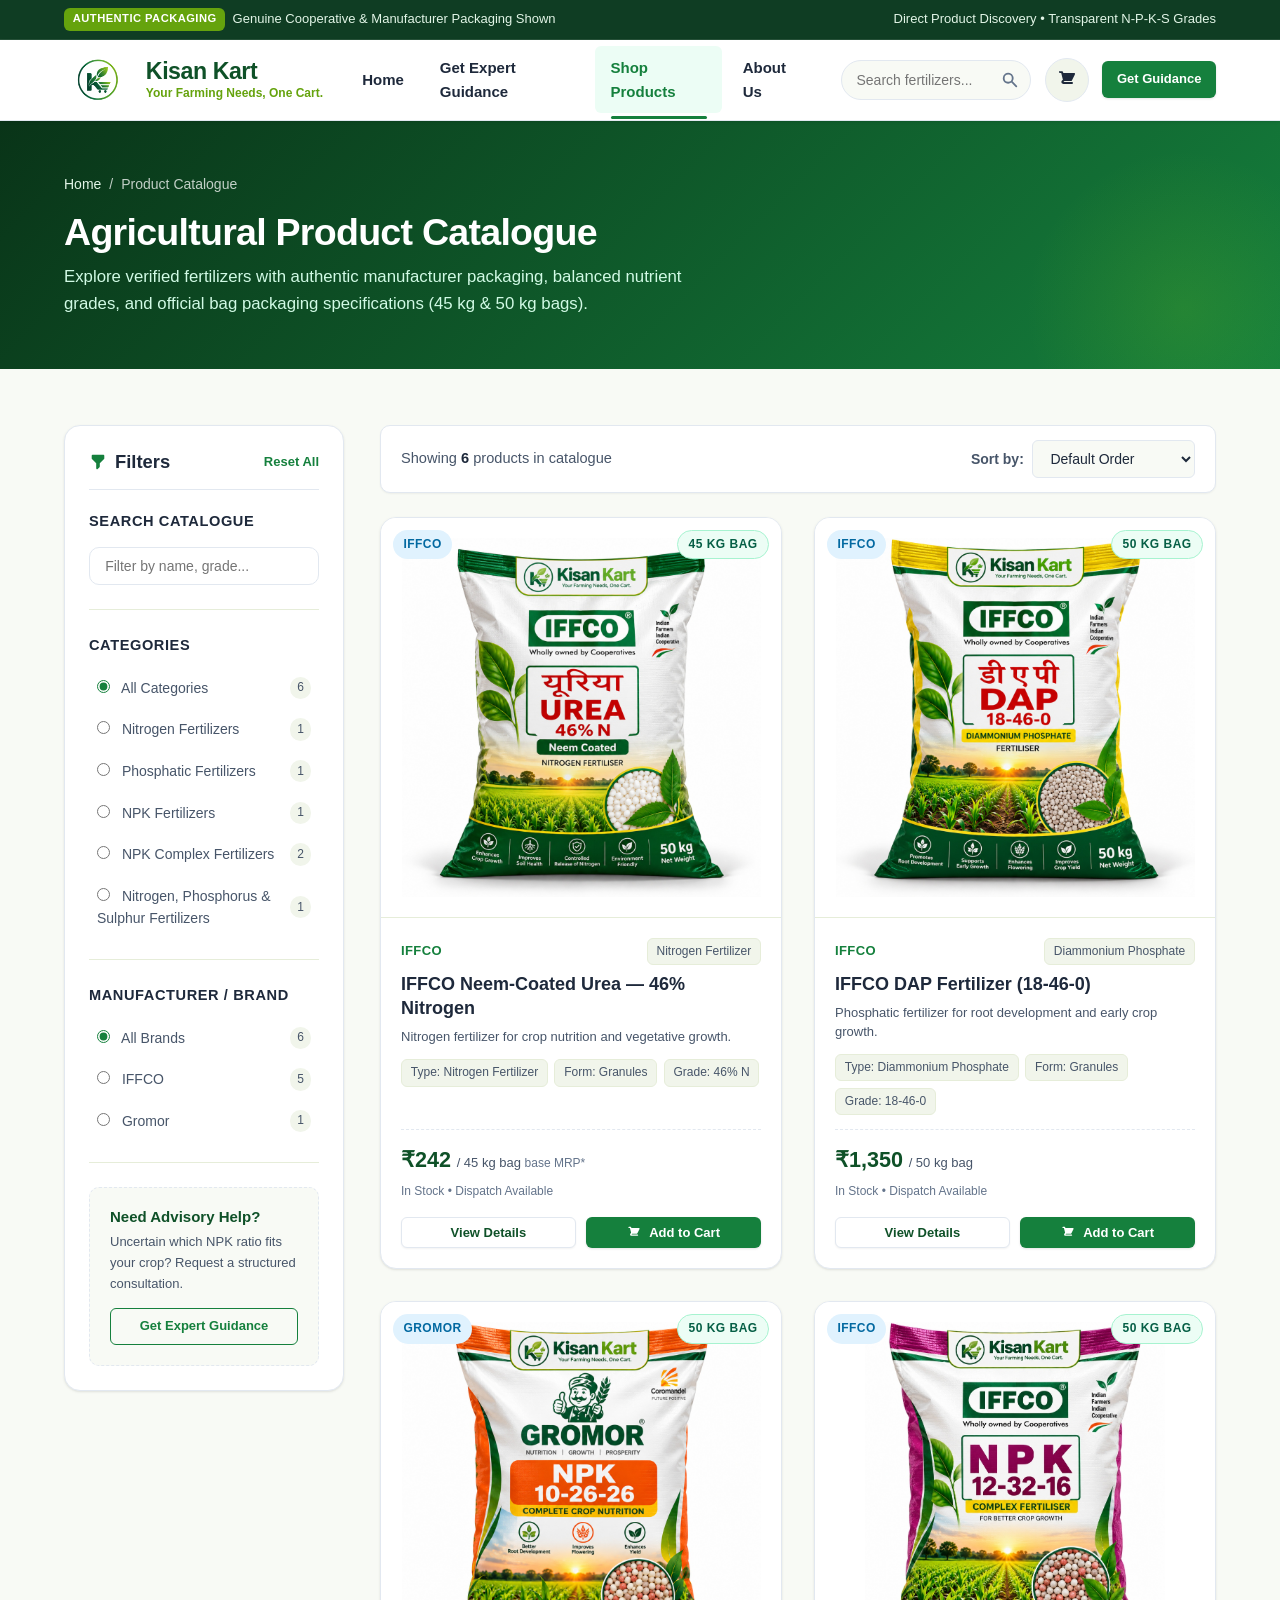
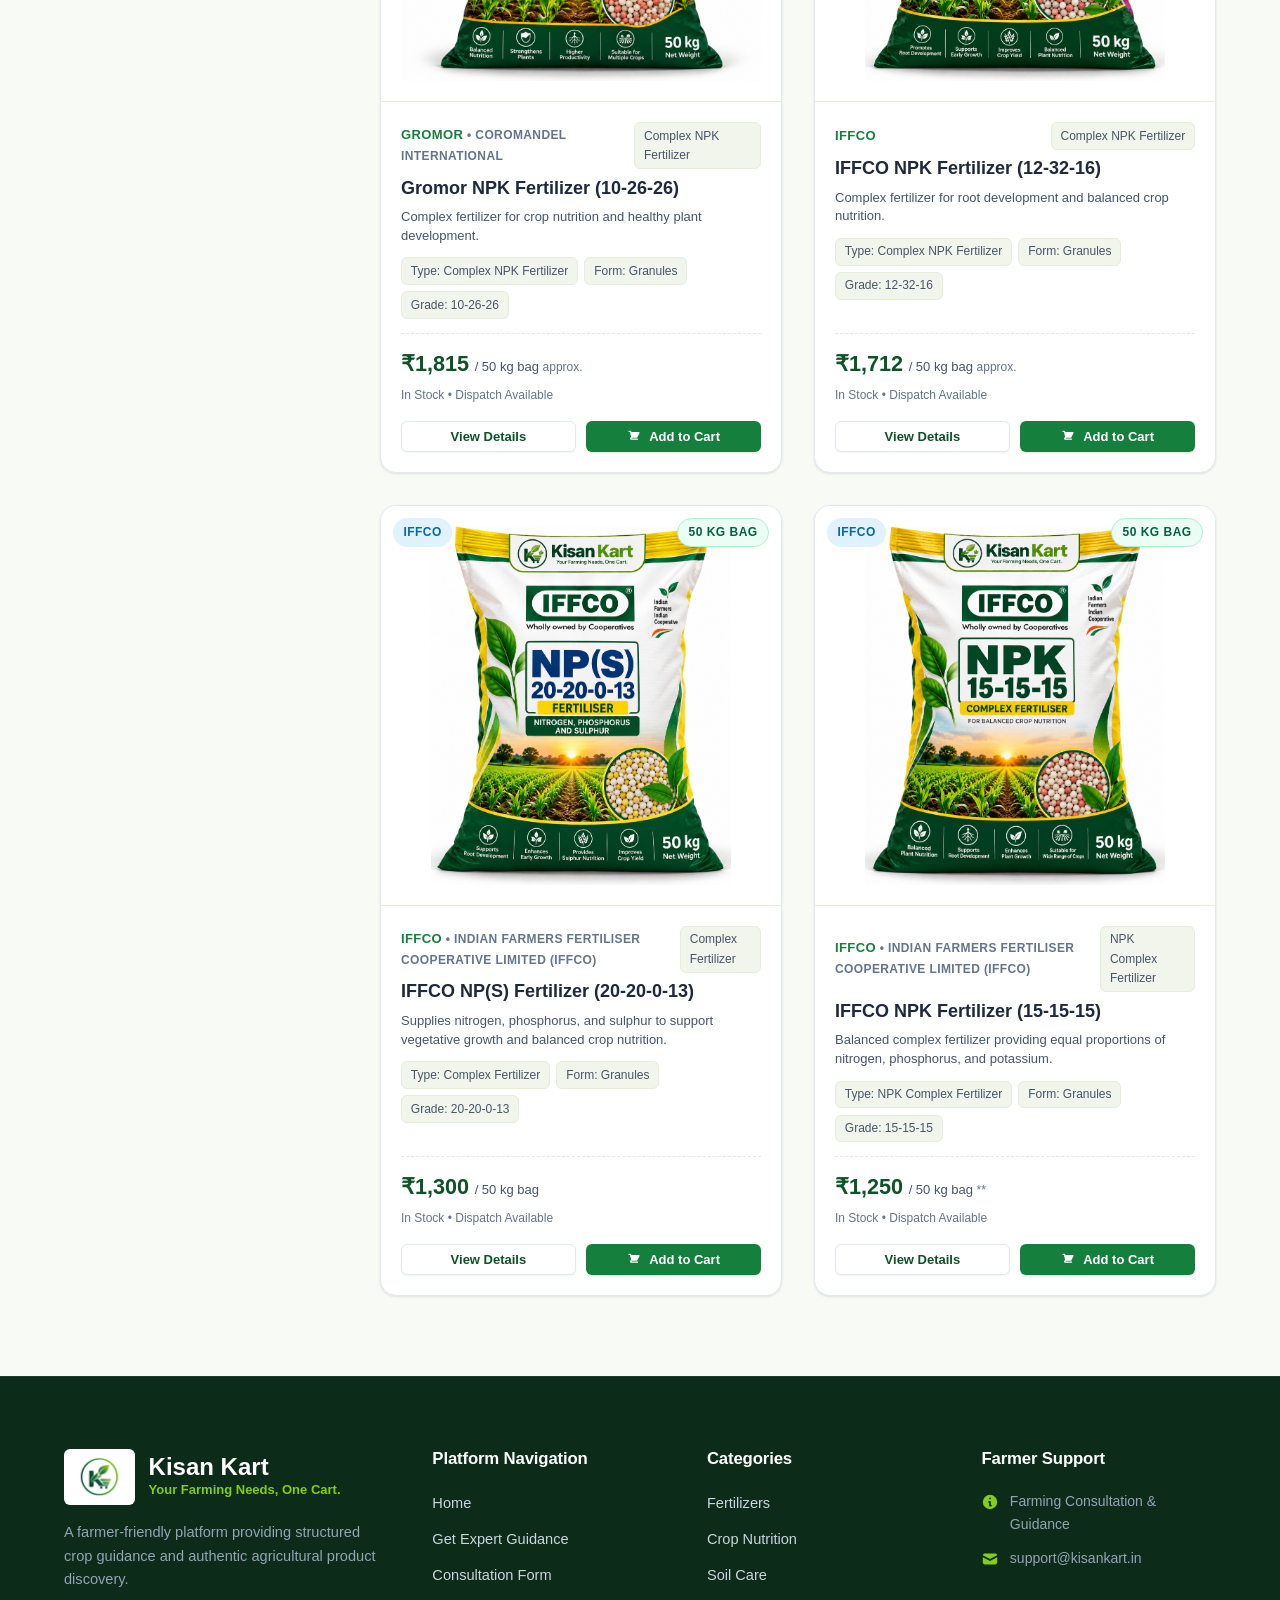
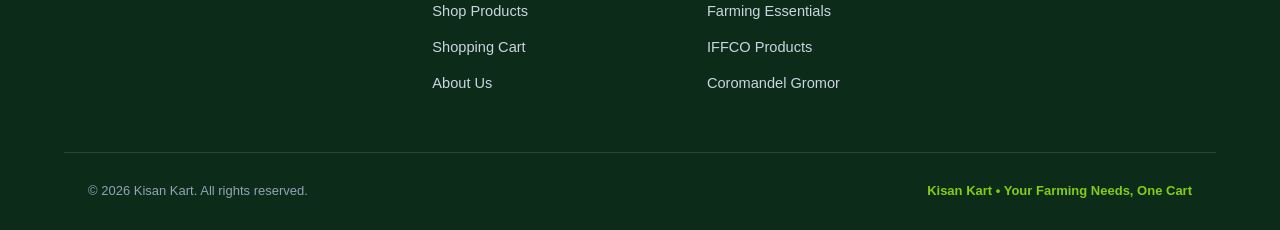
<file: products.html>
<!DOCTYPE html>
<html lang="en">
<head>
    <meta charset="UTF-8">
    <meta name="viewport" content="width=device-width, initial-scale=1.0">
    <title>Agricultural Product Catalogue | Kisan Kart</title>
    <meta name="description" content="Browse verified fertilizers, complex nutrition formulations, and soil inputs from trusted agricultural manufacturers at Kisan Kart.">
    
    <!-- Local Stylesheets (Direct file:// Compatible) -->
    <link rel="stylesheet" href="styles/style.css">
    <link rel="stylesheet" href="styles/responsive.css">
</head>
<body>

    <!-- TOP ANNOUNCEMENT BAR -->
    <aside class="top-notice-banner" aria-label="Official Platform Notice">
        <div class="container">
            <div class="banner-item">
                <span class="banner-badge">Authentic Packaging</span>
                <span>Genuine Cooperative & Manufacturer Packaging Shown</span>
            </div>
            <div class="banner-item">
                <span>Direct Product Discovery • Transparent N-P-K-S Grades</span>
            </div>
        </div>
    </aside>

    <!-- SHARED SITE HEADER -->
    <header class="site-header">
        <div class="container header-container">
            <a href="index.html" class="brand-link" title="Kisan Kart Homepage">
                <img src="assets/images/kisan-kart-logo.png" 
                     alt="Kisan Kart Logo" 
                     class="brand-logo-img">
                <div class="brand-meta">
                    <span class="brand-title">Kisan Kart</span>
                    <span class="brand-tagline">Your Farming Needs, One Cart.</span>
                </div>
            </a>

            <nav class="main-nav" id="mainNav" aria-label="Primary Navigation">
                <ul class="nav-list">
                    <li><a href="index.html" class="nav-link">Home</a></li>
                    <li><a href="guidance.html" class="nav-link">Get Expert Guidance</a></li>
                    <li><a href="products.html" class="nav-link active">Shop Products</a></li>
                    <li><a href="index.html#about-us" class="nav-link">About Us</a></li>
                </ul>
            </nav>

            <div class="header-actions">
                <form class="header-search-form" id="headerSearchForm" role="search">
                    <input type="text" 
                           class="header-search-input" 
                           id="headerSearchInput" 
                           placeholder="Search fertilizers..." 
                           aria-label="Search agricultural products">
                    <button type="submit" class="header-search-btn" aria-label="Submit search">
                        <svg width="18" height="18" viewBox="0 0 20 20" fill="currentColor">
                            <path fill-rule="evenodd" d="M8 4a4 4 0 100 8 4 4 0 000-8zM2 8a6 6 0 1110.89 3.476l4.817 4.817a1 1 0 01-1.414 1.414l-4.816-4.816A6 6 0 012 8z" clip-rule="evenodd"/>
                        </svg>
                    </button>
                </form>

                <a href="cart.html" class="header-cart-btn" id="headerCartBtn" aria-label="Shopping Cart">
                    <svg width="20" height="20" viewBox="0 0 20 20" fill="currentColor">
                        <path d="M3 1a1 1 0 000 2h1.22l.305 1.222a.997.997 0 00.01.042l1.358 5.43-.893.892C3.74 11.846 4.632 14 6.414 14H15a1 1 0 000-2H6.414l1-1H14a1 1 0 00.894-.553l3-6A1 1 0 0017 3H6.28l-.24-1a1 1 0 00-.986-.78H3z"/>
                    </svg>
                    <span class="cart-count-badge" id="cartCountBadge" style="display: none;">0</span>
                </a>

                <a href="guidance.html" class="btn btn-primary btn-sm">
                    Get Guidance
                </a>

                <button type="button" class="mobile-nav-toggle" id="mobileNavToggle" aria-label="Toggle navigation menu" aria-expanded="false">
                    <span></span>
                    <span></span>
                    <span></span>
                </button>
            </div>
        </div>
    </header>

    <main>
        <!-- PAGE BANNER -->
        <section class="page-banner">
            <div class="container banner-content">
                <nav class="breadcrumb-list" aria-label="Breadcrumb">
                    <a href="index.html">Home</a>
                    <span>/</span>
                    <span>Product Catalogue</span>
                </nav>
                <h1 class="page-banner-title">Agricultural Product Catalogue</h1>
                <p class="page-banner-desc">
                    Explore verified fertilizers with authentic manufacturer packaging, balanced nutrient grades, and official bag packaging specifications (45 kg &amp; 50 kg bags).
                </p>
            </div>
        </section>

        <!-- CATALOGUE LAYOUT -->
        <div class="container">
            <div class="catalogue-layout">
                
                <!-- SIDEBAR FILTERS -->
                <aside class="catalogue-sidebar" aria-label="Product Filters">
                    <div class="sidebar-header">
                        <h3 class="sidebar-title">
                            <svg width="18" height="18" viewBox="0 0 20 20" fill="currentColor" style="color: var(--color-primary);">
                                <path fill-rule="evenodd" d="M3 3a1 1 0 011-1h12a1 1 0 011 1v3a1 1 0 01-.293.707L12 11.414V15a1 1 0 01-.293.707l-2 2A1 1 0 018 17v-5.586L3.293 6.707A1 1 0 013 6V3z" clip-rule="evenodd"/>
                            </svg>
                            Filters
                        </h3>
                        <button type="button" class="btn-reset-filters" id="resetFiltersBtn">Reset All</button>
                    </div>

                    <!-- Search Filter -->
                    <div class="filter-section">
                        <label for="catalogueSearchInput" class="filter-title">Search Catalogue</label>
                        <input type="text" 
                               id="catalogueSearchInput" 
                               class="form-control" 
                               placeholder="Filter by name, grade..." 
                               style="height: 38px; font-size: 0.875rem;">
                    </div>

                    <!-- Category Filter -->
                    <div class="filter-section">
                        <div class="filter-title">Categories</div>
                        <div class="filter-options-list" id="categoryFilterList">
                            <label class="filter-pill-label">
                                <span><input type="radio" name="filterCategory" value="all" checked> All Categories</span>
                                <span class="filter-count">4</span>
                            </label>
                            <label class="filter-pill-label">
                                <span><input type="radio" name="filterCategory" value="Fertilizers"> Fertilizers</span>
                                <span class="filter-count">2</span>
                            </label>
                            <label class="filter-pill-label">
                                <span><input type="radio" name="filterCategory" value="Crop Nutrition"> Crop Nutrition</span>
                                <span class="filter-count">2</span>
                            </label>
                        </div>
                    </div>

                    <!-- Brand Filter -->
                    <div class="filter-section">
                        <div class="filter-title">Manufacturer / Brand</div>
                        <div class="filter-options-list" id="brandFilterList">
                            <label class="filter-pill-label">
                                <span><input type="radio" name="filterBrand" value="all" checked> All Brands</span>
                                <span class="filter-count">4</span>
                            </label>
                            <label class="filter-pill-label">
                                <span><input type="radio" name="filterBrand" value="IFFCO"> IFFCO</span>
                                <span class="filter-count">3</span>
                            </label>
                            <label class="filter-pill-label">
                                <span><input type="radio" name="filterBrand" value="Coromandel Gromor"> Coromandel Gromor</span>
                                <span class="filter-count">1</span>
                            </label>
                        </div>
                    </div>

                    <!-- Guidance Helper Box -->
                    <div style="background-color: var(--color-bg-body); border-radius: var(--radius-md); padding: 1.25rem; border: 1px dashed var(--color-border); margin-top: 1rem;">
                        <h4 style="font-size: 0.9375rem; color: var(--color-primary-dark); margin-bottom: 0.35rem;">Need Advisory Help?</h4>
                        <p style="font-size: 0.8125rem; color: var(--color-text-muted); margin-bottom: 0.85rem;">
                            Uncertain which NPK ratio fits your crop? Request a structured consultation.
                        </p>
                        <a href="guidance.html" class="btn btn-outline btn-sm btn-block">Get Expert Guidance</a>
                    </div>
                </aside>

                <!-- MAIN PRODUCT AREA -->
                <section class="catalogue-main" aria-label="Products List">
                    
                    <!-- TOOLBAR -->
                    <div class="catalogue-toolbar">
                        <div class="results-count-text">
                            Showing <strong id="visibleProductsCount">4</strong> products in catalogue
                        </div>

                        <div class="toolbar-controls">
                            <div class="sort-select-wrapper">
                                <label for="sortSelect" class="sort-label">Sort by:</label>
                                <select id="sortSelect" class="sort-select">
                                    <option value="default">Default Order</option>
                                    <option value="name-asc">Name: A to Z</option>
                                    <option value="name-desc">Name: Z to A</option>
                                    <option value="price-asc">Price: Low to High</option>
                                    <option value="price-desc">Price: High to Low</option>
                                </select>
                            </div>
                        </div>
                    </div>

                    <!-- GRID CONTAINER -->
                    <div class="products-grid" id="catalogueGrid">
                        <!-- Populated dynamically by JavaScript -->
                    </div>

                    <!-- EMPTY SEARCH STATE -->
                    <div class="empty-state-card" id="emptyCatalogueState" style="display: none;">
                        <div class="empty-state-icon">
                            <svg width="32" height="32" viewBox="0 0 24 24" fill="none" stroke="currentColor" stroke-width="2">
                                <circle cx="11" cy="11" r="8"/>
                                <line x1="21" y1="21" x2="16.65" y2="16.65"/>
                                <line x1="8" y1="11" x2="14" y2="11"/>
                            </svg>
                        </div>
                        <h3 class="empty-state-title">No Matching Products Found</h3>
                        <p class="empty-state-desc">
                            We couldn't find any products matching your selected search query or filters. Try adjusting your search term or reset all filters.
                        </p>
                        <button type="button" class="btn btn-primary" id="emptyStateResetBtn">
                            Reset All Filters
                        </button>
                    </div>

                </section>
            </div>
        </div>
    </main>

    <!-- SHARED FOOTER -->
    <footer class="site-footer">
        <div class="container">
            <div class="footer-top">
                <div class="footer-brand">
                    <a href="index.html" class="footer-logo-link">
                        <img src="assets/images/kisan-kart-logo.png" alt="Kisan Kart Logo" class="footer-logo-img">
                        <div>
                            <div class="footer-brand-title">Kisan Kart</div>
                            <div class="footer-brand-tagline">Your Farming Needs, One Cart.</div>
                        </div>
                    </a>
                    <p class="footer-desc">
                        A farmer-friendly platform providing structured crop guidance and authentic agricultural product discovery.
                    </p>
                </div>

                <div>
                    <h4 class="footer-heading">Platform Navigation</h4>
                    <ul class="footer-links">
                        <li><a href="index.html">Home</a></li>
                        <li><a href="guidance.html">Get Expert Guidance</a></li>
                        <li><a href="consultation.html">Consultation Form</a></li>
                        <li><a href="products.html">Shop Products</a></li>
                        <li><a href="cart.html">Shopping Cart</a></li>
                        <li><a href="index.html#about-us">About Us</a></li>
                    </ul>
                </div>

                <div>
                    <h4 class="footer-heading">Categories</h4>
                    <ul class="footer-links">
                        <li><a href="products.html?category=Fertilizers">Fertilizers</a></li>
                        <li><a href="products.html?category=Crop%20Nutrition">Crop Nutrition</a></li>
                        <li><a href="products.html">Soil Care</a></li>
                        <li><a href="products.html">Farming Essentials</a></li>
                        <li><a href="products.html?brand=IFFCO">IFFCO Products</a></li>
                        <li><a href="products.html?brand=Coromandel%20Gromor">Coromandel Gromor</a></li>
                    </ul>
                </div>

                <div>
                    <h4 class="footer-heading">Farmer Support</h4>
                    <ul class="footer-contact-list">
                        <li class="footer-contact-item">
                            <svg width="18" height="18" viewBox="0 0 20 20" fill="currentColor">
                                <path fill-rule="evenodd" d="M18 10a8 8 0 11-16 0 8 8 0 0116 0zm-7-4a1 1 0 11-2 0 1 1 0 012 0zM9 9a1 1 0 000 2v3a1 1 0 001 1h1a1 1 0 100-2v-3a1 1 0 00-1-1H9z" clip-rule="evenodd"/>
                            </svg>
                            <span>Farming Consultation & Guidance</span>
                        </li>
                        <li class="footer-contact-item">
                            <svg width="18" height="18" viewBox="0 0 20 20" fill="currentColor">
                                <path d="M2.003 5.884L10 9.882l7.997-3.998A2 2 0 0016 4H4a2 2 0 00-1.997 1.884z"/>
                                <path d="M18 8.118l-8 4-8-4V14a2 2 0 002 2h12a2 2 0 002-2V8.118z"/>
                            </svg>
                            <span>support@kisankart.in</span>
                        </li>
                    </ul>
                </div>
            </div>

            <div class="footer-bottom">
                <div class="container">
                    <div>&copy; <span id="currentYear">2026</span> Kisan Kart. All rights reserved.</div>
                    <div style="color: #84cc16; font-weight: 600;">Kisan Kart • Your Farming Needs, One Cart</div>
                </div>
            </div>
        </div>
    </footer>

    <!-- Scripts (Direct file:// Compatible) -->
    <script src="scripts/products.js"></script>
    <script src="scripts/cart.js"></script>
    <script src="scripts/main.js"></script>
    <script>
        document.addEventListener("DOMContentLoaded", function() {
            var grid = document.getElementById("catalogueGrid");
            var emptyState = document.getElementById("emptyCatalogueState");
            var countDisplay = document.getElementById("visibleProductsCount");
            var searchInput = document.getElementById("catalogueSearchInput");
            var sortSelect = document.getElementById("sortSelect");
            var resetBtn = document.getElementById("resetFiltersBtn");
            var emptyResetBtn = document.getElementById("emptyStateResetBtn");

            // Read URL params or session storage fallback
            var urlParams = new URLSearchParams(window.location.search);
            var initialSearch = urlParams.get("search");
            if (!initialSearch) {
                try {
                    initialSearch = sessionStorage.getItem("kisan_search_query") || "";
                    sessionStorage.removeItem("kisan_search_query");
                } catch(e) {}
            }

            var initialCategory = urlParams.get("category") || "all";
            var initialBrand = urlParams.get("brand") || "all";

            if (initialSearch && searchInput) {
                searchInput.value = initialSearch;
            }

            // Dynamically populate Category & Brand sidebars based on active products
            function populateFilterLists() {
                var catContainer = document.getElementById("categoryFilterList");
                var brandContainer = document.getElementById("brandFilterList");
                var allProducts = window.KisanProducts ? window.KisanProducts.getAll() : [];

                if (catContainer) {
                    var categories = window.KisanProducts.getCategories();
                    var catHTML = '<label class="filter-pill-label">' +
                        '<span><input type="radio" name="filterCategory" value="all" ' + (initialCategory === "all" ? "checked" : "") + '> All Categories</span>' +
                        '<span class="filter-count">' + allProducts.length + '</span>' +
                    '</label>';

                    categories.forEach(function(cat) {
                        var count = allProducts.filter(function(p) { return p.category.toLowerCase() === cat.toLowerCase(); }).length;
                        var isChecked = (initialCategory.toLowerCase() === cat.toLowerCase()) ? "checked" : "";
                        catHTML += '<label class="filter-pill-label">' +
                            '<span><input type="radio" name="filterCategory" value="' + cat + '" ' + isChecked + '> ' + cat + '</span>' +
                            '<span class="filter-count">' + count + '</span>' +
                        '</label>';
                    });
                    catContainer.innerHTML = catHTML;
                }

                if (brandContainer) {
                    var brands = window.KisanProducts.getBrands();
                    var brandHTML = '<label class="filter-pill-label">' +
                        '<span><input type="radio" name="filterBrand" value="all" ' + (initialBrand === "all" ? "checked" : "") + '> All Brands</span>' +
                        '<span class="filter-count">' + allProducts.length + '</span>' +
                    '</label>';

                    brands.forEach(function(b) {
                        var count = allProducts.filter(function(p) { return p.brand.toLowerCase() === b.toLowerCase(); }).length;
                        var isChecked = (initialBrand.toLowerCase() === b.toLowerCase()) ? "checked" : "";
                        brandHTML += '<label class="filter-pill-label">' +
                            '<span><input type="radio" name="filterBrand" value="' + b + '" ' + isChecked + '> ' + b + '</span>' +
                            '<span class="filter-count">' + count + '</span>' +
                        '</label>';
                    });
                    brandContainer.innerHTML = brandHTML;
                }

                // Attach change listeners to new radio elements
                document.querySelectorAll('input[name="filterCategory"]').forEach(function(r) {
                    r.addEventListener("change", renderCatalogue);
                });
                document.querySelectorAll('input[name="filterBrand"]').forEach(function(r) {
                    r.addEventListener("change", renderCatalogue);
                });
            }

            function renderCatalogue() {
                if (!window.KisanProducts) return;

                var query = searchInput ? searchInput.value.trim() : "";
                var catEl = document.querySelector('input[name="filterCategory"]:checked');
                var category = catEl ? catEl.value : "all";
                var brandEl = document.querySelector('input[name="filterBrand"]:checked');
                var brand = brandEl ? brandEl.value : "all";
                var sort = sortSelect ? sortSelect.value : "default";

                var results = window.KisanProducts.filterAndSort({ query: query, category: category, brand: brand, sort: sort });

                if (countDisplay) {
                    countDisplay.textContent = results.length;
                }

                if (results.length === 0) {
                    grid.innerHTML = "";
                    emptyState.style.display = "block";
                } else {
                    emptyState.style.display = "none";
                    grid.innerHTML = results.map(function(p) {
                        return window.createProductCardHTML(p);
                    }).join("");
                }
            }

            if (searchInput) searchInput.addEventListener("input", renderCatalogue);
            if (sortSelect) sortSelect.addEventListener("change", renderCatalogue);

            function resetAll() {
                if (searchInput) searchInput.value = "";
                if (sortSelect) sortSelect.value = "default";
                var catAll = document.querySelector('input[name="filterCategory"][value="all"]');
                if (catAll) catAll.checked = true;
                var brandAll = document.querySelector('input[name="filterBrand"][value="all"]');
                if (brandAll) brandAll.checked = true;
                renderCatalogue();
            }

            if (resetBtn) resetBtn.addEventListener("click", resetAll);
            if (emptyResetBtn) emptyResetBtn.addEventListener("click", resetAll);

            // Populate filters and render catalogue
            populateFilterLists();
            renderCatalogue();
        });
    </script>
</body>
</html>
</file>
<file: styles/style.css>
/* ============================================================
   KISAN KART - AGRICULTURAL SHOPPING & GUIDANCE PLATFORM
   Tagline: Your Farming Needs, One Cart.
   Clean, Modern, Accessible CSS Design System
   Self-contained & Optimized for Local & Offline Browsing (file://)
   ============================================================ */

/* CSS Variables & Theme Configuration */
:root {
    /* Primary Agricultural Brand Palette */
    --color-primary: #15803d;         /* Deep leaf green */
    --color-primary-dark: #0f5128;    /* Forest green */
    --color-primary-light: #22c55e;   /* Fresh sprout green */
    --color-primary-tint: #ecfdf5;    /* Soft mint tint */
    --color-primary-subtle: #dcfce7;  /* Light green border/bg */

    /* Accent & Supporting Colors */
    --color-accent: #65a30d;          /* Olive / growth accent */
    --color-accent-gold: #d97706;     /* Amber gold for notice / pending status */
    --color-accent-gold-tint: #fef3c7;/* Amber background */
    --color-accent-gold-border: #fde68a;

    /* Backgrounds & Surfaces */
    --color-bg-body: #f8faf5;         /* Warm earthy off-white */
    --color-bg-card: #ffffff;         /* Pure crisp white for cards */
    --color-bg-surface: #f1f5eb;      /* Soft neutral background */
    --color-bg-subtle: #e9efe2;       /* Subtle section division */

    /* Typography Hierarchy */
    --color-text-main: #1e293b;       /* Dark slate charcoal */
    --color-text-muted: #475569;      /* Medium gray-green secondary */
    --color-text-subtle: #64748b;     /* Muted metadata */
    --color-text-inverse: #ffffff;

    /* Borders & Outlines */
    --color-border: #e2e8f0;          /* Clean subtle border */
    --color-border-subtle: #e6edd9;
    --color-border-focus: #16a34a;

    /* Status Notifications */
    --color-info-text: #0369a1;
    --color-info-bg: #e0f2fe;
    --color-info-border: #bae6fd;

    --color-success-text: #15803d;
    --color-success-bg: #dcfce7;
    --color-success-border: #86efac;

    --color-error-text: #b91c1c;
    --color-error-bg: #fee2e2;
    --color-error-border: #fca5a5;

    /* Fonts - Modern System Font Stack with Offline/file:// Fallback */
    --font-heading: 'Outfit', -apple-system, BlinkMacSystemFont, 'Segoe UI', Roboto, Helvetica, Arial, sans-serif;
    --font-body: 'Plus Jakarta Sans', -apple-system, BlinkMacSystemFont, 'Segoe UI', Roboto, Helvetica, Arial, sans-serif;

    /* Elevation & Shadows */
    --shadow-xs: 0 1px 2px rgba(0, 0, 0, 0.05);
    --shadow-sm: 0 1px 3px rgba(0, 0, 0, 0.08), 0 1px 2px rgba(0, 0, 0, 0.04);
    --shadow-md: 0 4px 6px -1px rgba(0, 0, 0, 0.08), 0 2px 4px -2px rgba(0, 0, 0, 0.04);
    --shadow-lg: 0 10px 15px -3px rgba(0, 0, 0, 0.08), 0 4px 6px -4px rgba(0, 0, 0, 0.03);
    --shadow-xl: 0 20px 25px -5px rgba(0, 0, 0, 0.08), 0 8px 10px -6px rgba(0, 0, 0, 0.03);

    /* Border Radii */
    --radius-sm: 6px;
    --radius-md: 10px;
    --radius-lg: 16px;
    --radius-xl: 22px;
    --radius-full: 9999px;

    /* Layout Spacing */
    --container-max: 1200px;
    --header-height: 80px;
    --transition-fast: 0.15s ease;
    --transition-normal: 0.25s ease;
}

/* ============================================================
   RESET & SYSTEM BASE
   ============================================================ */
*, *::before, *::after {
    box-sizing: border-box;
    margin: 0;
    padding: 0;
}

html {
    font-size: 16px;
    scroll-behavior: smooth;
}

body {
    font-family: var(--font-body);
    font-size: 1rem;
    line-height: 1.6;
    color: var(--color-text-main);
    background-color: var(--color-bg-body);
    min-height: 100vh;
    display: flex;
    flex-direction: column;
    -webkit-font-smoothing: antialiased;
}

h1, h2, h3, h4, h5, h6 {
    font-family: var(--font-heading);
    color: var(--color-text-main);
    line-height: 1.25;
    font-weight: 700;
}

h1 { font-size: 2.5rem; letter-spacing: -0.02em; }
h2 { font-size: 2rem; letter-spacing: -0.01em; }
h3 { font-size: 1.4rem; }
h4 { font-size: 1.15rem; }

p {
    margin-bottom: 1rem;
    color: var(--color-text-muted);
}

p:last-child {
    margin-bottom: 0;
}

a {
    color: var(--color-primary);
    text-decoration: none;
    transition: color var(--transition-fast);
}

a:hover {
    color: var(--color-primary-dark);
}

img {
    max-width: 100%;
    height: auto;
    display: block;
}

ul, ol {
    list-style: none;
}

button, input, select, textarea {
    font-family: inherit;
    font-size: inherit;
}

button {
    cursor: pointer;
    border: none;
    background: none;
}

.container {
    width: 100%;
    max-width: var(--container-max);
    margin-left: auto;
    margin-right: auto;
    padding-left: 1.5rem;
    padding-right: 1.5rem;
}

/* ============================================================
   TOP INFORMATIONAL ANNOUNCEMENT BAR
   ============================================================ */
.top-notice-banner {
    background-color: #0f3d23;
    color: #e2f5e7;
    font-size: 0.8125rem;
    padding: 0.5rem 1rem;
    border-bottom: 1px solid rgba(255, 255, 255, 0.1);
}

.top-notice-banner .container {
    display: flex;
    justify-content: space-between;
    align-items: center;
    flex-wrap: wrap;
    gap: 0.5rem;
}

.banner-item {
    display: inline-flex;
    align-items: center;
    gap: 0.45rem;
}

.banner-badge {
    background-color: var(--color-accent);
    color: #ffffff;
    font-weight: 700;
    font-size: 0.7rem;
    padding: 0.15rem 0.55rem;
    border-radius: var(--radius-sm);
    text-transform: uppercase;
    letter-spacing: 0.04em;
}

/* ============================================================
   SHARED SITE HEADER & NAVIGATION
   ============================================================ */
.site-header {
    background-color: var(--color-bg-card);
    border-bottom: 1px solid var(--color-border);
    position: sticky;
    top: 0;
    z-index: 1000;
    box-shadow: var(--shadow-sm);
}

.header-container {
    display: flex;
    align-items: center;
    justify-content: space-between;
    height: var(--header-height);
    gap: 1.5rem;
}

/* Logo container preserving exact image */
.brand-link {
    display: flex;
    align-items: center;
    gap: 0.85rem;
    text-decoration: none;
    flex-shrink: 0;
}

.brand-logo-img {
    height: 52px;
    width: auto;
    max-width: 140px;
    object-fit: contain;
    display: block;
}

.brand-meta {
    display: flex;
    flex-direction: column;
}

.brand-title {
    font-family: var(--font-heading);
    font-size: 1.45rem;
    font-weight: 800;
    color: #0f5128;
    line-height: 1.1;
    letter-spacing: -0.02em;
}

.brand-tagline {
    font-size: 0.75rem;
    font-weight: 600;
    color: var(--color-accent);
    line-height: 1.1;
    margin-top: 0.15rem;
}

/* Navigation Links */
.main-nav {
    display: flex;
    align-items: center;
}

.nav-list {
    display: flex;
    align-items: center;
    gap: 0.35rem;
}

.nav-link {
    padding: 0.6rem 0.95rem;
    font-size: 0.9375rem;
    font-weight: 600;
    color: var(--color-text-main);
    border-radius: var(--radius-sm);
    transition: all var(--transition-fast);
    position: relative;
    display: inline-block;
}

.nav-link:hover {
    color: var(--color-primary);
    background-color: var(--color-primary-tint);
}

.nav-link.active {
    color: var(--color-primary);
    background-color: var(--color-primary-tint);
    font-weight: 700;
}

.nav-link.active::after {
    content: '';
    position: absolute;
    bottom: -6px;
    left: 0.95rem;
    right: 0.95rem;
    height: 3px;
    background-color: var(--color-primary);
    border-radius: var(--radius-full);
}

/* Header Action Tools */
.header-actions {
    display: flex;
    align-items: center;
    gap: 0.85rem;
}

.header-search-form {
    position: relative;
    display: flex;
    align-items: center;
}

.header-search-input {
    width: 190px;
    height: 40px;
    padding: 0 2.2rem 0 0.9rem;
    border: 1px solid var(--color-border);
    border-radius: var(--radius-full);
    font-size: 0.875rem;
    background-color: var(--color-bg-body);
    transition: all var(--transition-fast);
}

.header-search-input:focus {
    width: 240px;
    outline: none;
    border-color: var(--color-primary);
    background-color: #ffffff;
    box-shadow: 0 0 0 3px rgba(22, 163, 74, 0.15);
}

.header-search-btn {
    position: absolute;
    right: 8px;
    top: 50%;
    transform: translateY(-50%);
    color: var(--color-text-subtle);
    display: flex;
    align-items: center;
    justify-content: center;
    padding: 4px;
}

.header-search-btn:hover {
    color: var(--color-primary);
}

/* Cart Icon Button */
.header-cart-btn {
    display: inline-flex;
    align-items: center;
    justify-content: center;
    position: relative;
    width: 44px;
    height: 44px;
    border-radius: var(--radius-full);
    background-color: var(--color-bg-surface);
    color: var(--color-text-main);
    border: 1px solid var(--color-border);
    transition: all var(--transition-fast);
}

.header-cart-btn:hover {
    background-color: var(--color-primary-tint);
    color: var(--color-primary);
    border-color: var(--color-primary-subtle);
}

.cart-count-badge {
    position: absolute;
    top: -4px;
    right: -4px;
    background-color: var(--color-accent-gold);
    color: #ffffff;
    font-size: 0.725rem;
    font-weight: 700;
    min-width: 20px;
    height: 20px;
    border-radius: var(--radius-full);
    display: inline-flex;
    align-items: center;
    justify-content: center;
    padding: 0 4px;
    border: 2px solid #ffffff;
}

/* Mobile Nav Toggle Button */
.mobile-nav-toggle {
    display: none;
    flex-direction: column;
    justify-content: space-between;
    width: 40px;
    height: 40px;
    padding: 10px 8px;
    background-color: var(--color-bg-surface);
    border: 1px solid var(--color-border);
    border-radius: var(--radius-sm);
}

.mobile-nav-toggle span {
    display: block;
    height: 2px;
    width: 100%;
    background-color: var(--color-text-main);
    border-radius: 2px;
    transition: all var(--transition-fast);
}

/* ============================================================
   BUTTONS & ACTION SYSTEM
   ============================================================ */
.btn {
    display: inline-flex;
    align-items: center;
    justify-content: center;
    gap: 0.5rem;
    font-family: var(--font-body);
    font-size: 0.9375rem;
    font-weight: 600;
    padding: 0.65rem 1.4rem;
    border-radius: var(--radius-md);
    transition: all var(--transition-fast);
    text-decoration: none;
    white-space: nowrap;
    border: 1px solid transparent;
}

.btn-primary {
    background-color: var(--color-primary);
    color: #ffffff;
    box-shadow: var(--shadow-sm);
}

.btn-primary:hover {
    background-color: var(--color-primary-dark);
    color: #ffffff;
    box-shadow: var(--shadow-md);
    transform: translateY(-1px);
}

.btn-secondary {
    background-color: #ffffff;
    color: var(--color-primary-dark);
    border-color: var(--color-border);
    box-shadow: var(--shadow-xs);
}

.btn-secondary:hover {
    background-color: var(--color-bg-surface);
    border-color: var(--color-primary);
    color: var(--color-primary);
    transform: translateY(-1px);
}

.btn-accent {
    background-color: var(--color-accent);
    color: #ffffff;
}

.btn-accent:hover {
    background-color: #4d7c0f;
    color: #ffffff;
    transform: translateY(-1px);
}

.btn-outline {
    background-color: transparent;
    border-color: var(--color-primary);
    color: var(--color-primary);
}

.btn-outline:hover {
    background-color: var(--color-primary-tint);
    border-color: var(--color-primary-dark);
    color: var(--color-primary-dark);
}

.btn-sm {
    padding: 0.45rem 0.85rem;
    font-size: 0.8125rem;
    border-radius: var(--radius-sm);
}

.btn-lg {
    padding: 0.85rem 1.85rem;
    font-size: 1.05rem;
    border-radius: var(--radius-md);
}

.btn-block {
    width: 100%;
}

/* Badges & Status Chips */
.badge {
    display: inline-flex;
    align-items: center;
    gap: 0.35rem;
    font-size: 0.75rem;
    font-weight: 700;
    padding: 0.25rem 0.65rem;
    border-radius: var(--radius-full);
    text-transform: uppercase;
    letter-spacing: 0.04em;
}

.badge-primary {
    background-color: var(--color-primary-subtle);
    color: var(--color-primary-dark);
}

.badge-brand {
    background-color: #e0f2fe;
    color: #0369a1;
}

.badge-pending {
    background-color: var(--color-accent-gold-tint);
    color: var(--color-accent-gold);
    border: 1px solid var(--color-accent-gold-border);
}

.badge-verified {
    background-color: #ecfdf5;
    color: #065f46;
    border: 1px solid #a7f3d0;
}

/* Standard Section Header */
.section-header {
    text-align: center;
    max-width: 680px;
    margin: 0 auto 3rem auto;
}

.section-pretitle {
    font-size: 0.875rem;
    font-weight: 700;
    color: var(--color-primary);
    text-transform: uppercase;
    letter-spacing: 0.06em;
    margin-bottom: 0.5rem;
    display: inline-block;
}

.section-title {
    font-size: 2.15rem;
    color: var(--color-text-main);
    margin-bottom: 0.75rem;
}

.section-subtitle {
    font-size: 1.05rem;
    color: var(--color-text-muted);
}

/* ============================================================
   PAGE BANNER & BREADCRUMBS
   ============================================================ */
.page-banner {
    background: linear-gradient(135deg, #093418 0%, #15803d 100%);
    color: #ffffff;
    padding: 3.25rem 0;
    position: relative;
    overflow: hidden;
}

.page-banner::after {
    content: '';
    position: absolute;
    right: -5%;
    bottom: -40%;
    width: 320px;
    height: 320px;
    background: radial-gradient(circle, rgba(132, 204, 22, 0.15) 0%, transparent 70%);
    border-radius: 50%;
    pointer-events: none;
}

.banner-content {
    position: relative;
    z-index: 1;
}

.breadcrumb-list {
    display: flex;
    align-items: center;
    gap: 0.5rem;
    font-size: 0.875rem;
    margin-bottom: 0.85rem;
    color: rgba(255, 255, 255, 0.75);
}

.breadcrumb-list a {
    color: #e2f5e7;
}

.breadcrumb-list a:hover {
    color: #ffffff;
    text-decoration: underline;
}

.page-banner-title {
    font-size: 2.35rem;
    color: #ffffff;
    margin-bottom: 0.5rem;
}

.page-banner-desc {
    font-size: 1.05rem;
    color: #d1fae5;
    max-width: 660px;
}

/* ============================================================
   HOMEPAGE: HERO SECTION
   ============================================================ */
.hero-section {
    background: linear-gradient(135deg, #093418 0%, #14532d 55%, #15803d 100%);
    color: #ffffff;
    padding: 4.5rem 0 4rem 0;
    position: relative;
    overflow: hidden;
}

.hero-section::before {
    content: '';
    position: absolute;
    top: 0; left: 0; right: 0; bottom: 0;
    background: radial-gradient(circle at 85% 20%, rgba(132, 204, 22, 0.2) 0%, transparent 45%),
                radial-gradient(circle at 15% 85%, rgba(34, 197, 94, 0.15) 0%, transparent 40%);
    pointer-events: none;
}

.hero-grid {
    display: grid;
    grid-template-columns: 1.25fr 0.95fr;
    gap: 3rem;
    align-items: center;
    position: relative;
    z-index: 1;
}

.hero-badge-pill {
    display: inline-flex;
    align-items: center;
    gap: 0.5rem;
    background-color: rgba(255, 255, 255, 0.12);
    border: 1px solid rgba(255, 255, 255, 0.25);
    padding: 0.35rem 0.85rem;
    border-radius: var(--radius-full);
    font-size: 0.8125rem;
    font-weight: 600;
    color: #dcfce7;
    margin-bottom: 1.5rem;
}

.hero-title {
    font-size: 3rem;
    color: #ffffff;
    line-height: 1.15;
    margin-bottom: 1.25rem;
}

.hero-title span {
    color: #bef264;
}

.hero-lead {
    font-size: 1.18rem;
    line-height: 1.6;
    color: #e2f5e7;
    margin-bottom: 2rem;
    max-width: 540px;
}

.hero-cta-group {
    display: flex;
    align-items: center;
    gap: 1rem;
    flex-wrap: wrap;
    margin-bottom: 2.5rem;
}

.hero-trust-bar {
    display: flex;
    align-items: center;
    gap: 1.85rem;
    padding-top: 1.5rem;
    border-top: 1px solid rgba(255, 255, 255, 0.15);
    flex-wrap: wrap;
}

.trust-item {
    display: flex;
    align-items: center;
    gap: 0.5rem;
    font-size: 0.85rem;
    color: #d1fae5;
    font-weight: 500;
}

.trust-icon {
    color: #84cc16;
}

/* Hero Showcase Card */
.hero-showcase {
    background: rgba(255, 255, 255, 0.1);
    border: 1px solid rgba(255, 255, 255, 0.2);
    border-radius: var(--radius-xl);
    padding: 2rem;
    box-shadow: 0 20px 40px rgba(0, 0, 0, 0.2);
}

.showcase-header {
    margin-bottom: 1.5rem;
    padding-bottom: 1rem;
    border-bottom: 1px solid rgba(255, 255, 255, 0.15);
}

.showcase-tag {
    font-size: 0.75rem;
    font-weight: 700;
    color: #bef264;
    text-transform: uppercase;
    letter-spacing: 0.05em;
}

.showcase-title {
    font-size: 1.35rem;
    color: #ffffff;
    margin-top: 0.25rem;
}

.showcase-cards {
    display: flex;
    flex-direction: column;
    gap: 1rem;
}

.showcase-card-mini {
    background: #ffffff;
    color: var(--color-text-main);
    border-radius: var(--radius-md);
    padding: 1rem 1.25rem;
    display: flex;
    align-items: center;
    gap: 1rem;
    text-decoration: none;
    transition: transform var(--transition-fast), box-shadow var(--transition-fast);
}

.showcase-card-mini:hover {
    transform: translateX(4px);
    box-shadow: var(--shadow-md);
}

.mini-card-icon {
    width: 44px;
    height: 44px;
    border-radius: var(--radius-md);
    display: flex;
    align-items: center;
    justify-content: center;
    flex-shrink: 0;
}

.mini-icon-guidance {
    background-color: #ecfdf5;
    color: #15803d;
}

.mini-icon-shop {
    background-color: #fef3c7;
    color: #b45309;
}

.mini-card-info h4 {
    font-size: 1rem;
    color: var(--color-text-main);
    margin-bottom: 0.15rem;
}

.mini-card-info p {
    font-size: 0.8125rem;
    color: var(--color-text-muted);
    margin: 0;
}

.mini-card-arrow {
    margin-left: auto;
    color: var(--color-primary);
    font-size: 1.15rem;
    font-weight: 700;
}

/* ============================================================
   TWO MAIN SERVICE CARDS
   ============================================================ */
.section-options {
    padding: 5rem 0;
    background-color: var(--color-bg-body);
}

.options-grid {
    display: grid;
    grid-template-columns: 1fr 1fr;
    gap: 2rem;
}

.option-card {
    background-color: var(--color-bg-card);
    border-radius: var(--radius-xl);
    padding: 2.5rem;
    border: 1px solid var(--color-border);
    box-shadow: var(--shadow-md);
    display: flex;
    flex-direction: column;
    position: relative;
    overflow: hidden;
    transition: transform var(--transition-normal), box-shadow var(--transition-normal);
}

.option-card:hover {
    transform: translateY(-4px);
    box-shadow: var(--shadow-xl);
}

.option-card-guidance {
    border-top: 6px solid var(--color-primary);
}

.option-card-shop {
    border-top: 6px solid var(--color-accent);
}

.option-badge {
    align-self: flex-start;
    margin-bottom: 1.25rem;
}

.option-icon-box {
    width: 58px;
    height: 58px;
    border-radius: var(--radius-lg);
    display: flex;
    align-items: center;
    justify-content: center;
    margin-bottom: 1.5rem;
}

.option-card-guidance .option-icon-box {
    background-color: var(--color-primary-subtle);
    color: var(--color-primary-dark);
}

.option-card-shop .option-icon-box {
    background-color: #f7fee7;
    color: #4d7c0f;
}

.option-title {
    font-size: 1.65rem;
    color: var(--color-text-main);
    margin-bottom: 0.75rem;
}

.option-desc {
    font-size: 1rem;
    color: var(--color-text-muted);
    line-height: 1.6;
    margin-bottom: 1.5rem;
}

.option-features {
    margin-bottom: 2rem;
    display: flex;
    flex-direction: column;
    gap: 0.65rem;
}

.option-feature-item {
    display: flex;
    align-items: center;
    gap: 0.65rem;
    font-size: 0.9125rem;
    color: var(--color-text-main);
}

.option-feature-item svg {
    color: var(--color-primary);
    flex-shrink: 0;
}

.option-footer {
    margin-top: auto;
}

/* ============================================================
   CONSULTATION PLANS & FEE BREAKDOWN
   ============================================================ */
.section-consultation-plans {
    margin-bottom: 3.5rem;
}

.consultation-options-grid {
    display: grid;
    grid-template-columns: repeat(auto-fit, minmax(340px, 1fr));
    gap: 2rem;
    align-items: stretch;
}

.consultation-plan-card {
    background: #ffffff;
    border: 1px solid var(--color-border);
    border-radius: var(--radius-xl);
    padding: 2.25rem;
    box-shadow: var(--shadow-sm);
    display: flex;
    flex-direction: column;
    position: relative;
    transition: transform var(--transition-normal), box-shadow var(--transition-normal), border-color var(--transition-normal);
}

.consultation-plan-card:hover {
    transform: translateY(-4px);
    box-shadow: var(--shadow-xl);
    border-color: var(--color-primary-light);
}

.consultation-plan-card.consultation-plan-featured {
    border-top: 5px solid var(--color-primary);
    background: linear-gradient(180deg, #ffffff 0%, #fafff8 100%);
}

.consultation-plan-card:not(.consultation-plan-featured) {
    border-top: 5px solid var(--color-accent-gold);
}

.plan-card-badge {
    margin-bottom: 1rem;
}

.plan-header {
    margin-bottom: 1.5rem;
    padding-bottom: 1.25rem;
    border-bottom: 1px solid var(--color-border-subtle);
}

.plan-title {
    font-size: 1.65rem;
    color: var(--color-text-main);
    margin-bottom: 0.35rem;
    font-family: var(--font-heading);
    font-weight: 700;
}

.plan-subtitle {
    font-size: 0.9375rem;
    color: var(--color-text-muted);
    line-height: 1.5;
    margin-bottom: 1rem;
}

.plan-price-wrap {
    display: flex;
    align-items: baseline;
    gap: 0.4rem;
}

.plan-price-amount {
    font-size: 2.35rem;
    font-weight: 800;
    color: var(--color-primary-dark);
    font-family: var(--font-heading);
    letter-spacing: -0.02em;
}

.plan-price-period {
    font-size: 0.9375rem;
    color: var(--color-text-muted);
    font-weight: 500;
}

.plan-specs-table {
    display: flex;
    flex-direction: column;
    gap: 0.65rem;
    margin-bottom: 1.5rem;
    background-color: var(--color-bg-body);
    padding: 1.15rem;
    border-radius: var(--radius-md);
    border: 1px solid var(--color-border-subtle);
}

.plan-spec-row {
    display: flex;
    justify-content: space-between;
    align-items: center;
    font-size: 0.875rem;
    gap: 0.75rem;
}

.plan-spec-row .spec-label {
    color: var(--color-text-muted);
    font-weight: 500;
}

.plan-spec-row .spec-value {
    color: var(--color-text-main);
    font-weight: 600;
    text-align: right;
}

.plan-features-list {
    display: flex;
    flex-direction: column;
    gap: 0.65rem;
    margin-bottom: 2rem;
    flex: 1;
}

.plan-feature-item {
    display: flex;
    align-items: flex-start;
    gap: 0.65rem;
    font-size: 0.9rem;
    color: var(--color-text-muted);
    line-height: 1.45;
}

.plan-feature-item svg {
    color: var(--color-primary);
    flex-shrink: 0;
    margin-top: 2px;
}

.fee-breakdown-card {
    background-color: #fffbeb;
    border: 1px solid #fde68a;
    border-radius: var(--radius-md);
    padding: 1.25rem;
    margin-bottom: 2rem;
}

.fee-breakdown-title {
    display: flex;
    align-items: center;
    gap: 0.5rem;
    font-size: 0.95rem;
    font-weight: 700;
    color: #92400e;
    margin-bottom: 0.85rem;
}

.fee-breakdown-table {
    width: 100%;
    border-collapse: collapse;
    font-size: 0.875rem;
    margin-bottom: 0.75rem;
}

.fee-breakdown-table th,
.fee-breakdown-table td {
    padding: 0.55rem 0.65rem;
    border-bottom: 1px solid #fef3c7;
}

.fee-breakdown-table th {
    text-align: left;
    font-weight: 700;
    color: #78350f;
    background-color: #fef3c7;
    font-size: 0.8125rem;
    text-transform: uppercase;
    letter-spacing: 0.03em;
}

.fee-breakdown-table tfoot th {
    border-top: 2px solid #f59e0b;
    border-bottom: none;
    background: transparent;
    font-size: 0.9rem;
    padding-top: 0.75rem;
}

.fee-breakdown-note {
    font-size: 0.8125rem;
    color: #78350f;
    line-height: 1.45;
    margin: 0;
}

.plan-cta-wrap {
    margin-top: auto;
}

/* ============================================================
   CATEGORIES SECTION
   ============================================================ */
.section-categories {
    padding: 4.5rem 0;
    background-color: var(--color-bg-surface);
}

.categories-grid {
    display: grid;
    grid-template-columns: repeat(4, 1fr);
    gap: 1.5rem;
}

.category-card {
    background-color: var(--color-bg-card);
    border-radius: var(--radius-lg);
    padding: 2rem 1.5rem;
    border: 1px solid var(--color-border);
    box-shadow: var(--shadow-sm);
    text-align: center;
    display: flex;
    flex-direction: column;
    align-items: center;
    text-decoration: none;
    transition: all var(--transition-fast);
}

.category-card:hover {
    transform: translateY(-4px);
    border-color: var(--color-primary);
    box-shadow: var(--shadow-md);
}

.category-icon-circle {
    width: 68px;
    height: 68px;
    border-radius: var(--radius-full);
    background-color: var(--color-primary-tint);
    color: var(--color-primary);
    display: flex;
    align-items: center;
    justify-content: center;
    margin-bottom: 1.25rem;
    transition: background-color var(--transition-fast), color var(--transition-fast);
}

.category-card:hover .category-icon-circle {
    background-color: var(--color-primary);
    color: #ffffff;
}

.category-name {
    font-size: 1.15rem;
    color: var(--color-text-main);
    margin-bottom: 0.35rem;
}

.category-count {
    font-size: 0.8125rem;
    color: var(--color-text-subtle);
}

/* ============================================================
   PRODUCT CARDS & RESPONSIVE GRID
   ============================================================ */
.section-products {
    padding: 5rem 0;
    background-color: var(--color-bg-body);
}

.products-grid {
    display: grid;
    grid-template-columns: repeat(auto-fill, minmax(270px, 1fr));
    gap: 2rem;
}

.product-card {
    background-color: var(--color-bg-card);
    border-radius: var(--radius-lg);
    border: 1px solid var(--color-border);
    box-shadow: var(--shadow-sm);
    overflow: hidden;
    display: flex;
    flex-direction: column;
    transition: all var(--transition-fast);
    position: relative;
}

.product-card:hover {
    transform: translateY(-4px);
    box-shadow: var(--shadow-lg);
    border-color: #cbd5e1;
}

.product-card-media {
    position: relative;
    background-color: #ffffff;
    padding: 1.25rem;
    display: flex;
    align-items: center;
    justify-content: center;
    aspect-ratio: 1 / 1;
    overflow: hidden;
    border-bottom: 1px solid var(--color-border-subtle);
}

.product-card-img {
    max-height: 100%;
    max-width: 100%;
    object-fit: contain;
    transition: transform var(--transition-normal);
}

.product-card:hover .product-card-img {
    transform: scale(1.03);
}

.product-card-badges {
    position: absolute;
    top: 12px;
    left: 12px;
    right: 12px;
    display: flex;
    justify-content: space-between;
    pointer-events: none;
}

.product-card-body {
    padding: 1.25rem;
    display: flex;
    flex-direction: column;
    flex-grow: 1;
}

.product-brand-line {
    display: flex;
    align-items: center;
    justify-content: space-between;
    margin-bottom: 0.4rem;
}

.product-brand-name {
    font-size: 0.8125rem;
    font-weight: 700;
    color: var(--color-primary);
    text-transform: uppercase;
    letter-spacing: 0.03em;
}

.product-card-title {
    font-size: 1.125rem;
    line-height: 1.35;
    color: var(--color-text-main);
    margin-bottom: 0.5rem;
    font-weight: 700;
}

.product-card-title a {
    color: inherit;
}

.product-card-title a:hover {
    color: var(--color-primary);
}

.product-spec-row {
    display: flex;
    flex-wrap: wrap;
    gap: 0.4rem;
    margin-bottom: 0.85rem;
}

.spec-chip {
    background-color: var(--color-bg-surface);
    color: var(--color-text-muted);
    font-size: 0.75rem;
    padding: 0.2rem 0.55rem;
    border-radius: var(--radius-sm);
    font-weight: 500;
    border: 1px solid var(--color-border-subtle);
}

.product-price-box {
    margin-top: auto;
    padding-top: 0.85rem;
    border-top: 1px dashed var(--color-border);
    margin-bottom: 1rem;
}

.price-status-label {
    font-size: 0.875rem;
    font-weight: 600;
    color: var(--color-accent-gold);
    display: inline-flex;
    align-items: center;
    gap: 0.35rem;
}

.product-card-actions {
    display: grid;
    grid-template-columns: 1fr 1fr;
    gap: 0.65rem;
}

/* ============================================================
   HOW IT WORKS & VALUE SECTION
   ============================================================ */
.section-steps {
    padding: 5rem 0;
    background-color: #ffffff;
    border-top: 1px solid var(--color-border);
    border-bottom: 1px solid var(--color-border);
}

.steps-grid {
    display: grid;
    grid-template-columns: repeat(3, 1fr);
    gap: 2rem;
}

.step-card {
    background-color: var(--color-bg-body);
    border-radius: var(--radius-lg);
    padding: 2.25rem 1.85rem;
    border: 1px solid var(--color-border);
    position: relative;
    text-align: left;
}

.step-number {
    width: 44px;
    height: 44px;
    border-radius: var(--radius-full);
    background-color: var(--color-primary);
    color: #ffffff;
    font-size: 1.15rem;
    font-weight: 800;
    display: flex;
    align-items: center;
    justify-content: center;
    margin-bottom: 1.25rem;
    box-shadow: 0 4px 10px rgba(21, 128, 61, 0.25);
}

.step-card h3 {
    font-size: 1.25rem;
    margin-bottom: 0.65rem;
    color: var(--color-text-main);
}

.step-card p {
    font-size: 0.9375rem;
    color: var(--color-text-muted);
    line-height: 1.6;
}

/* Value Section */
.section-why {
    padding: 5rem 0;
    background-color: var(--color-bg-body);
}

.why-grid {
    display: grid;
    grid-template-columns: repeat(3, 1fr);
    gap: 2rem;
}

.why-card {
    background-color: var(--color-bg-card);
    border-radius: var(--radius-lg);
    padding: 2rem;
    border: 1px solid var(--color-border);
    box-shadow: var(--shadow-xs);
    transition: all var(--transition-fast);
}

.why-card:hover {
    border-color: var(--color-primary);
    box-shadow: var(--shadow-md);
    transform: translateY(-2px);
}

.why-icon {
    width: 52px;
    height: 52px;
    border-radius: var(--radius-md);
    background-color: var(--color-primary-tint);
    color: var(--color-primary);
    display: flex;
    align-items: center;
    justify-content: center;
    margin-bottom: 1.25rem;
}

.why-card h3 {
    font-size: 1.2rem;
    margin-bottom: 0.5rem;
}

.why-card p {
    font-size: 0.9125rem;
    color: var(--color-text-muted);
    line-height: 1.6;
}

/* Final Call To Action */
.section-cta {
    background: linear-gradient(135deg, #093418 0%, #15803d 100%);
    color: #ffffff;
    padding: 4.5rem 0;
    text-align: center;
    position: relative;
    overflow: hidden;
}

.section-cta .container {
    max-width: 800px;
    position: relative;
    z-index: 1;
}

.cta-tagline {
    font-size: 1rem;
    font-weight: 700;
    color: #bef264;
    text-transform: uppercase;
    letter-spacing: 0.08em;
    margin-bottom: 0.75rem;
}

.cta-title {
    font-size: 2.75rem;
    color: #ffffff;
    margin-bottom: 1rem;
}

.cta-desc {
    font-size: 1.15rem;
    color: #d1fae5;
    margin-bottom: 2rem;
}

.cta-buttons {
    display: flex;
    align-items: center;
    justify-content: center;
    gap: 1.25rem;
    flex-wrap: wrap;
}

/* ============================================================
   SHARED FOOTER
   ============================================================ */
.site-footer {
    background-color: #0c2b18;
    color: #e2e8f0;
    padding-top: 4.5rem;
    margin-top: auto;
    border-top: 1px solid rgba(255, 255, 255, 0.08);
}

.footer-top {
    display: grid;
    grid-template-columns: 1.4fr 1fr 1fr 1fr;
    gap: 2.5rem;
    padding-bottom: 3.5rem;
    border-bottom: 1px solid rgba(255, 255, 255, 0.12);
}

.footer-brand {
    display: flex;
    flex-direction: column;
    gap: 1rem;
}

.footer-logo-link {
    display: inline-flex;
    align-items: center;
    gap: 0.85rem;
    text-decoration: none;
}

.footer-logo-img {
    height: 56px;
    width: auto;
    object-fit: contain;
    background-color: #ffffff;
    padding: 4px;
    border-radius: var(--radius-sm);
}

.footer-brand-title {
    font-family: var(--font-heading);
    font-size: 1.5rem;
    font-weight: 800;
    color: #ffffff;
    line-height: 1.1;
}

.footer-brand-tagline {
    font-size: 0.8125rem;
    color: #84cc16;
    font-weight: 600;
}

.footer-desc {
    font-size: 0.9125rem;
    color: #94a3b8;
    line-height: 1.6;
    max-width: 320px;
}

.footer-heading {
    font-size: 1.05rem;
    color: #ffffff;
    font-weight: 700;
    margin-bottom: 1.25rem;
    letter-spacing: -0.01em;
}

.footer-links {
    display: flex;
    flex-direction: column;
    gap: 0.65rem;
}

.footer-links a {
    color: #cbd5e1;
    font-size: 0.9125rem;
    transition: color var(--transition-fast), transform var(--transition-fast);
    display: inline-block;
}

.footer-links a:hover {
    color: #84cc16;
    transform: translateX(3px);
}

.footer-contact-list {
    display: flex;
    flex-direction: column;
    gap: 0.75rem;
    font-size: 0.875rem;
    color: #94a3b8;
}

.footer-contact-item {
    display: flex;
    align-items: flex-start;
    gap: 0.65rem;
}

.footer-contact-item svg {
    color: #84cc16;
    margin-top: 3px;
    flex-shrink: 0;
}

.footer-bottom {
    padding: 1.75rem 0;
    font-size: 0.8125rem;
    color: #94a3b8;
}

.footer-bottom .container {
    display: flex;
    justify-content: space-between;
    align-items: center;
    flex-wrap: wrap;
    gap: 1rem;
}

/* ============================================================
   FORMS & INPUT SYSTEM
   ============================================================ */
.form-group {
    margin-bottom: 1.35rem;
}

.form-label {
    display: block;
    font-size: 0.875rem;
    font-weight: 600;
    color: var(--color-text-main);
    margin-bottom: 0.4rem;
}

.form-label .required {
    color: var(--color-error-text);
    margin-left: 2px;
}

.form-label-help {
    font-size: 0.75rem;
    color: var(--color-text-subtle);
    font-weight: 400;
    margin-left: 0.35rem;
}

.form-control {
    width: 100%;
    height: 44px;
    padding: 0 0.95rem;
    border: 1px solid var(--color-border);
    border-radius: var(--radius-md);
    background-color: #ffffff;
    font-size: 0.9375rem;
    color: var(--color-text-main);
    transition: all var(--transition-fast);
}

.form-control:focus {
    outline: none;
    border-color: var(--color-border-focus);
    box-shadow: 0 0 0 3px rgba(22, 163, 74, 0.15);
}

.form-control.is-invalid {
    border-color: var(--color-error-text);
    background-color: #fffaf0;
}

.form-control.is-invalid:focus {
    box-shadow: 0 0 0 3px rgba(220, 38, 38, 0.15);
}

textarea.form-control {
    height: auto;
    padding: 0.85rem;
    resize: vertical;
    min-height: 100px;
}

.form-error-msg {
    font-size: 0.775rem;
    color: var(--color-error-text);
    margin-top: 0.35rem;
    display: none;
}

.form-control.is-invalid + .form-error-msg,
.form-group.has-error .form-error-msg {
    display: block;
}

.form-row {
    display: grid;
    grid-template-columns: 1fr 1fr;
    gap: 1.25rem;
}

.radio-group, .checkbox-group {
    display: flex;
    flex-direction: column;
    gap: 0.65rem;
}

.custom-option-label {
    display: flex;
    align-items: flex-start;
    gap: 0.75rem;
    padding: 0.85rem 1rem;
    border: 1px solid var(--color-border);
    border-radius: var(--radius-md);
    background-color: #ffffff;
    cursor: pointer;
    transition: all var(--transition-fast);
}

.custom-option-label:hover {
    border-color: var(--color-primary);
    background-color: var(--color-primary-tint);
}

.custom-option-label input[type="radio"],
.custom-option-label input[type="checkbox"] {
    margin-top: 3px;
    accent-color: var(--color-primary);
}

.option-text-group h5 {
    font-size: 0.9375rem;
    color: var(--color-text-main);
    margin-bottom: 0.15rem;
}

.option-text-group p {
    font-size: 0.8125rem;
    color: var(--color-text-muted);
    margin: 0;
}

/* File Upload Drag & Drop Area */
.file-upload-area {
    border: 2px dashed var(--color-border);
    border-radius: var(--radius-lg);
    padding: 1.75rem;
    text-align: center;
    background-color: var(--color-bg-body);
    cursor: pointer;
    transition: all var(--transition-fast);
}

.file-upload-area:hover {
    border-color: var(--color-primary);
    background-color: var(--color-primary-tint);
}

.file-upload-icon {
    color: var(--color-primary);
    margin-bottom: 0.5rem;
}

.file-list-preview {
    margin-top: 1rem;
    display: flex;
    flex-direction: column;
    gap: 0.5rem;
}

.file-preview-item {
    display: flex;
    align-items: center;
    justify-content: space-between;
    padding: 0.5rem 0.85rem;
    background-color: #ffffff;
    border: 1px solid var(--color-border);
    border-radius: var(--radius-sm);
    font-size: 0.8125rem;
}

/* ============================================================
   TOAST NOTIFICATION COMPONENT
   ============================================================ */
.kisan-toast-container {
    position: fixed;
    bottom: 24px;
    right: 24px;
    z-index: 9999;
    display: flex;
    flex-direction: column;
    gap: 0.65rem;
    pointer-events: none;
}

.kisan-toast {
    pointer-events: auto;
    background-color: #ffffff;
    color: var(--color-text-main);
    border-radius: var(--radius-md);
    padding: 0.85rem 1.15rem;
    box-shadow: var(--shadow-xl);
    border: 1px solid var(--color-border);
    display: flex;
    align-items: center;
    justify-content: space-between;
    gap: 1rem;
    min-width: 300px;
    max-width: 420px;
    animation: toastSlideUp 0.3s cubic-bezier(0.16, 1, 0.3, 1) forwards;
}

.kisan-toast.toast-hiding {
    animation: toastFadeOut 0.25s ease forwards;
}

@keyframes toastSlideUp {
    from {
        opacity: 0;
        transform: translateY(20px);
    }
    to {
        opacity: 1;
        transform: translateY(0);
    }
}

@keyframes toastFadeOut {
    from {
        opacity: 1;
        transform: translateY(0);
    }
    to {
        opacity: 0;
        transform: translateY(10px);
    }
}

.toast-content {
    display: flex;
    align-items: center;
    gap: 0.65rem;
    font-size: 0.875rem;
    font-weight: 500;
}

.toast-icon {
    width: 20px;
    height: 20px;
    flex-shrink: 0;
}

.kisan-toast-success .toast-icon {
    color: var(--color-primary);
}

.kisan-toast-info .toast-icon {
    color: var(--color-info-text);
}

.toast-close {
    color: var(--color-text-subtle);
    font-size: 1.25rem;
    line-height: 1;
    padding: 2px 6px;
    border-radius: var(--radius-sm);
}

.toast-close:hover {
    color: var(--color-text-main);
    background-color: var(--color-bg-surface);
}

/* ============================================================
   NOTIFICATION & NOTICE BOXES
   ============================================================ */
.info-notice-box {
    background-color: var(--color-info-bg);
    border: 1px solid var(--color-info-border);
    border-left: 4px solid var(--color-info-text);
    border-radius: var(--radius-md);
    padding: 1rem 1.25rem;
    display: flex;
    align-items: flex-start;
    gap: 0.85rem;
    margin-bottom: 2rem;
    font-size: 0.9125rem;
    color: var(--color-info-text);
}

.info-notice-box svg {
    flex-shrink: 0;
    margin-top: 2px;
}

.warning-notice-box {
    background-color: var(--color-accent-gold-tint);
    border: 1px solid var(--color-accent-gold-border);
    border-left: 4px solid var(--color-accent-gold);
    border-radius: var(--radius-md);
    padding: 1rem 1.25rem;
    display: flex;
    align-items: flex-start;
    gap: 0.85rem;
    margin-bottom: 2rem;
    font-size: 0.9125rem;
    color: #92400e;
}

.warning-notice-box svg {
    flex-shrink: 0;
    margin-top: 2px;
}
</file>
<file: styles/responsive.css>
/* ============================================================
   KISAN KART - RESPONSIVE STYLES & LAYOUT SPECIFICATIONS
   Supports Desktop, Laptop, Tablet, and Mobile Screen Dimensions.
   Compatible with direct file:// opening and responsive CSS.
   ============================================================ */

/* ============================================================
   PAGE LAYOUT SPECIFICATIONS
   ============================================================ */

/* Catalogue Layout (products.html) */
.catalogue-layout {
    display: grid;
    grid-template-columns: 280px 1fr;
    gap: 2.25rem;
    padding: 3.5rem 0 5rem 0;
}

.catalogue-sidebar {
    background-color: #ffffff;
    border: 1px solid var(--color-border);
    border-radius: var(--radius-lg);
    padding: 1.5rem;
    box-shadow: var(--shadow-sm);
    height: fit-content;
    position: sticky;
    top: calc(var(--header-height) + 1.5rem);
}

.sidebar-header {
    display: flex;
    align-items: center;
    justify-content: space-between;
    padding-bottom: 1rem;
    border-bottom: 1px solid var(--color-border);
    margin-bottom: 1.25rem;
}

.sidebar-title {
    font-size: 1.15rem;
    color: var(--color-text-main);
    display: flex;
    align-items: center;
    gap: 0.5rem;
}

.btn-reset-filters {
    font-size: 0.8125rem;
    color: var(--color-primary);
    font-weight: 600;
}

.btn-reset-filters:hover {
    text-decoration: underline;
}

.filter-section {
    margin-bottom: 1.5rem;
    padding-bottom: 1.5rem;
    border-bottom: 1px solid var(--color-border-subtle);
}

.filter-section:last-child {
    border-bottom: none;
    margin-bottom: 0;
    padding-bottom: 0;
}

.filter-title {
    font-size: 0.9125rem;
    font-weight: 700;
    color: var(--color-text-main);
    margin-bottom: 0.85rem;
    text-transform: uppercase;
    letter-spacing: 0.04em;
    display: block;
}

.filter-options-list {
    display: flex;
    flex-direction: column;
    gap: 0.5rem;
}

.filter-pill-label {
    display: flex;
    align-items: center;
    justify-content: space-between;
    font-size: 0.875rem;
    color: var(--color-text-muted);
    cursor: pointer;
    padding: 0.35rem 0.5rem;
    border-radius: var(--radius-sm);
    transition: all var(--transition-fast);
}

.filter-pill-label:hover {
    background-color: var(--color-primary-tint);
    color: var(--color-primary-dark);
}

.filter-pill-label input {
    margin-right: 0.5rem;
    accent-color: var(--color-primary);
}

.filter-count {
    font-size: 0.75rem;
    background-color: var(--color-bg-surface);
    padding: 0.1rem 0.45rem;
    border-radius: var(--radius-full);
}

.catalogue-main {
    display: flex;
    flex-direction: column;
}

.catalogue-toolbar {
    background-color: #ffffff;
    border: 1px solid var(--color-border);
    border-radius: var(--radius-md);
    padding: 0.85rem 1.25rem;
    display: flex;
    align-items: center;
    justify-content: space-between;
    gap: 1rem;
    margin-bottom: 1.5rem;
    box-shadow: var(--shadow-xs);
    flex-wrap: wrap;
}

.results-count-text {
    font-size: 0.9125rem;
    color: var(--color-text-muted);
}

.results-count-text strong {
    color: var(--color-text-main);
}

.toolbar-controls {
    display: flex;
    align-items: center;
    gap: 1rem;
}

.sort-select-wrapper {
    display: flex;
    align-items: center;
    gap: 0.5rem;
}

.sort-label {
    font-size: 0.875rem;
    font-weight: 600;
    color: var(--color-text-muted);
    white-space: nowrap;
}

.sort-select {
    height: 38px;
    padding: 0 0.85rem;
    border: 1px solid var(--color-border);
    border-radius: var(--radius-sm);
    font-size: 0.875rem;
    background-color: var(--color-bg-body);
    color: var(--color-text-main);
    cursor: pointer;
}

/* Empty Search State */
.empty-state-card {
    background-color: #ffffff;
    border-radius: var(--radius-lg);
    border: 1px dashed var(--color-border);
    padding: 4rem 2rem;
    text-align: center;
    max-width: 540px;
    margin: 2rem auto;
}

.empty-state-icon {
    width: 64px;
    height: 64px;
    border-radius: var(--radius-full);
    background-color: var(--color-bg-surface);
    color: var(--color-text-subtle);
    display: inline-flex;
    align-items: center;
    justify-content: center;
    margin-bottom: 1.25rem;
}

.empty-state-title {
    font-size: 1.35rem;
    margin-bottom: 0.5rem;
}

.empty-state-desc {
    color: var(--color-text-muted);
    font-size: 0.9375rem;
    margin-bottom: 1.5rem;
}

/* ============================================================
   PRODUCT DETAILS PAGE
   ============================================================ */
.product-details-wrap {
    padding: 3.5rem 0 5rem 0;
}

.product-details-grid {
    display: grid;
    grid-template-columns: 1fr 1.2fr;
    gap: 3.5rem;
    background-color: #ffffff;
    border: 1px solid var(--color-border);
    border-radius: var(--radius-xl);
    padding: 2.5rem;
    box-shadow: var(--shadow-sm);
    margin-bottom: 4rem;
}

.product-gallery {
    display: flex;
    flex-direction: column;
    gap: 1.25rem;
}

.product-main-view {
    position: relative;
    background-color: #ffffff;
    border: 1px solid var(--color-border);
    border-radius: var(--radius-lg);
    padding: 2rem;
    display: flex;
    align-items: center;
    justify-content: center;
    aspect-ratio: 1 / 1;
}

.product-main-img {
    max-height: 100%;
    max-width: 100%;
    object-fit: contain;
}

.product-info-column {
    display: flex;
    flex-direction: column;
}

.product-meta-badges {
    display: flex;
    align-items: center;
    gap: 0.65rem;
    margin-bottom: 0.85rem;
    flex-wrap: wrap;
}

.product-detail-title {
    font-size: 2.15rem;
    line-height: 1.2;
    margin-bottom: 0.75rem;
}

.product-manufacturer-line {
    font-size: 0.9375rem;
    color: var(--color-text-muted);
    margin-bottom: 1.25rem;
    padding-bottom: 1.25rem;
    border-bottom: 1px solid var(--color-border);
}

.product-manufacturer-line strong {
    color: var(--color-primary-dark);
}

.product-price-section {
    background-color: var(--color-bg-body);
    border-radius: var(--radius-md);
    padding: 1.25rem 1.5rem;
    margin-bottom: 1.75rem;
    border: 1px solid var(--color-border-subtle);
}

.price-status-highlight {
    font-size: 1.35rem;
    font-weight: 700;
    color: var(--color-accent-gold);
    display: flex;
    align-items: center;
    gap: 0.5rem;
}

.price-notice-subtext {
    font-size: 0.8125rem;
    color: var(--color-text-subtle);
    margin-top: 0.35rem;
}

.product-verified-specs-box {
    margin-bottom: 2rem;
}

.specs-table {
    width: 100%;
    border-collapse: collapse;
    font-size: 0.875rem;
    margin-top: 0.75rem;
}

.specs-table th, .specs-table td {
    padding: 0.65rem 0.85rem;
    text-align: left;
    border-bottom: 1px solid var(--color-border);
}

.specs-table th {
    background-color: var(--color-bg-surface);
    color: var(--color-text-muted);
    font-weight: 600;
    width: 38%;
}

.specs-table td {
    color: var(--color-text-main);
    font-weight: 500;
}

.product-benefits-list {
    margin-bottom: 2rem;
}

.benefit-bullet-item {
    display: flex;
    align-items: flex-start;
    gap: 0.65rem;
    margin-bottom: 0.5rem;
    font-size: 0.9125rem;
    color: var(--color-text-muted);
}

.benefit-bullet-item svg {
    color: var(--color-primary);
    margin-top: 3px;
    flex-shrink: 0;
}

/* Why Buy From Kisan Kart & Key Features Layout */
.why-buy-card {
    background-color: var(--color-bg-card);
    border: 1px solid var(--color-border);
    border-top: 4px solid var(--color-primary);
    border-radius: var(--radius-lg);
    padding: 1.5rem;
    box-shadow: var(--shadow-sm);
    margin-top: 1.5rem;
}

.why-buy-card-title {
    font-size: 1.05rem;
    font-weight: 700;
    color: var(--color-text-main);
    margin-bottom: 1rem;
    display: flex;
    align-items: center;
    gap: 0.5rem;
}

.why-buy-list {
    display: flex;
    flex-direction: column;
    gap: 0.75rem;
}

.why-buy-item {
    display: flex;
    align-items: flex-start;
    gap: 0.65rem;
    font-size: 0.875rem;
    color: var(--color-text-muted);
    line-height: 1.45;
}

.why-buy-item svg {
    color: var(--color-primary);
    flex-shrink: 0;
    margin-top: 2px;
}

.features-grid {
    display: grid;
    grid-template-columns: repeat(auto-fit, minmax(280px, 1fr));
    gap: 1.25rem;
    margin-top: 1.25rem;
}

.feature-item-card {
    background-color: var(--color-bg-card);
    border: 1px solid var(--color-border);
    border-radius: var(--radius-md);
    padding: 1.25rem;
    display: flex;
    align-items: flex-start;
    gap: 0.85rem;
    box-shadow: var(--shadow-xs);
    transition: transform var(--transition-fast), border-color var(--transition-fast);
}

.feature-item-card:hover {
    border-color: var(--color-primary);
    transform: translateY(-2px);
}

.feature-item-card svg {
    color: var(--color-primary);
    flex-shrink: 0;
    margin-top: 2px;
}

.special-advisory-box {
    background-color: #fffbeb;
    border: 1px solid #fde68a;
    border-left: 4px solid #d97706;
    border-radius: var(--radius-md);
    padding: 1rem 1.25rem;
    margin: 1.25rem 0;
    display: flex;
    align-items: flex-start;
    gap: 0.75rem;
    font-size: 0.85rem;
    color: #92400e;
    line-height: 1.5;
}

.product-quick-specs-grid {
    display: grid;
    grid-template-columns: repeat(2, 1fr);
    gap: 0.75rem;
    margin: 1.25rem 0;
}

.quick-spec-card {
    background-color: var(--color-bg-surface);
    border: 1px solid var(--color-border-subtle);
    border-radius: var(--radius-sm);
    padding: 0.75rem 1rem;
}

.quick-spec-label {
    font-size: 0.75rem;
    font-weight: 600;
    color: var(--color-text-subtle);
    text-transform: uppercase;
    letter-spacing: 0.04em;
    margin-bottom: 0.2rem;
}

.quick-spec-value {
    font-size: 0.875rem;
    font-weight: 700;
    color: var(--color-text-main);
}

.product-actions-bar {
    display: flex;
    align-items: center;
    gap: 1.25rem;
    margin-top: auto;
    padding-top: 1.5rem;
    border-top: 1px solid var(--color-border);
    flex-wrap: wrap;
}

.quantity-stepper {
    display: inline-flex;
    align-items: center;
    border: 1px solid var(--color-border);
    border-radius: var(--radius-md);
    background-color: #ffffff;
    height: 48px;
    overflow: hidden;
}

.stepper-btn {
    width: 44px;
    height: 100%;
    background-color: var(--color-bg-surface);
    color: var(--color-text-main);
    font-size: 1.25rem;
    display: flex;
    align-items: center;
    justify-content: center;
    transition: background-color var(--transition-fast);
}

.stepper-btn:hover {
    background-color: var(--color-primary-tint);
    color: var(--color-primary);
}

.stepper-input {
    width: 50px;
    height: 100%;
    border: none;
    text-align: center;
    font-size: 1rem;
    font-weight: 700;
    color: var(--color-text-main);
    outline: none;
}

/* ============================================================
   CART PAGE
   ============================================================ */
.cart-layout-grid {
    display: grid;
    grid-template-columns: 1fr 360px;
    gap: 2.25rem;
    padding: 3.5rem 0 5rem 0;
}

.cart-items-card {
    background-color: #ffffff;
    border: 1px solid var(--color-border);
    border-radius: var(--radius-xl);
    padding: 1.75rem;
    box-shadow: var(--shadow-sm);
}

.cart-table {
    width: 100%;
    border-collapse: collapse;
}

.cart-table th {
    text-align: left;
    padding: 0.85rem 1rem;
    font-size: 0.8125rem;
    font-weight: 700;
    color: var(--color-text-muted);
    text-transform: uppercase;
    letter-spacing: 0.04em;
    border-bottom: 1px solid var(--color-border);
}

.cart-table td {
    padding: 1.25rem 1rem;
    border-bottom: 1px solid var(--color-border-subtle);
    vertical-align: middle;
}

.cart-item-info-cell {
    display: flex;
    align-items: center;
    gap: 1.25rem;
}

.cart-item-thumb {
    width: 72px;
    height: 72px;
    object-fit: contain;
    background-color: #ffffff;
    border: 1px solid var(--color-border);
    border-radius: var(--radius-md);
    padding: 6px;
    flex-shrink: 0;
}

.cart-item-title {
    font-size: 1rem;
    font-weight: 700;
    color: var(--color-text-main);
    margin-bottom: 0.25rem;
}

.cart-item-brand {
    font-size: 0.8125rem;
    color: var(--color-primary);
    font-weight: 600;
}

.cart-item-grade {
    font-size: 0.75rem;
    color: var(--color-text-subtle);
}

.cart-item-price-status {
    font-size: 0.875rem;
    font-weight: 600;
    color: var(--color-accent-gold);
}

.btn-remove-item {
    color: var(--color-text-subtle);
    display: inline-flex;
    align-items: center;
    justify-content: center;
    padding: 6px;
    border-radius: var(--radius-sm);
    transition: all var(--transition-fast);
}

.btn-remove-item:hover {
    color: var(--color-error-text);
    background-color: var(--color-error-bg);
}

.cart-summary-card {
    background-color: #ffffff;
    border: 1px solid var(--color-border);
    border-radius: var(--radius-xl);
    padding: 1.85rem;
    box-shadow: var(--shadow-sm);
    height: fit-content;
    position: sticky;
    top: calc(var(--header-height) + 1.5rem);
}

.summary-title {
    font-size: 1.25rem;
    padding-bottom: 1rem;
    border-bottom: 1px solid var(--color-border);
    margin-bottom: 1.25rem;
}

.summary-row {
    display: flex;
    justify-content: space-between;
    margin-bottom: 0.85rem;
    font-size: 0.9375rem;
    color: var(--color-text-muted);
}

.summary-row strong {
    color: var(--color-text-main);
}

.summary-divider {
    height: 1px;
    background-color: var(--color-border);
    margin: 1.25rem 0;
}

.summary-total-row {
    display: flex;
    justify-content: space-between;
    align-items: baseline;
    margin-bottom: 1.5rem;
}

.summary-total-label {
    font-size: 1.15rem;
    font-weight: 700;
    color: var(--color-text-main);
}

.summary-total-value {
    font-size: 1.15rem;
    font-weight: 700;
    color: var(--color-accent-gold);
}

/* ============================================================
   CONSULTATION FORM & CONFIRMATION
   ============================================================ */
.consultation-form-wrap {
    padding: 3.5rem 0 5rem 0;
}

.consultation-card {
    background-color: #ffffff;
    border: 1px solid var(--color-border);
    border-radius: var(--radius-xl);
    box-shadow: var(--shadow-md);
    overflow: hidden;
    max-width: 900px;
    margin: 0 auto;
}

.consultation-header-panel {
    background: linear-gradient(135deg, #093418 0%, #15803d 100%);
    color: #ffffff;
    padding: 2.25rem 2.5rem;
}

.consultation-header-panel h2 {
    color: #ffffff;
    font-size: 1.85rem;
    margin-bottom: 0.45rem;
}

.consultation-header-panel p {
    color: #d1fae5;
    font-size: 0.95rem;
    margin: 0;
}

.form-body-panel {
    padding: 2.5rem;
}

.form-section-title {
    font-size: 1.25rem;
    color: var(--color-text-main);
    margin-bottom: 1.25rem;
    padding-bottom: 0.5rem;
    border-bottom: 2px solid var(--color-border-subtle);
    display: flex;
    align-items: center;
    gap: 0.5rem;
}

/* Confirmation Summary Panel */
.consultation-confirmation-panel {
    background-color: #ffffff;
    border-radius: var(--radius-xl);
    border: 1px solid var(--color-border);
    padding: 3rem 2.5rem;
    text-align: center;
    max-width: 780px;
    margin: 0 auto;
    box-shadow: var(--shadow-lg);
}

.confirmation-icon-circle {
    width: 76px;
    height: 76px;
    border-radius: var(--radius-full);
    background-color: var(--color-primary-subtle);
    color: var(--color-primary);
    display: inline-flex;
    align-items: center;
    justify-content: center;
    margin-bottom: 1.5rem;
}

.confirmation-ref-box {
    background-color: var(--color-bg-surface);
    border: 1px dashed var(--color-primary);
    border-radius: var(--radius-md);
    padding: 1.25rem;
    margin: 1.5rem 0 2rem 0;
    display: inline-block;
    min-width: 320px;
}

.ref-label {
    font-size: 0.75rem;
    font-weight: 700;
    color: var(--color-text-muted);
    text-transform: uppercase;
    letter-spacing: 0.05em;
    margin-bottom: 0.35rem;
}

.ref-number {
    font-size: 1.5rem;
    font-weight: 800;
    color: var(--color-primary-dark);
    font-family: monospace;
    letter-spacing: 0.05em;
}

.summary-data-table {
    text-align: left;
    width: 100%;
    margin: 1.5rem 0;
    border-collapse: collapse;
}

.summary-data-table th, .summary-data-table td {
    padding: 0.75rem 1rem;
    border-bottom: 1px solid var(--color-border);
    font-size: 0.9125rem;
}

.summary-data-table th {
    color: var(--color-text-muted);
    width: 35%;
    font-weight: 600;
    background-color: var(--color-bg-body);
}

/* ============================================================
   RESPONSIVE BREAKPOINTS (MEDIA QUERIES)
   ============================================================ */

/* Laptop & Tablet Landscape (max 1024px) */
@media screen and (max-width: 1024px) {
    .hero-grid {
        grid-template-columns: 1fr;
        gap: 2.5rem;
    }
    
    .hero-title {
        font-size: 2.5rem;
    }
    
    .catalogue-layout {
        grid-template-columns: 240px 1fr;
        gap: 1.5rem;
    }
    
    .product-details-grid {
        grid-template-columns: 1fr;
        gap: 2.5rem;
    }
    
    .cart-layout-grid {
        grid-template-columns: 1fr;
        gap: 2rem;
    }
    
    .footer-top {
        grid-template-columns: 1fr 1fr;
        gap: 2.5rem;
    }
    
    .categories-grid {
        grid-template-columns: repeat(2, 1fr);
    }
}

/* Tablet Portrait & Mobile (max 768px) */
@media screen and (max-width: 768px) {
    :root {
        --header-height: 70px;
    }
    
    .header-search-form {
        display: none;
    }
    
    .mobile-nav-toggle {
        display: flex;
    }
    
    .main-nav {
        position: fixed;
        top: var(--header-height);
        left: 0;
        right: 0;
        bottom: 0;
        background-color: #ffffff;
        padding: 1.5rem;
        flex-direction: column;
        align-items: stretch;
        box-shadow: var(--shadow-xl);
        transform: translateY(-100%);
        opacity: 0;
        pointer-events: none;
        transition: transform 0.3s ease, opacity 0.3s ease;
        overflow-y: auto;
    }
    
    .main-nav.is-open {
        transform: translateY(0);
        opacity: 1;
        pointer-events: auto;
    }
    
    .nav-list {
        flex-direction: column;
        align-items: stretch;
        gap: 0.75rem;
    }
    
    .nav-link {
        padding: 0.85rem 1rem;
        font-size: 1.05rem;
        border-radius: var(--radius-md);
    }
    
    .nav-link.active::after {
        display: none;
    }
    
    .options-grid {
        grid-template-columns: 1fr;
    }
    
    .catalogue-layout {
        grid-template-columns: 1fr;
    }
    
    .catalogue-sidebar {
        position: static;
        margin-bottom: 1.5rem;
    }
    
    .steps-grid, .why-grid {
        grid-template-columns: 1fr;
        gap: 1.5rem;
    }
    
    .hero-title {
        font-size: 2.15rem;
    }
    
    .form-row {
        grid-template-columns: 1fr;
        gap: 1rem;
    }
    
    .footer-top {
        grid-template-columns: 1fr;
        gap: 2rem;
    }
    
    .product-card-actions {
        grid-template-columns: 1fr;
    }
    
    .kisan-toast-container {
        left: 16px;
        right: 16px;
        bottom: 16px;
    }
    
    .kisan-toast {
        min-width: auto;
        width: 100%;
    }
}

/* Small Smartphone (max 480px) */
@media screen and (max-width: 480px) {
    .container {
        padding-left: 1rem;
        padding-right: 1rem;
    }
    
    .brand-title {
        font-size: 1.25rem;
    }
    
    .brand-logo-img {
        height: 42px;
    }
    
    .hero-title {
        font-size: 1.85rem;
    }
    
    .hero-cta-group {
        flex-direction: column;
        align-items: stretch;
    }
    
    .btn-lg {
        padding: 0.75rem 1.25rem;
        font-size: 0.95rem;
    }
    
    .option-card {
        padding: 1.75rem 1.25rem;
    }
    
    .consultation-header-panel, .form-body-panel {
        padding: 1.5rem 1.25rem;
    }
    
    .categories-grid {
        grid-template-columns: 1fr;
    }

    .consultation-options-grid {
        grid-template-columns: 1fr;
    }

    .consultation-plan-card {
        padding: 1.5rem 1rem;
    }

    .fee-breakdown-card {
        padding: 1rem 0.75rem;
    }

    .fee-breakdown-table th,
    .fee-breakdown-table td {
        padding: 0.45rem 0.4rem;
        font-size: 0.8125rem;
    }
}
</file>
